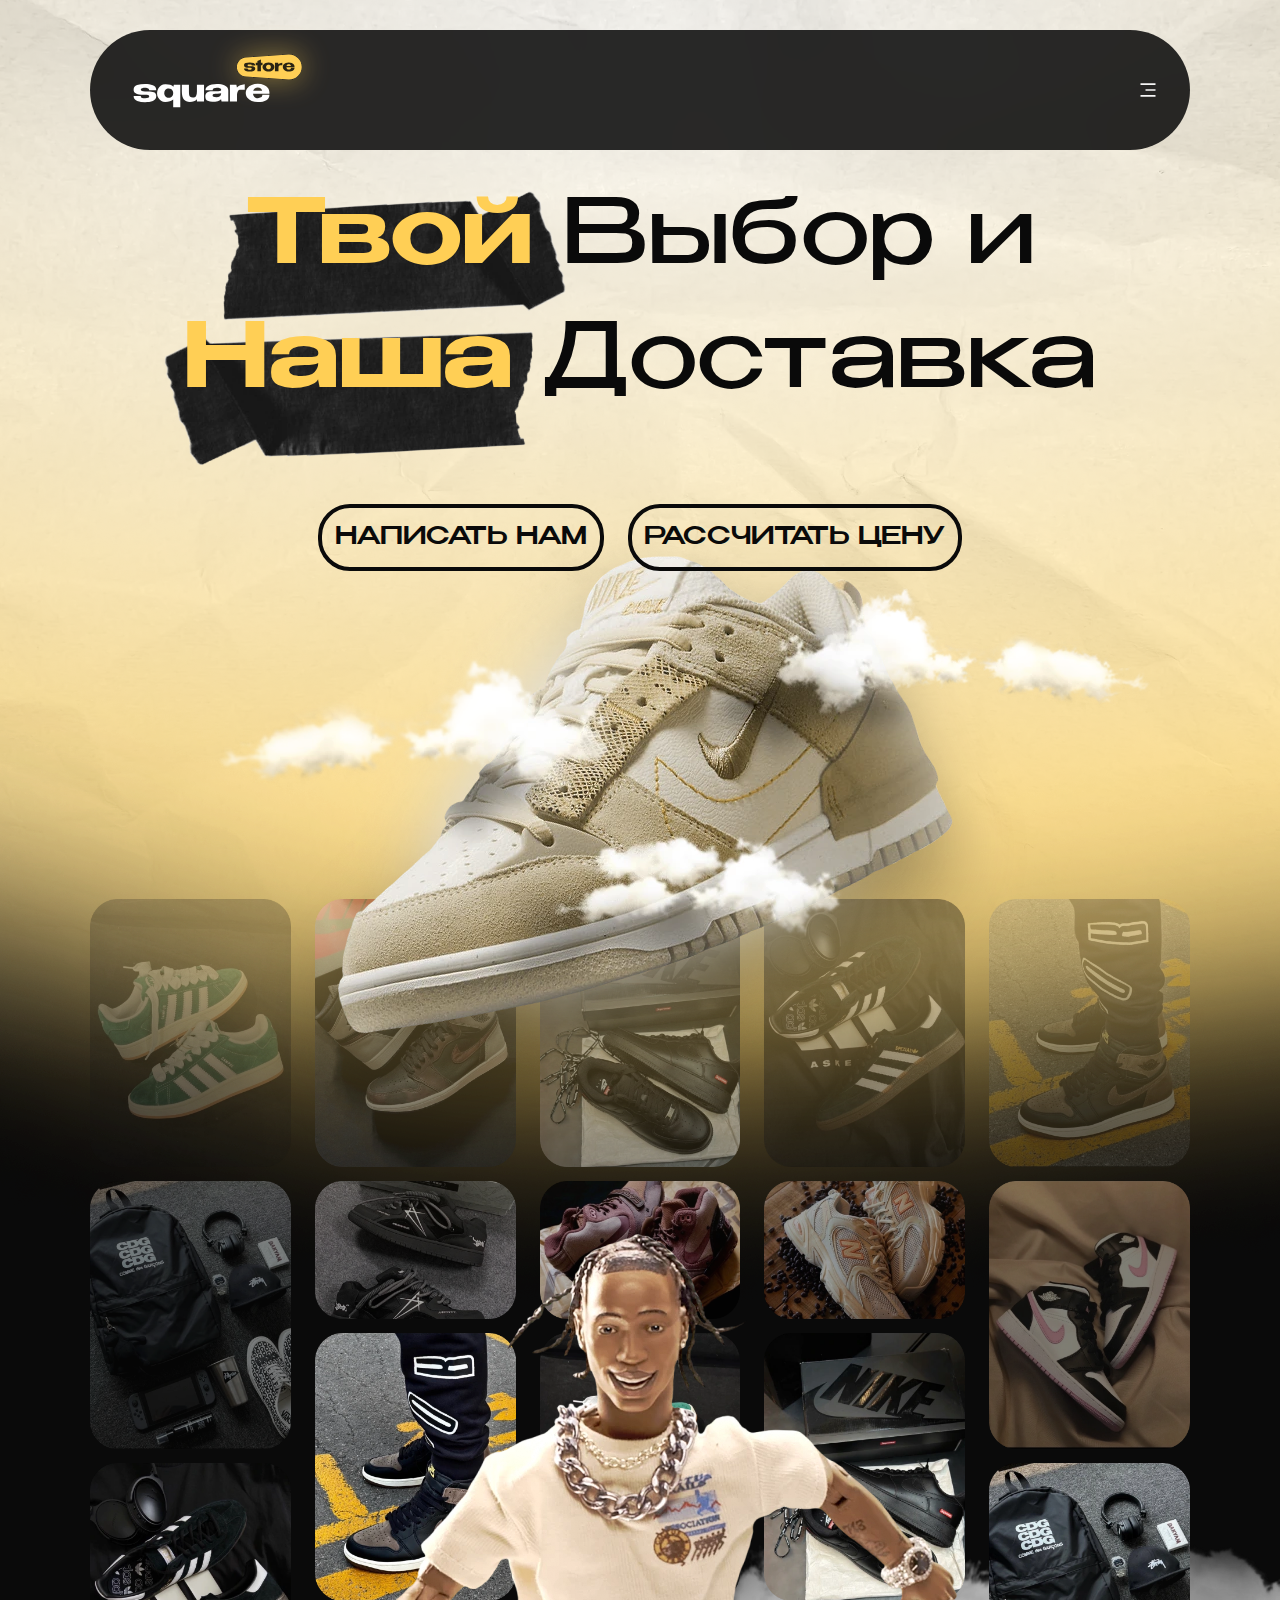
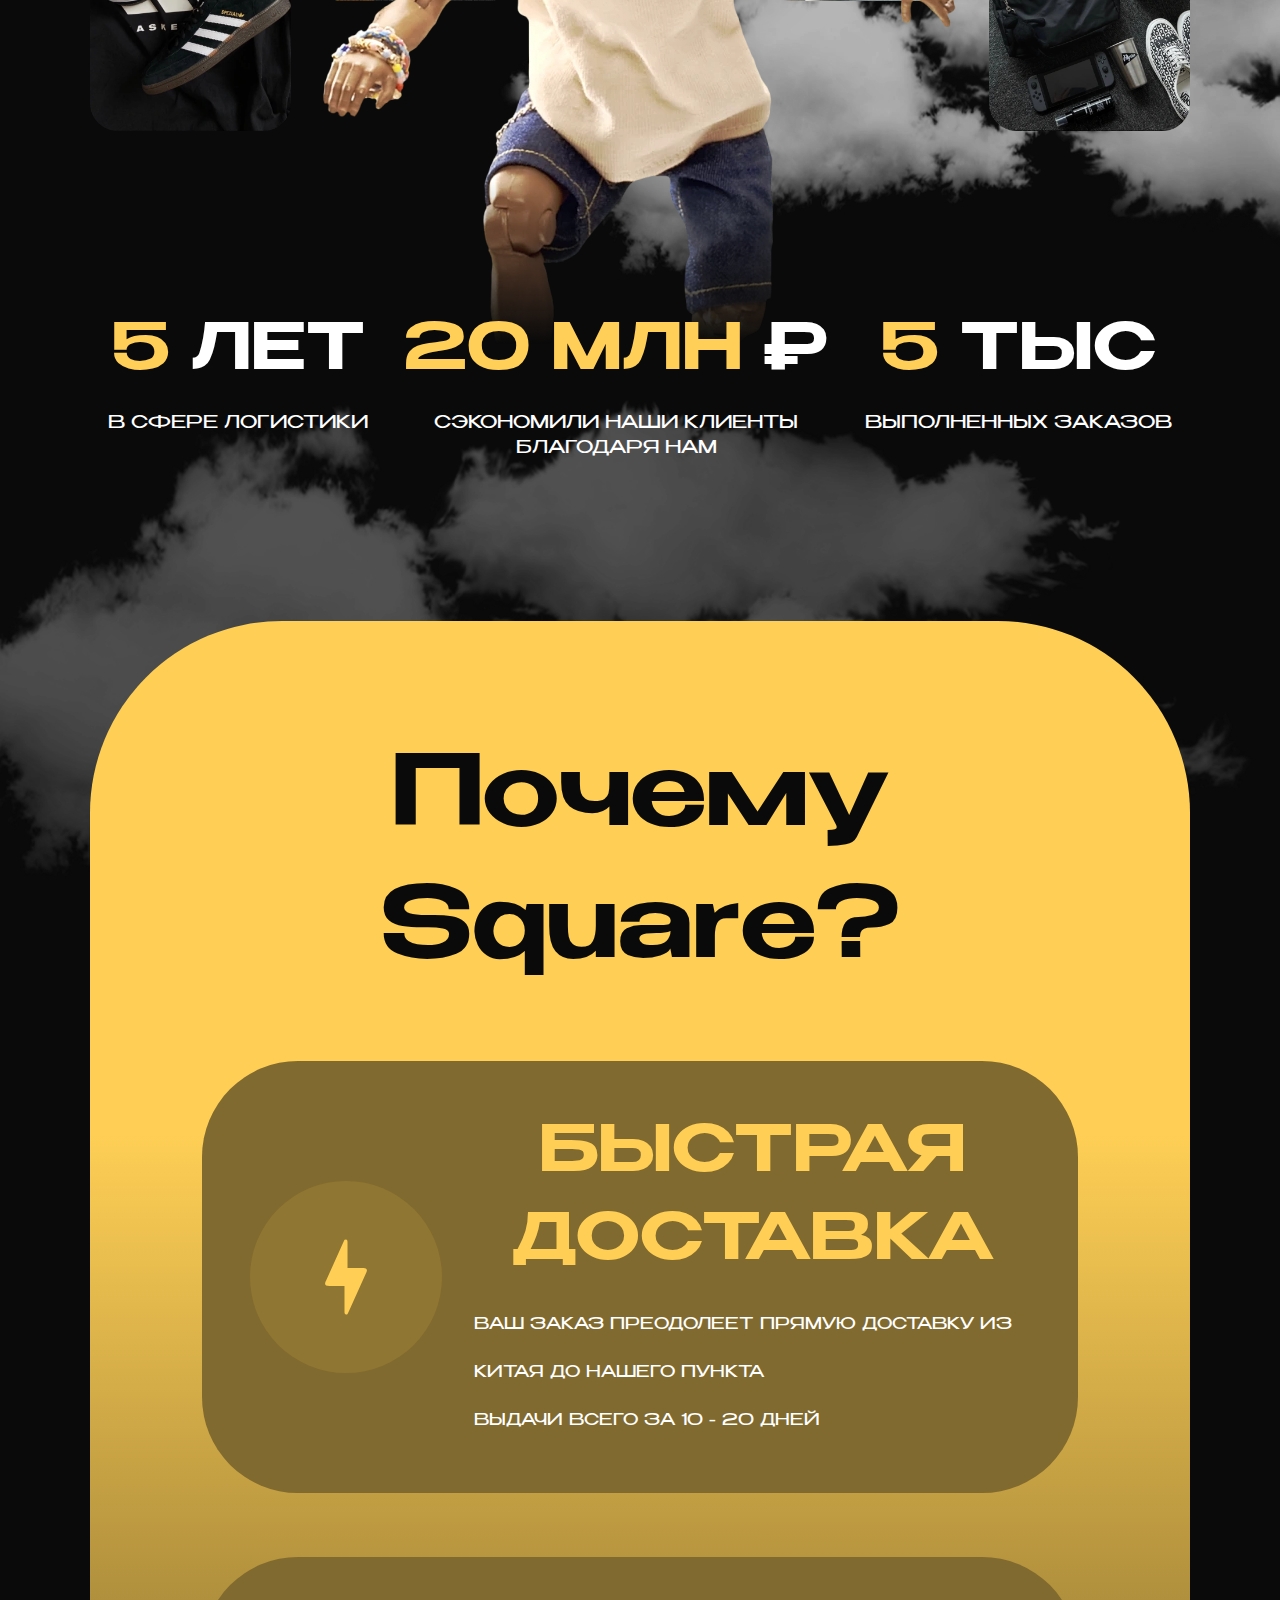
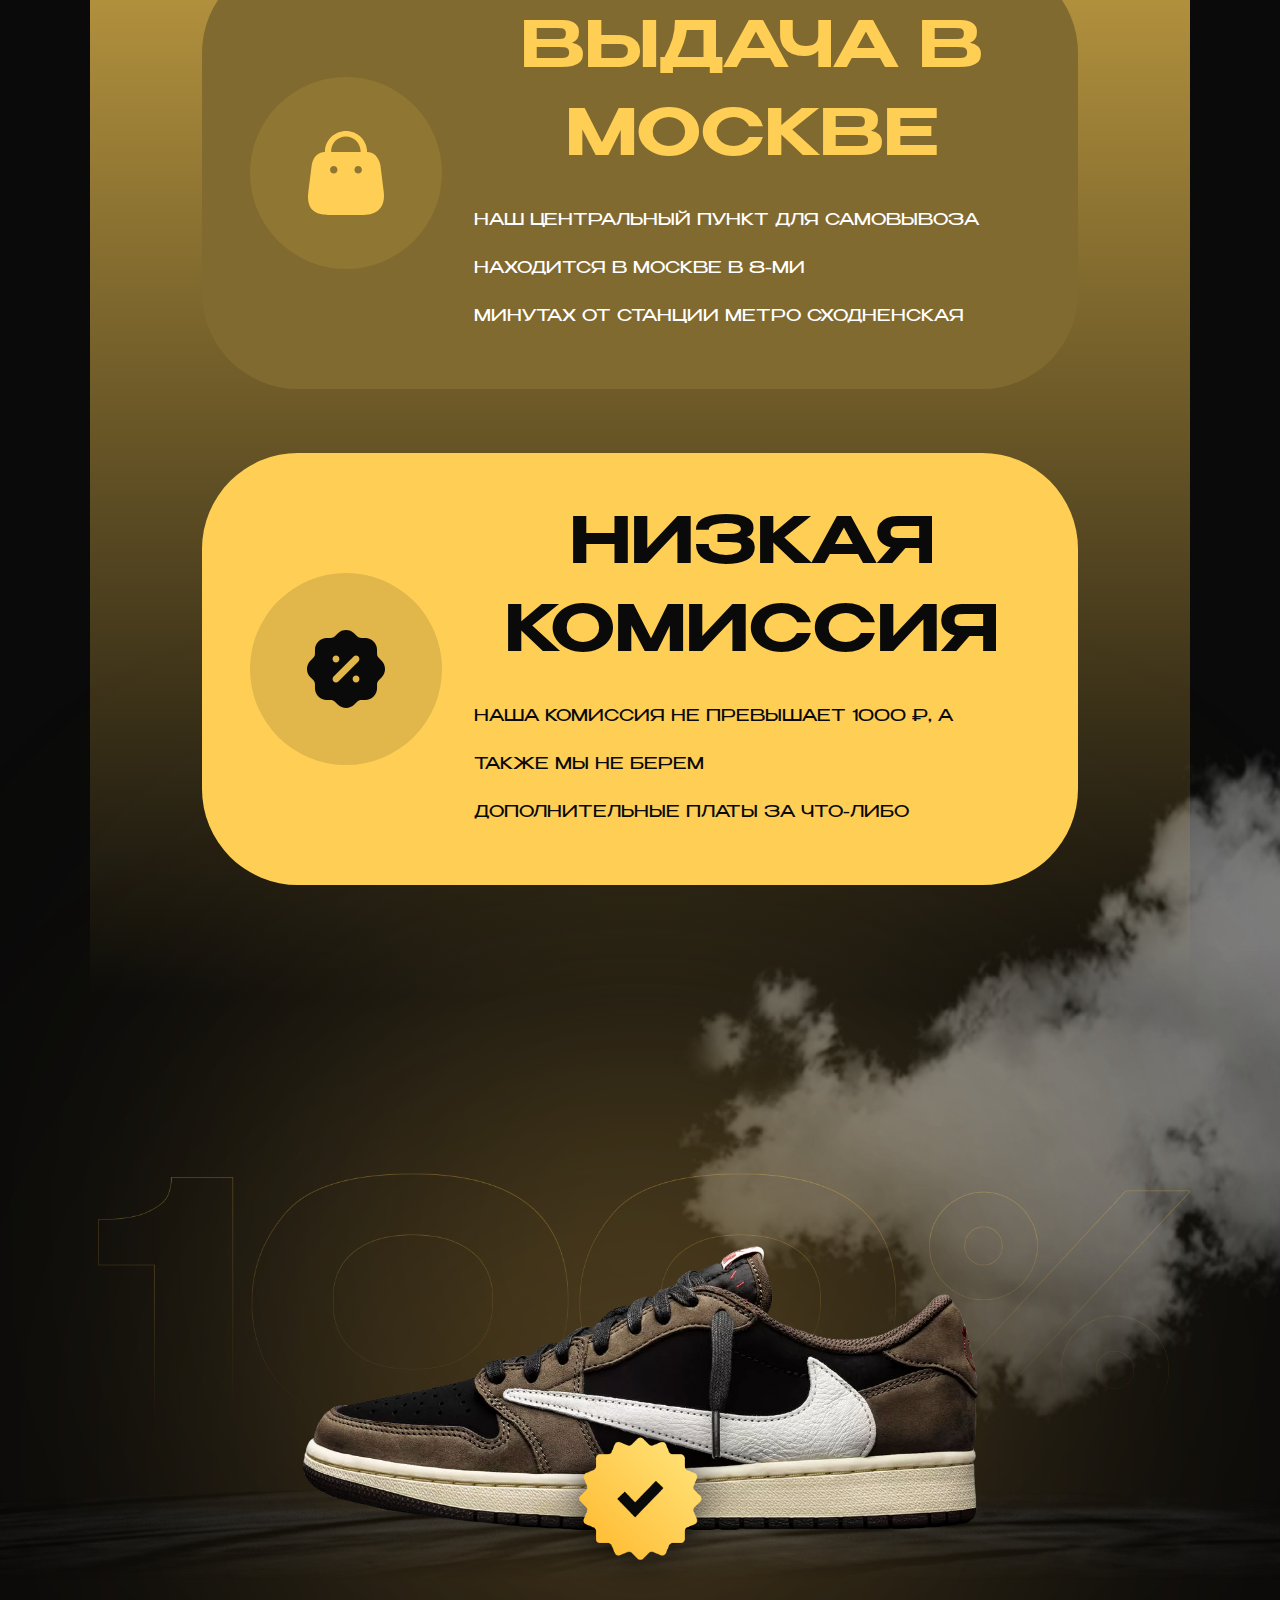
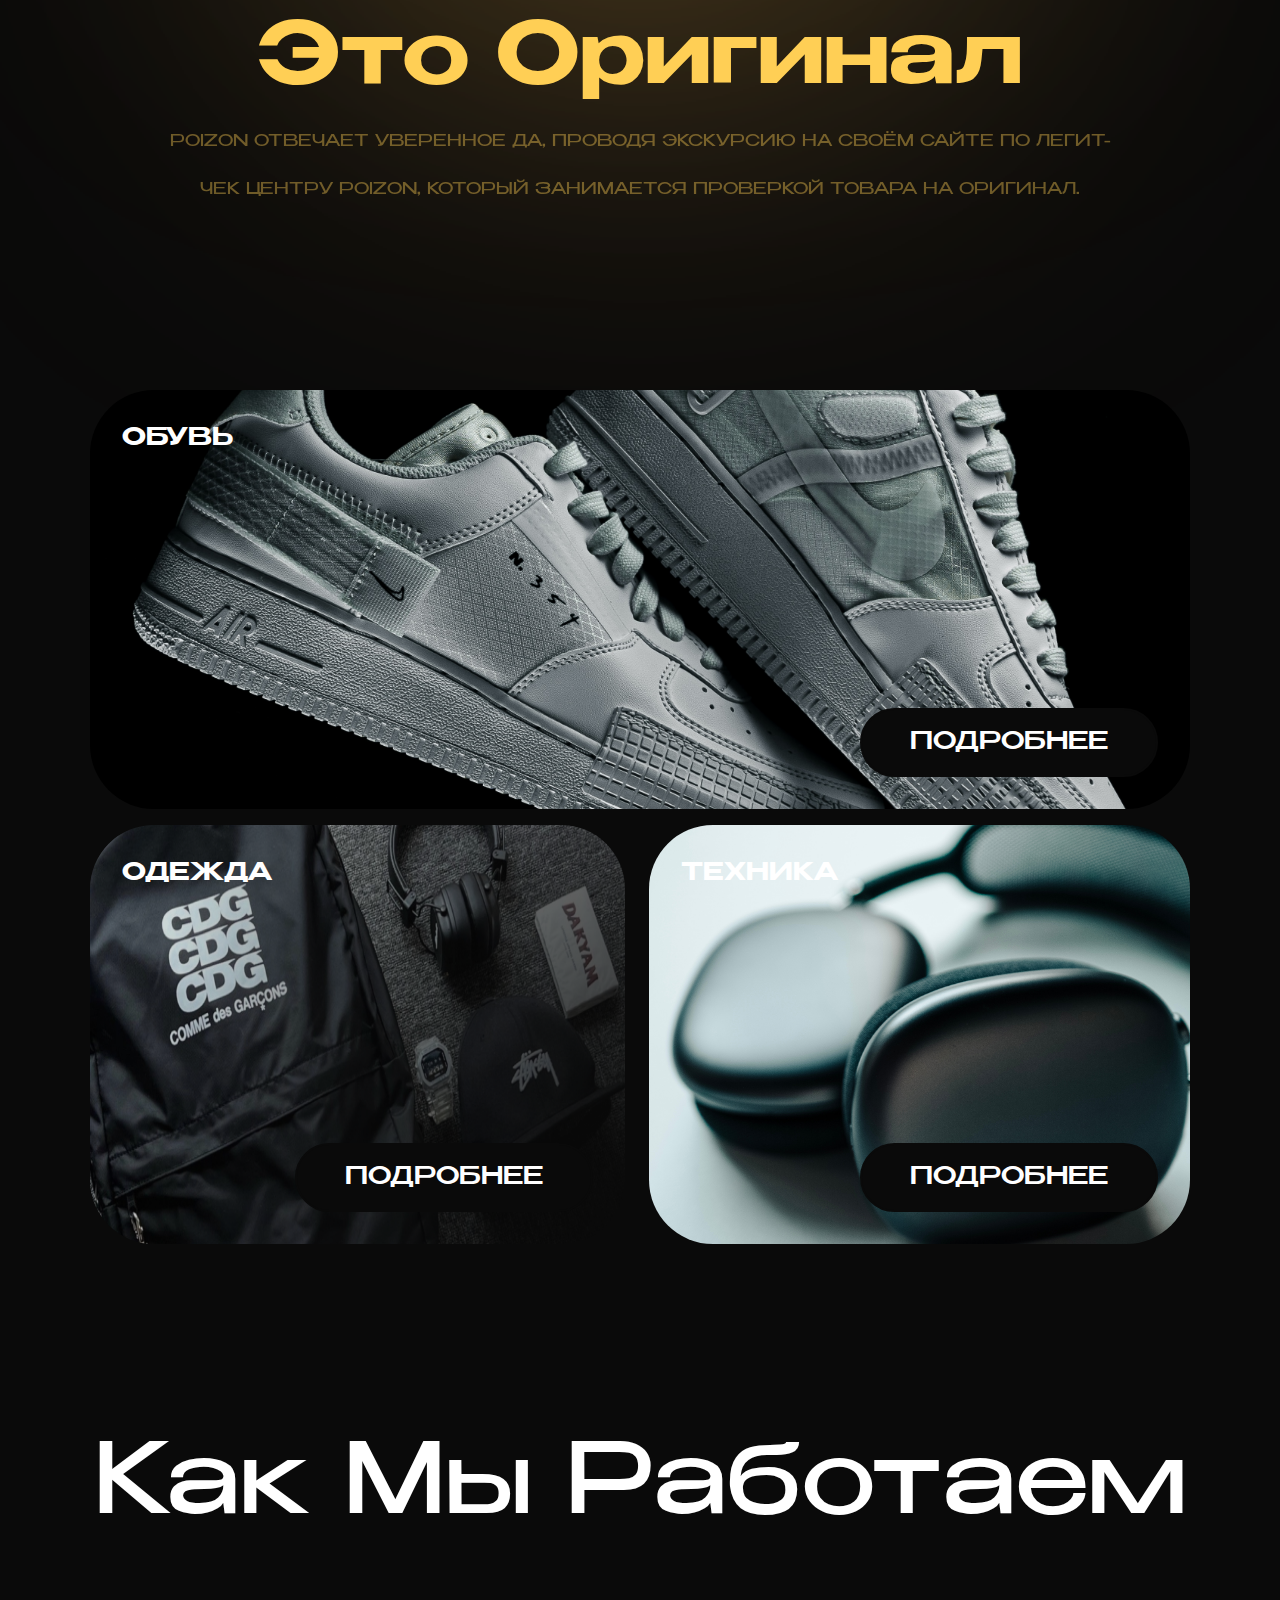
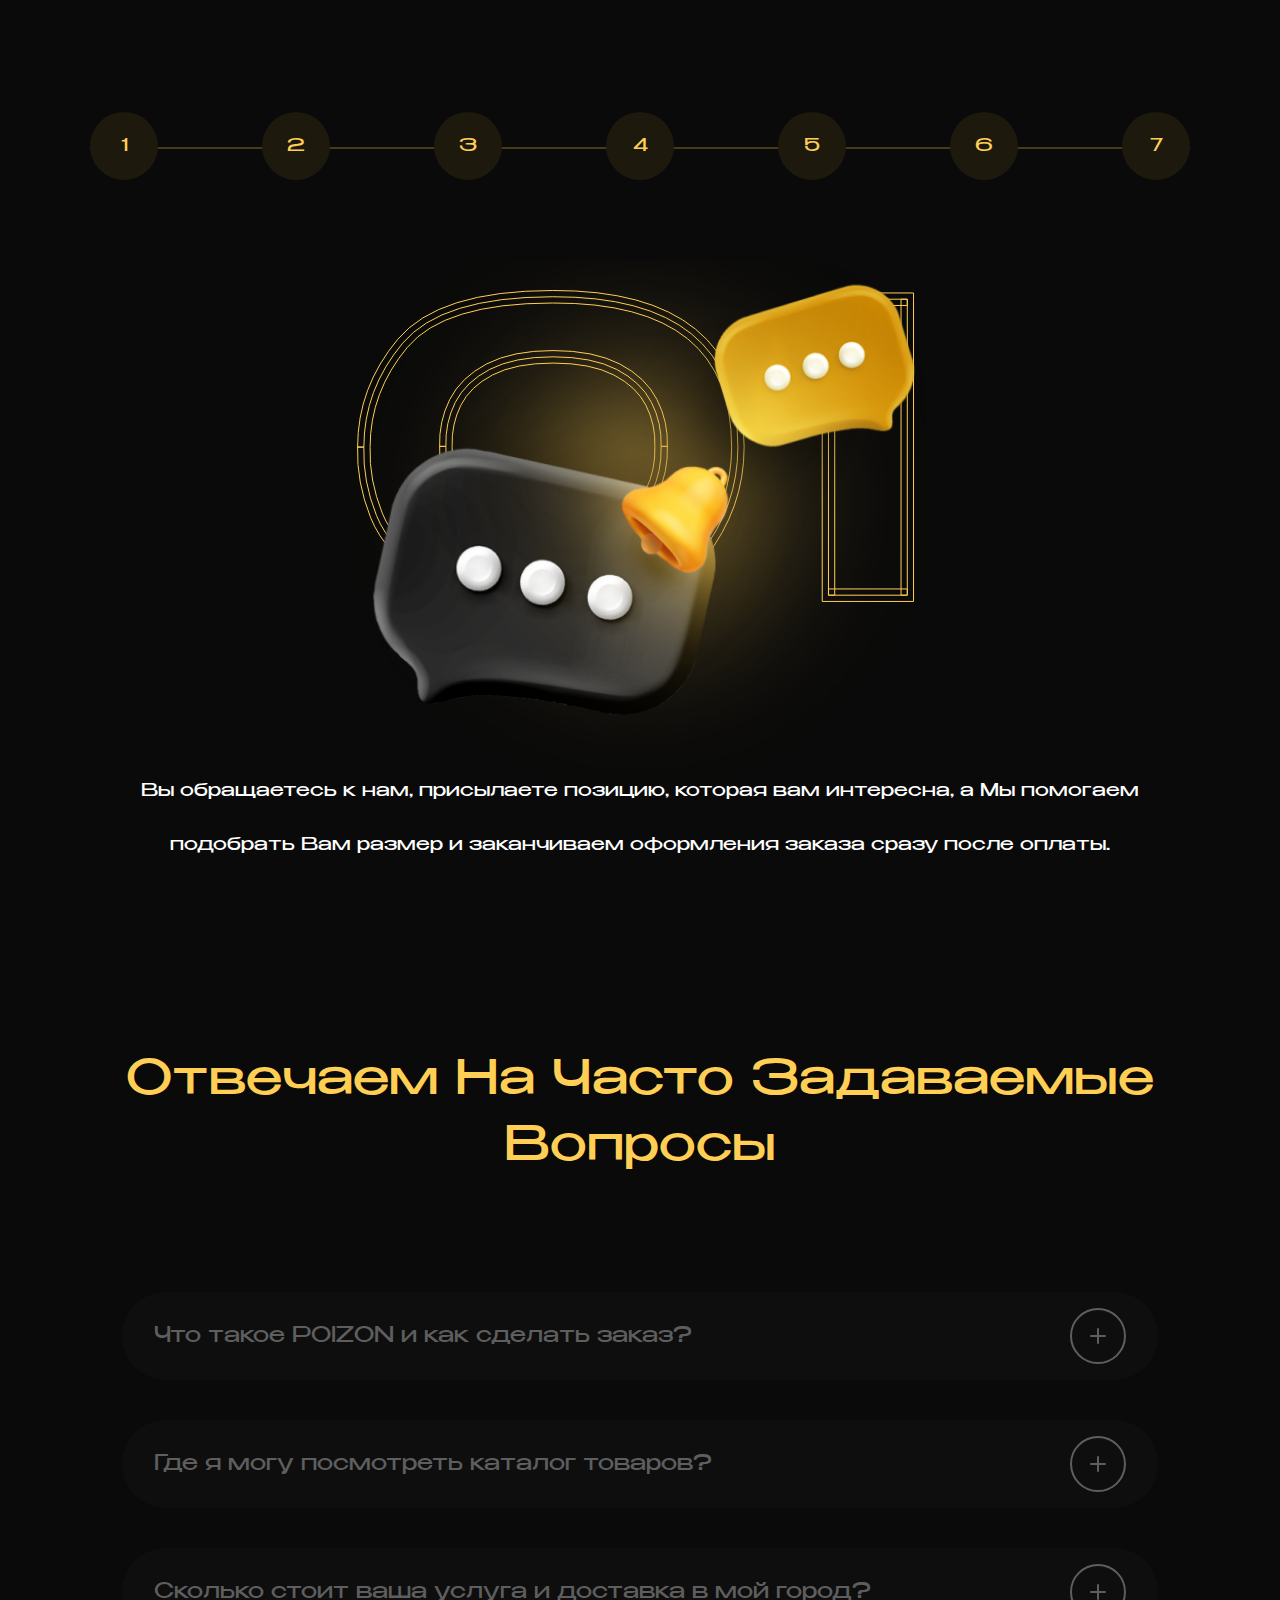
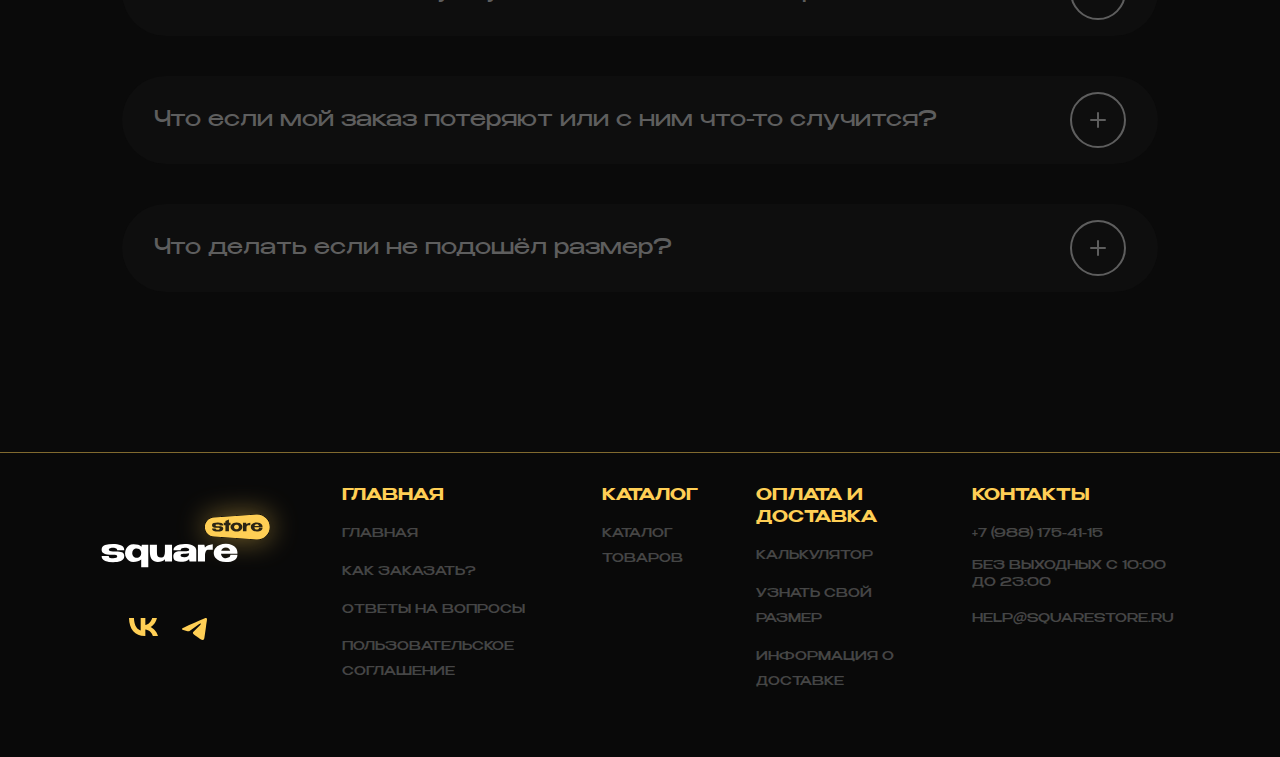
<file: index.html>
<!DOCTYPE html>
<html lang="ru">
<head>
  <meta charset="UTF-8">
  <meta name="viewport" content="width=device-width, initial-scale=1.0">
  <link rel="shortcut icon" href="./assets/img/logo.svg">
  <link rel="stylesheet" href="./assets/css/style.css">
  <title>squarestore</title>
</head>
<body>

  <div class="loader">
    <div class="ring"></div>
  </div>

  <!-- header -->
  <header class="header container">
    <nav class="nav container">

      <a href="./" class="nav__logo">
        <svg xmlns="http://www.w3.org/2000/svg" width="220" height="93" viewBox="0 0 220 104" fill="none">
          <g filter="url(#filter0_d_40_35)">
            <path d="M115.446 46.9664C115.446 41.3001 119.836 36.6028 125.49 36.2211L173.068 33.0083C181.147 32.4628 188 38.869 188 46.9664C188 55.0638 181.147 61.4701 173.068 60.9246L125.49 57.7118C119.836 57.33 115.446 52.6328 115.446 46.9664Z" fill="#FFCF55"/>
          </g>
          <path d="M129.745 46.088C130.075 46.088 130.327 46.0823 130.498 46.0708L131.473 46.0535C132.82 46.0535 133.91 46.2316 134.743 46.5877C135.587 46.9323 136.009 47.6273 136.009 48.6726C136.009 50.0281 135.382 50.9356 134.126 51.3951C132.883 51.8431 131.456 52.0671 129.847 52.0671C128.25 52.0671 126.783 51.8316 125.448 51.3606C124.125 50.8782 123.463 49.9592 123.463 48.6037H127.434C127.434 49.1436 127.668 49.5055 128.136 49.6892C128.603 49.8616 129.174 49.9477 129.847 49.9477C130.612 49.9477 131.177 49.8558 131.542 49.672C131.918 49.4767 132.107 49.1666 132.107 48.7416C132.107 48.3625 131.89 48.127 131.456 48.0351C131.023 47.9317 130.475 47.88 129.813 47.88H129.214C128.176 47.88 127.251 47.8283 126.441 47.7249C125.642 47.6101 124.946 47.3459 124.353 46.9323C123.759 46.5188 123.463 45.8985 123.463 45.0714C123.463 43.7618 124.102 42.906 125.38 42.504C126.669 42.1019 128.153 41.9009 129.83 41.9009C131.416 41.9009 132.843 42.1364 134.109 42.6074C135.376 43.0784 136.009 43.9916 136.009 45.3471L132.072 45.3298C132.072 44.744 131.776 44.3822 131.182 44.2443C130.589 44.1065 130.121 44.0375 129.779 44.0375C129.254 44.0375 128.729 44.1007 128.204 44.2271C127.691 44.3419 127.434 44.6062 127.434 45.0197C127.434 45.7089 128.204 46.065 129.745 46.088Z" fill="#FFCF55"/>
          <path d="M129.745 46.088C130.075 46.088 130.327 46.0823 130.498 46.0708L131.473 46.0535C132.82 46.0535 133.91 46.2316 134.743 46.5877C135.587 46.9323 136.009 47.6273 136.009 48.6726C136.009 50.0281 135.382 50.9356 134.126 51.3951C132.883 51.8431 131.456 52.0671 129.847 52.0671C128.25 52.0671 126.783 51.8316 125.448 51.3606C124.125 50.8782 123.463 49.9592 123.463 48.6037H127.434C127.434 49.1436 127.668 49.5055 128.136 49.6892C128.603 49.8616 129.174 49.9477 129.847 49.9477C130.612 49.9477 131.177 49.8558 131.542 49.672C131.918 49.4767 132.107 49.1666 132.107 48.7416C132.107 48.3625 131.89 48.127 131.456 48.0351C131.023 47.9317 130.475 47.88 129.813 47.88H129.214C128.176 47.88 127.251 47.8283 126.441 47.7249C125.642 47.6101 124.946 47.3459 124.353 46.9323C123.759 46.5188 123.463 45.8985 123.463 45.0714C123.463 43.7618 124.102 42.906 125.38 42.504C126.669 42.1019 128.153 41.9009 129.83 41.9009C131.416 41.9009 132.843 42.1364 134.109 42.6074C135.376 43.0784 136.009 43.9916 136.009 45.3471L132.072 45.3298C132.072 44.744 131.776 44.3822 131.182 44.2443C130.589 44.1065 130.121 44.0375 129.779 44.0375C129.254 44.0375 128.729 44.1007 128.204 44.2271C127.691 44.3419 127.434 44.6062 127.434 45.0197C127.434 45.7089 128.204 46.065 129.745 46.088Z" fill="#0A0A0A" fill-opacity="0.87"/>
          <path d="M142.355 42.28H144.135V44.9852H142.355V51.6708H138.418V44.9852H136.552V42.28H138.418V40.2468L142.355 38.6443V42.28Z" fill="#FFCF55"/>
          <path d="M142.355 42.28H144.135V44.9852H142.355V51.6708H138.418V44.9852H136.552V42.28H138.418V40.2468L142.355 38.6443V42.28Z" fill="#0A0A0A" fill-opacity="0.87"/>
          <path d="M150.898 41.8837C152.131 41.8837 153.243 42.1019 154.236 42.5385C155.229 42.975 156.005 43.5838 156.564 44.3649C157.123 45.1346 157.403 46.0019 157.403 46.9668C157.403 47.9202 157.117 48.7875 156.547 49.5686C155.988 50.3383 155.212 50.9414 154.219 51.3779C153.238 51.8144 152.131 52.0326 150.898 52.0326C149.711 52.0326 148.599 51.8144 147.56 51.3779C146.522 50.9299 145.689 50.321 145.061 49.5514C144.445 48.7703 144.137 47.9087 144.137 46.9668C144.137 46.0133 144.445 45.1518 145.061 44.3822C145.689 43.601 146.516 42.9922 147.543 42.5557C148.582 42.1077 149.7 41.8837 150.898 41.8837ZM150.898 49.5686C151.355 49.5686 151.777 49.471 152.165 49.2757C152.564 49.0804 152.884 48.7875 153.123 48.3969C153.363 47.9949 153.483 47.5182 153.483 46.9668C153.483 46.4154 153.363 45.9444 153.123 45.5539C152.884 45.1518 152.564 44.8531 152.165 44.6578C151.777 44.4626 151.355 44.3649 150.898 44.3649C150.453 44.3649 150.014 44.4683 149.58 44.6751C149.158 44.8704 148.81 45.1633 148.536 45.5539C148.262 45.9444 148.125 46.4154 148.125 46.9668C148.125 47.5182 148.262 47.9891 148.536 48.3797C148.81 48.7703 149.158 49.0689 149.58 49.2757C150.014 49.471 150.453 49.5686 150.898 49.5686Z" fill="#FFCF55"/>
          <path d="M150.898 41.8837C152.131 41.8837 153.243 42.1019 154.236 42.5385C155.229 42.975 156.005 43.5838 156.564 44.3649C157.123 45.1346 157.403 46.0019 157.403 46.9668C157.403 47.9202 157.117 48.7875 156.547 49.5686C155.988 50.3383 155.212 50.9414 154.219 51.3779C153.238 51.8144 152.131 52.0326 150.898 52.0326C149.711 52.0326 148.599 51.8144 147.56 51.3779C146.522 50.9299 145.689 50.321 145.061 49.5514C144.445 48.7703 144.137 47.9087 144.137 46.9668C144.137 46.0133 144.445 45.1518 145.061 44.3822C145.689 43.601 146.516 42.9922 147.543 42.5557C148.582 42.1077 149.7 41.8837 150.898 41.8837ZM150.898 49.5686C151.355 49.5686 151.777 49.471 152.165 49.2757C152.564 49.0804 152.884 48.7875 153.123 48.3969C153.363 47.9949 153.483 47.5182 153.483 46.9668C153.483 46.4154 153.363 45.9444 153.123 45.5539C152.884 45.1518 152.564 44.8531 152.165 44.6578C151.777 44.4626 151.355 44.3649 150.898 44.3649C150.453 44.3649 150.014 44.4683 149.58 44.6751C149.158 44.8704 148.81 45.1633 148.536 45.5539C148.262 45.9444 148.125 46.4154 148.125 46.9668C148.125 47.5182 148.262 47.9891 148.536 48.3797C148.81 48.7703 149.158 49.0689 149.58 49.2757C150.014 49.471 150.453 49.5686 150.898 49.5686Z" fill="#0A0A0A" fill-opacity="0.87"/>
          <path d="M161.936 43.9169C162.849 42.906 164.293 42.2972 166.267 42.0905V45.0886H163.99C163.283 45.0886 162.769 45.3586 162.45 45.8985C162.13 46.4269 161.971 47.1219 161.971 47.9834V51.6708H158.034V42.28H161.611L161.936 43.9169Z" fill="#FFCF55"/>
          <path d="M161.936 43.9169C162.849 42.906 164.293 42.2972 166.267 42.0905V45.0886H163.99C163.283 45.0886 162.769 45.3586 162.45 45.8985C162.13 46.4269 161.971 47.1219 161.971 47.9834V51.6708H158.034V42.28H161.611L161.936 43.9169Z" fill="#0A0A0A" fill-opacity="0.87"/>
          <path d="M179.949 47.3631H170.825C170.905 48.0868 171.174 48.6841 171.63 49.1551C172.098 49.6146 172.731 49.8443 173.53 49.8443C174.18 49.8443 174.757 49.6892 175.259 49.3791C175.772 49.0575 176.029 48.5692 176.029 47.9145H179.949C179.949 49.247 179.378 50.2636 178.237 50.9643C177.107 51.6651 175.533 52.0154 173.513 52.0154C172.269 52.0154 171.139 51.8029 170.124 51.3779C169.108 50.9528 168.304 50.3555 167.71 49.5859C167.117 48.8047 166.82 47.9145 166.82 46.9151C166.82 45.9042 167.111 45.014 167.693 44.2443C168.286 43.4632 169.091 42.8658 170.107 42.4523C171.134 42.0273 172.269 41.8148 173.513 41.8148C174.791 41.8148 175.909 42.0215 176.868 42.4351C177.838 42.8486 178.591 43.4345 179.127 44.1926C179.663 44.9393 179.937 45.8181 179.949 46.8289V46.9151V47.3631ZM173.513 43.9169C172.76 43.9169 172.183 44.0777 171.784 44.3994C171.385 44.721 171.111 45.169 170.962 45.7434H175.926C175.801 45.169 175.55 44.721 175.173 44.3994C174.797 44.0777 174.243 43.9169 173.513 43.9169Z" fill="#FFCF55"/>
          <path d="M179.949 47.3631H170.825C170.905 48.0868 171.174 48.6841 171.63 49.1551C172.098 49.6146 172.731 49.8443 173.53 49.8443C174.18 49.8443 174.757 49.6892 175.259 49.3791C175.772 49.0575 176.029 48.5692 176.029 47.9145H179.949C179.949 49.247 179.378 50.2636 178.237 50.9643C177.107 51.6651 175.533 52.0154 173.513 52.0154C172.269 52.0154 171.139 51.8029 170.124 51.3779C169.108 50.9528 168.304 50.3555 167.71 49.5859C167.117 48.8047 166.82 47.9145 166.82 46.9151C166.82 45.9042 167.111 45.014 167.693 44.2443C168.286 43.4632 169.091 42.8658 170.107 42.4523C171.134 42.0273 172.269 41.8148 173.513 41.8148C174.791 41.8148 175.909 42.0215 176.868 42.4351C177.838 42.8486 178.591 43.4345 179.127 44.1926C179.663 44.9393 179.937 45.8181 179.949 46.8289V46.9151V47.3631ZM173.513 43.9169C172.76 43.9169 172.183 44.0777 171.784 44.3994C171.385 44.721 171.111 45.169 170.962 45.7434H175.926C175.801 45.169 175.55 44.721 175.173 44.3994C174.797 44.0777 174.243 43.9169 173.513 43.9169Z" fill="#0A0A0A" fill-opacity="0.87"/>
          <path d="M12.667 74.3442C13.3343 74.3442 13.8405 74.3328 14.1857 74.3099L16.1531 74.2755C18.8682 74.2755 21.0657 74.6305 22.7454 75.3404C24.4482 76.0274 25.2996 77.4128 25.2996 79.4967C25.2996 82.1989 24.034 84.008 21.5029 84.924C18.9948 85.817 16.1185 86.2636 12.8741 86.2636C9.65272 86.2636 6.69593 85.7941 4.00375 84.8553C1.33458 83.8935 0 82.0615 0 79.3593H8.0075C8.0075 80.4356 8.4792 81.1569 9.42262 81.5233C10.366 81.8668 11.5165 82.0386 12.8741 82.0386C14.4158 82.0386 15.5548 81.8554 16.2911 81.489C17.0504 81.0997 17.4301 80.4814 17.4301 79.6341C17.4301 78.8784 16.9929 78.409 16.1185 78.2258C15.2442 78.0197 14.1397 77.9166 12.8051 77.9166H11.5971C9.50315 77.9166 7.63934 77.8136 6.00562 77.6075C4.39492 77.3785 2.99131 76.8518 1.79478 76.0274C0.598261 75.203 0 73.9664 0 72.3176C0 69.707 1.28856 68.001 3.86569 67.1995C6.46583 66.398 9.45713 65.9972 12.8396 65.9972C16.038 65.9972 18.9143 66.4667 21.4684 67.4056C24.0225 68.3445 25.2996 70.165 25.2996 72.8672L17.3611 72.8328C17.3611 71.665 16.7628 70.9436 15.5663 70.6688C14.3698 70.394 13.4264 70.2566 12.7361 70.2566C11.6776 70.2566 10.6191 70.3826 9.56068 70.6345C8.52522 70.8635 8.0075 71.3902 8.0075 72.2146C8.0075 73.5885 9.56068 74.2984 12.667 74.3442Z" fill="white"/>
          <path d="M44.9289 66.7529H52.1771V92H44.2386V83.4126C42.2828 85.1987 39.3145 86.0918 35.3337 86.0918C33.585 86.0918 32.0203 85.6453 30.6397 84.7522C29.2591 83.8362 28.1776 82.6454 27.3953 81.1798C26.6359 79.7142 26.2333 78.1685 26.1872 76.5426V76.3022C26.2102 74.4244 26.6129 72.7298 27.3953 71.2184C28.1776 69.707 29.2476 68.5162 30.6052 67.646C31.9858 66.7758 33.562 66.3407 35.3337 66.3407C39.4986 66.2491 42.5474 67.1422 44.4802 69.02L44.9289 66.7529ZM39.3375 81.4203C40.7871 81.4203 41.9606 80.9394 42.858 79.9776C43.7784 79.0158 44.2386 77.7334 44.2386 76.1304V76.0617C44.2386 75.1686 44.02 74.3328 43.5828 73.5542C43.1687 72.7527 42.5819 72.123 41.8226 71.665C41.0863 71.1841 40.2579 70.9436 39.3375 70.9436C37.7038 70.9436 36.4497 71.4589 35.5753 72.4893C34.701 73.4969 34.2408 74.7908 34.1947 76.3709C34.2408 77.8136 34.701 79.0158 35.5753 79.9776C36.4497 80.9394 37.7038 81.4203 39.3375 81.4203Z" fill="white"/>
          <path d="M70.7804 66.7529H78.7189V85.4735H70.7804V83.1378C69.0317 85.1072 66.374 86.0918 62.8075 86.0918C59.9772 86.0918 57.7798 85.1873 56.2151 83.3782C54.6734 81.5691 53.9026 78.6036 53.9026 74.4816V66.7529H61.841V74.3786C61.841 75.8213 61.9216 77.0006 62.0827 77.9166C62.2437 78.8326 62.6349 79.5997 63.2562 80.218C63.8774 80.8363 64.8439 81.1455 66.1554 81.1455C67.9732 81.1455 69.1928 80.5272 69.814 79.2906C70.4583 78.0311 70.7804 76.3938 70.7804 74.3786V66.7529Z" fill="white"/>
          <path d="M93.0594 65.9286C96.3498 65.9286 99.3066 66.4781 101.93 67.5773C104.553 68.6765 105.864 70.6116 105.864 73.3824V85.4735H98.3402L97.7534 83.0347V82.863C97.1782 83.8935 95.9587 84.6492 94.0948 85.1301C92.254 85.6109 90.2407 85.8514 88.0547 85.8514C86.3059 85.8514 84.5572 85.4735 82.8084 84.7179C81.0597 83.9393 80.1853 82.3248 80.1853 79.8745C80.1853 76.0045 82.7279 74.0694 87.8131 74.0694C91.0805 74.0694 93.3585 74.0465 94.6471 74.0007C95.9357 73.932 96.787 73.8175 97.2012 73.6572C97.6154 73.474 97.834 73.1534 97.857 72.6954V72.2489C97.834 71.4932 97.3278 70.9436 96.3383 70.6001C95.3719 70.2337 94.2674 70.0505 93.0249 70.0505C91.7363 70.0734 90.6318 70.3139 89.7114 70.7719C88.814 71.2299 88.3653 71.9283 88.3653 72.8672H80.3924C80.3924 71.1268 81.0827 69.7414 82.4633 68.7109C83.8439 67.6575 85.4891 66.9361 87.3989 66.5468C89.3318 66.1346 91.2186 65.9286 93.0594 65.9286ZM92.5417 80.8363C94.2444 80.8363 95.533 80.4585 96.4074 79.7028C97.2817 78.9471 97.7534 77.9853 97.8225 76.8174V76.3365C96.9481 76.7029 95.556 76.8861 93.6461 76.8861C91.6673 76.8861 90.2752 77.0235 89.4698 77.2983C88.6875 77.5731 88.2848 78.0769 88.2618 78.8097C88.3308 79.4967 88.6875 80.0119 89.3318 80.3554C89.9991 80.676 91.069 80.8363 92.5417 80.8363Z" fill="white"/>
          <path d="M115.533 70.0162C117.374 68.001 120.285 66.7873 124.266 66.3751V72.3519H119.675C118.248 72.3519 117.213 72.8901 116.569 73.9664C115.924 75.0198 115.602 76.4052 115.602 78.1227V85.4735H107.664V66.7529H114.878L115.533 70.0162Z" fill="white"/>
          <path d="M151.854 76.8861H133.458C133.619 78.3288 134.159 79.5196 135.08 80.4585C136.023 81.3745 137.3 81.8325 138.911 81.8325C140.223 81.8325 141.385 81.5233 142.397 80.905C143.433 80.2638 143.95 79.2906 143.95 77.9853H151.854C151.854 80.6417 150.704 82.6683 148.403 84.0652C146.125 85.4621 142.949 86.1605 138.877 86.1605C136.368 86.1605 134.09 85.7369 132.043 84.8896C129.995 84.0423 128.372 82.8515 127.176 81.3172C125.979 79.76 125.381 77.9853 125.381 75.993C125.381 73.9778 125.968 72.2031 127.141 70.6688C128.338 69.1116 129.96 67.9208 132.008 67.0964C134.079 66.2491 136.368 65.8255 138.877 65.8255C141.454 65.8255 143.709 66.2377 145.641 67.0621C147.597 67.8865 149.116 69.0544 150.197 70.5658C151.279 72.0543 151.831 73.8061 151.854 75.8213V75.993V76.8861ZM138.877 70.0162C137.358 70.0162 136.196 70.3368 135.391 70.978C134.585 71.6192 134.033 72.5122 133.734 73.6572H143.743C143.49 72.5122 142.984 71.6192 142.225 70.978C141.465 70.3368 140.349 70.0162 138.877 70.0162Z" fill="white"/>
          <defs>
            <filter id="filter0_d_40_35" x="83.4456" y="0.975891" width="136.554" height="91.9811" filterUnits="userSpaceOnUse" color-interpolation-filters="sRGB">
              <feFlood flood-opacity="0" result="BackgroundImageFix"/>
              <feColorMatrix in="SourceAlpha" type="matrix" values="0 0 0 0 0 0 0 0 0 0 0 0 0 0 0 0 0 0 127 0" result="hardAlpha"/>
              <feOffset/>
              <feGaussianBlur stdDeviation="16"/>
              <feComposite in2="hardAlpha" operator="out"/>
              <feColorMatrix type="matrix" values="0 0 0 0 1 0 0 0 0 0.811765 0 0 0 0 0.333333 0 0 0 0.5 0"/>
              <feBlend mode="normal" in2="BackgroundImageFix" result="effect1_dropShadow_40_35"/>
              <feBlend mode="normal" in="SourceGraphic" in2="effect1_dropShadow_40_35" result="shape"/>
            </filter>
          </defs>
        </svg>
      </a>

      <div class="nav__menu" id="nav-menu">
        <ul class="nav__list">
          <li class="nav__item">
            <a class="nav__link" href="./">Главная</a>
          </li>
          <li class="nav__item">
            <a class="nav__link" href="#works">Как заказать?</a>
          </li>
          <li class="nav__item">
            <a class="nav__link" href="./calc">Калькулятор</a>
          </li>
          <li class="nav__item">
            <a class="nav__link" href="#faq">FAQ</a>
          </li>
          <div class="nav__buttns-mob">
            <div class="nav__social-vk">
              <a target="_blank" href="https://vk.com/erauqss">
                <svg xmlns="http://www.w3.org/2000/svg" width="44" height="44" viewBox="0 0 44 44" fill="none">
                  <circle opacity="0.12" cx="22" cy="22" r="22"/>
                  <path d="M22.8038 27.5C16.6539 27.5 13.1462 23.3709 13 16.5H16.0806C16.1818 21.543 18.4528 23.6792 20.2517 24.1196V16.5H23.1525V20.8493C24.9289 20.6622 26.795 18.6802 27.4246 16.5H30.3253C29.8419 19.1867 27.8181 21.1687 26.379 21.9835C27.8181 22.6441 30.123 24.3729 31 27.5H27.8069C27.1211 25.4079 25.4123 23.7893 23.1525 23.5691V27.5H22.8038Z" fill="#FFCF55"/>
                </svg>
              </a>
            </div>
            <div class="nav__social-tg">
              <a target="_blank" href="https://t.me/erauqss">
                <svg xmlns="http://www.w3.org/2000/svg" width="44" height="44" viewBox="0 0 44 44" fill="none">
                  <circle opacity="0.12" cx="22" cy="22" r="22" fill="#FFCF55"/>
                  <path d="M28.0507 14.6324C28.0507 14.6324 29.6233 13.9831 29.4922 15.56C29.4486 16.2093 29.0554 18.4818 28.7496 20.9398L27.7012 28.2211C27.7012 28.2211 27.6139 29.2878 26.8275 29.4733C26.0412 29.6588 24.8618 28.824 24.6433 28.6385C24.4686 28.4994 21.367 26.4123 20.2749 25.392C19.9691 25.1138 19.6196 24.5572 20.3186 23.908L24.9054 19.2702C25.4296 18.7137 25.9538 17.4151 23.7696 18.9919L17.6539 23.3978C17.6539 23.3978 16.9549 23.8616 15.6444 23.4442L12.805 22.5166C12.805 22.5166 11.7565 21.821 13.5476 21.1253C17.916 18.9455 23.2891 16.7194 28.0507 14.6324Z" fill="#FFCF55"/>
                </svg>
              </a>
            </div>
          </div>
        </ul>

        <div class="nav__close" id="nav-close">
          <svg xmlns="http://www.w3.org/2000/svg" viewBox="0 0 24 24"><path d="M12.0007 10.5865L16.9504 5.63672L18.3646 7.05093L13.4149 12.0007L18.3646 16.9504L16.9504 18.3646L12.0007 13.4149L7.05093 18.3646L5.63672 16.9504L10.5865 12.0007L5.63672 7.05093L7.05093 5.63672L12.0007 10.5865Z" fill="rgba(255,255,255,1)"></path></svg>
        </div>
      </div>

      <div class="nav__buttns">
        <a href="tel:+79881754115" class="btn">
          связь с нами
        </a>
        <div class="nav__social-vk">
          <a target="_blank" href="https://vk.com/erauqss">
            <svg xmlns="http://www.w3.org/2000/svg" width="44" height="44" viewBox="0 0 44 44" fill="none">
              <circle opacity="0.12" cx="22" cy="22" r="22"/>
              <path d="M22.8038 27.5C16.6539 27.5 13.1462 23.3709 13 16.5H16.0806C16.1818 21.543 18.4528 23.6792 20.2517 24.1196V16.5H23.1525V20.8493C24.9289 20.6622 26.795 18.6802 27.4246 16.5H30.3253C29.8419 19.1867 27.8181 21.1687 26.379 21.9835C27.8181 22.6441 30.123 24.3729 31 27.5H27.8069C27.1211 25.4079 25.4123 23.7893 23.1525 23.5691V27.5H22.8038Z" fill="#FFCF55"/>
            </svg>
          </a>
        </div>
        <div class="nav__social-tg">
          <a target="_blank" href="https://t.me/erauqss">
            <svg xmlns="http://www.w3.org/2000/svg" width="44" height="44" viewBox="0 0 44 44" fill="none">
              <circle opacity="0.12" cx="22" cy="22" r="22" fill="#FFCF55"/>
              <path d="M28.0507 14.6324C28.0507 14.6324 29.6233 13.9831 29.4922 15.56C29.4486 16.2093 29.0554 18.4818 28.7496 20.9398L27.7012 28.2211C27.7012 28.2211 27.6139 29.2878 26.8275 29.4733C26.0412 29.6588 24.8618 28.824 24.6433 28.6385C24.4686 28.4994 21.367 26.4123 20.2749 25.392C19.9691 25.1138 19.6196 24.5572 20.3186 23.908L24.9054 19.2702C25.4296 18.7137 25.9538 17.4151 23.7696 18.9919L17.6539 23.3978C17.6539 23.3978 16.9549 23.8616 15.6444 23.4442L12.805 22.5166C12.805 22.5166 11.7565 21.821 13.5476 21.1253C17.916 18.9455 23.2891 16.7194 28.0507 14.6324Z" fill="#FFCF55"/>
            </svg>
          </a>
        </div>
      </div>
      <div class="nav__toggle" id="nav-toggle">
        <svg xmlns="http://www.w3.org/2000/svg" viewBox="0 0 24 24"><path d="M3 4H21V6H3V4ZM9 11H21V13H9V11ZM3 18H21V20H3V18Z" fill="rgba(246,246,246,1)"></path></svg>
      </div>
    </nav>
  </header>

  <!-- home -->
  <section class="home section" id="home">
    <div class="home__container container grid">
      <div class="home__data">
        <h1 class="home__title">
          <span class="home__title-effect__lenta-1">
            Твой
            <img class="home__title-effect__img-1" src="./assets/img/home__lenta-1.webp" loading="lazy" alt="loading" />   
          </span>          
          Выбор и <br />
          <span class="home__title-effect__lenta-2">
            Наша
            <img class="home__title-effect__img-2" src="./assets/img/home__lenta-2.webp" loading="lazy" alt="loading" />
          </span> 
          
          Доставка
        </h1>
        
        <div class="home__buttns">
          <a class="home__btn" target="_blank" href="https://t.me/squarestore_m">написать нам</a>
          <a class="home__btn" href="./calc">рассчитать цену</a>
        </div>

        <img class="home__img" src="./assets/img/home.webp" loading="lazy" alt="loading" />
      </div>
    </div>
  </section>

  <!-- gallery -->
  <section class="gallery section" id="gallery">
    <div class="gallery__container container grid">
      <img class="gallery__img-1" src="./assets/img/gallery__columns-1.webp" loading="lazy" />
      <img class="gallery__img-2" src="./assets/img/gallery__columns-2.webp" loading="lazy" />
      <img class="gallery__img-3" src="./assets/img/gallery__columns-3.webp" loading="lazy" />
      <img class="gallery__img-4" src="./assets/img/gallery__columns-4.webp" loading="lazy" />
      <img class="gallery__img-5" src="./assets/img/gallery__columns-5.webp" loading="lazy" />
    </div>
    
    <img class="gallery__img" src="./assets/img/gallery__man.webp" alt="loading" loading="lazy" />
    <img class="gallery__effect" src="./assets/img/gallery__effect.webp" alt="loading"loading="lazy"  />
  </section>

  <!-- about -->
  <section class="about section" id="about">
    <div class="about_container container grid">
      <img class="about__effect" src="./assets/img/about__effect.webp" alt="loading" loading="lazy" />
      <div class="about__stats">
        <article class="about__stat-card" id="about-card">
          <h1 class="about__stats-title">
            <span class="about__stats-span">5</span> лет
          </h1>
          <p class="about__stats-desc">
            в сфере логистики
          </p>
        </article>
        <article class="about__stat-card">
          <h1 class="about__stats-title">
            <span class="about__stats-span">20 mлн</span> ₽
          </h1>
          <p class="about__stats-desc">
            сэкономили наши клиенты <br />
            благодаря нам
          </p>
        </article>
        <article class="about__stat-card">
          <h1 class="about__stats-title">
            <span class="about__stats-span">5</span> тыс
          </h1>
          <p class="about__stats-desc">
            выполненных заказов 
          </p>
        </article>
      </div>
      
      <div class="about__data">
        <h1 class="about__title">
          почему Square?
        </h1>

        <article class="about__card about__card-container grid">
          <svg class="about__card-icon" xmlns="http://www.w3.org/2000/svg" width="192" height="192" viewBox="0 0 192 192" fill="none">
            <circle opacity="0.12" cx="96" cy="96.0002" r="96" fill="#FFCF55"/>
            <path d="M95.2019 131.072C95.2019 131.071 95.2044 131.067 95.2094 131.06C95.2044 131.068 95.2019 131.072 95.2019 131.072ZM97.5198 131.57C97.5197 131.57 97.5189 131.566 97.5177 131.556C97.5194 131.565 97.52 131.57 97.5198 131.57ZM94.4803 60.4308C94.4804 60.4305 94.4812 60.4349 94.4824 60.4444C94.4808 60.4357 94.4802 60.431 94.4803 60.4308ZM96.7982 60.9287C96.7982 60.929 96.7957 60.9331 96.7907 60.9403C96.7957 60.9321 96.7982 60.9285 96.7982 60.9287ZM79.0945 104.9H94.5001V130.673L94.5 130.74C94.4999 131.136 94.4998 131.547 94.5331 131.861C94.5499 132.019 94.5872 132.296 94.7113 132.577C94.8491 132.889 95.1913 133.399 95.8825 133.548C96.5737 133.696 97.0951 133.372 97.3489 133.144C97.5775 132.939 97.7254 132.701 97.8057 132.564C97.965 132.291 98.1336 131.916 98.2958 131.556L98.3236 131.494L116.097 92.0377L116.134 91.9553C116.388 91.3921 116.643 90.8269 116.78 90.3431C116.931 89.81 117.048 89.0103 116.552 88.2432C116.057 87.4762 115.279 87.2549 114.731 87.1736C114.234 87.0999 113.614 87.1 112.996 87.1002C112.966 87.1002 112.936 87.1002 112.906 87.1002H97.5001V61.3277C97.5001 61.3052 97.5001 61.2827 97.5001 61.2601C97.5002 60.865 97.5003 60.454 97.467 60.14C97.4502 59.9817 97.413 59.7043 97.2888 59.4233C97.151 59.1113 96.8089 58.6015 96.1176 58.453C95.4264 58.3045 94.905 58.6288 94.6512 58.8567C94.4227 59.0619 94.2747 59.2995 94.1944 59.4369C94.0351 59.7095 93.8664 60.0843 93.7043 60.4447C93.695 60.4653 93.6857 60.4858 93.6765 60.5062L75.9033 99.9628C75.891 99.9902 75.8786 100.018 75.8662 100.045C75.6123 100.608 75.3575 101.174 75.2204 101.657C75.0694 102.191 74.9519 102.99 75.4476 103.757C75.9434 104.524 76.7208 104.746 77.2689 104.827C77.7663 104.901 78.3864 104.9 79.0042 104.9L79.0945 104.9ZM96.3731 87.0993C96.3735 87.0993 96.3742 87.0993 96.3752 87.0994L96.3731 87.0993ZM94.8071 61.0155L95.0442 61.1223L94.8071 61.0155Z" />
          </svg>

          <div>
            <h1 class="about__title-sub">
              БЫСТРАЯ ДОСТАВКА
            </h1>
            <p class="about__desc">
              ВАШ ЗАКАЗ ПРЕОДОЛЕЕТ ПРЯМУЮ ДОСТАВКУ ИЗ КИТАЯ ДО НАШЕГО ПУНКТА <br />
              ВЫДАЧИ ВСЕГО ЗА 10 - 20 ДНЕЙ
            </p>
          </div>          
        </article>

        <article class="about__card about__card-container grid">
          <svg class="about__card-icon" xmlns="http://www.w3.org/2000/svg" width="192" height="192" viewBox="0 0 192 192" fill="none">
            <circle opacity="0.12" cx="96" cy="96" r="96" fill="#FFCF55"/>
            <path fill-rule="evenodd" clip-rule="evenodd" d="M117.001 74.0522C117.014 74.3779 116.951 74.7023 116.817 75H117.476C122.812 75 128.41 78.8205 130.387 88.1043L133.634 114.122C136.022 131.085 126.432 138 113.558 138H78.556C65.6448 138 55.7562 133.224 58.4429 114.122L61.7267 88.1043C63.4059 78.5531 69.1898 75 74.6006 75H74.9306C74.875 74.6865 74.875 74.3657 74.9306 74.0522C75.4028 62.8448 84.7055 54 96.0209 54C107.336 54 116.639 62.8448 117.111 74.0522H117.001ZM110.565 74.0522C110.569 74.3764 110.632 74.6974 110.749 75H81.1455C81.2012 74.6865 81.2012 74.3657 81.1455 74.0522C81.1455 65.9987 87.7314 59.47 95.8554 59.47C103.979 59.47 110.565 65.9987 110.565 74.0522ZM83.7431 96.6242C81.6822 96.6242 80.0115 94.9137 80.0115 92.8037C80.0115 90.6937 81.6822 88.9832 83.7431 88.9832C85.804 88.9832 87.4746 90.6937 87.4746 92.8037C87.4746 94.9137 85.804 96.6242 83.7431 96.6242ZM104.453 92.8037C104.453 94.9137 106.124 96.6242 108.185 96.6242C110.246 96.6242 111.916 94.9137 111.916 92.8037C111.916 90.6937 110.246 88.9832 108.185 88.9832C106.124 88.9832 104.453 90.6937 104.453 92.8037Z" />
          </svg>

          <div>
            <h1 class="about__title-sub">
              выдача в москве
            </h1>
            <p class="about__desc">
              наш центральный пункт для самовывоза находится в москве в 8-Ми <br />
              минутах от СТАНЦИИ метро Сходненская
            </p>
          </div>          
        </article>

        <article class="about__card about__card-container grid">
          <svg class="about__card-icon" xmlns="http://www.w3.org/2000/svg" width="192" height="192" viewBox="0 0 192 192" fill="none">
            <circle opacity="0.12" cx="96" cy="96.0002" r="96" fill="#0A0A0A"/>
            <path fill-rule="evenodd" clip-rule="evenodd" d="M128.762 84.872L131.572 87.6805C133.796 89.8649 135.006 92.8294 135.006 95.9499C135.045 99.0704 133.835 102.039 131.65 104.258C131.624 104.287 131.598 104.312 131.572 104.337C131.559 104.35 131.546 104.362 131.533 104.375L128.762 107.145C127.67 108.237 127.046 109.719 127.046 111.283V115.297C127.046 121.772 121.778 127.042 115.3 127.042H111.281C109.72 127.042 108.237 127.662 107.145 128.755L104.335 131.563C102.033 133.868 99.0286 134.996 96.0239 134.996C93.0193 134.996 90.0147 133.868 87.7125 131.606L84.864 128.755C83.7714 127.662 82.2886 127.042 80.7278 127.042H76.7086C70.2312 127.042 64.9634 121.772 64.9634 115.297V111.283C64.9634 109.719 64.339 108.237 63.2464 107.106L60.4369 104.336C55.8715 99.7765 55.8325 92.3223 60.3979 87.7234L63.2464 84.872C64.339 83.7798 64.9634 82.2976 64.9634 80.6983V76.7196C64.9634 70.2445 70.2312 64.9825 76.7086 64.9825H80.7278C82.2886 64.9825 83.7714 64.3545 84.864 63.2623L87.6735 60.4538C92.2389 55.8549 99.6919 55.8549 104.296 60.4187L107.145 63.2623C108.237 64.3545 109.72 64.9825 111.281 64.9825H115.3C121.778 64.9825 127.046 70.2445 127.046 76.7196V80.7412C127.046 82.2976 127.67 83.7798 128.762 84.872ZM85.9565 109.446C86.893 109.446 87.7515 109.095 88.3758 108.432L108.433 88.3861C109.759 87.0599 109.759 84.8716 108.433 83.5454C107.106 82.2231 104.96 82.2231 103.633 83.5454L83.5762 103.595C82.2495 104.921 82.2495 107.105 83.5762 108.432C84.2006 109.095 85.059 109.446 85.9565 109.446ZM102.618 106.013C102.618 107.925 104.14 109.446 106.052 109.446C107.925 109.446 109.447 107.925 109.447 106.013C109.447 104.145 107.925 102.62 106.052 102.62C104.14 102.62 102.618 104.145 102.618 106.013ZM85.9955 82.5708C87.8685 82.5708 89.3903 84.092 89.3903 85.9644C89.3903 87.8796 87.8685 89.3969 85.9955 89.3969C84.1225 89.3969 82.5617 87.8796 82.5617 85.9644C82.5617 84.092 84.1225 82.5708 85.9955 82.5708Z"/>
          </svg>

          <div>
            <h1 class="about__title-sub">
              низкая комиссия
            </h1>
            <p class="about__desc">
              наша комиссия не превышает 1000 ₽, а также мы не берем <br />
              дополнительные платы за что-либо
            </p>
          </div>          
        </article>
    </div>
  </section>

  <!-- preview -->
  <section class="preview section" id="preview">
    <img class="preview__effect" src="./assets/img/preview__effect.webp" alt="loading" loading="lazy" />
    <div class="preview__effect-1"></div>
    <div class="preview__effect-2"></div>
    <div class="preview__container container grid">
      <div class="preview__data">
        <img class="preview__img" src="./assets/img/preview.webp" alt="loading" loading="lazy" />
        <img class="preview__road-img" src="./assets/img/preview__road.webp" alt="loading" loading="lazy" />
        <h1 class="preview__title">
          это оригинал
        </h1>
        <p class="preview__desc">
          Poizon отвечает уверенное ДА, проводя экскурсию на своём сайте по легит-чек центру Poizon, который занимается проверкой товара на оригинал.
        </p>
      </div>
    </div>
  </section>

  <!-- category -->
  <section class="category section" id="category">
    <div class="container">
      <article class="category__card-1">
        <h1 class="category__title">
          обувь
        </h1>
        <div class="category__btns">
          <a class="category__btn" href="https://t.me/erauqss">подробнее</a>
        </div>
      </article>
      <div class="category__data category__container grid">
        
        <article class="category__card-2">
          <h1 class="category__title">
            одежда
          </h1>
          <div class="category__btns">
            <a class="category__btn" href="https://t.me/erauqss">подробнее</a>
          </div>
        </article>
        <article class="category__card-3">
          <h1 class="category__title">
            техника
          </h1>
          <div class="category__btns">
            <a class="category__btn" href="https://t.me/erauqss">подробнее</a>
          </div>
        </article>
      </div>
    </div>
  </section>

  <!-- works -->
  <section class="works section">
    <img class="works__effect" src="./assets/img/works__effect.webp" alt="loading" loading="lazy" />
    <div class="works__container container grid">
      <h1 class="works__title">
        как мы работаем
      </h1>
      <div class="works__data">
        <div class="works__data-hr"></div>
        <section id="works"></section>
          <h1 class="works__numbers" id="works__numbers-category">
          </h1>
          
          <div class="works__slider" id="work-container">
            <!-- map works card -->
        </div>
      </div>
    </div>
  </section>
  
  <!-- faq -->
  <section class="faq section" id="faq">
    <img class="faq__effect" src="./assets/img/faq__effect.webp" alt="loading" loading="lazy" />
    <div class="faq_container container grid">
      <h1 class="faq__title">
        Отвечаем на часто задаваемые вопросы
      </h1>
      <div class="faq__content" id="faq-container">
      </div>
    </div>
  </section>

  <!-- footer -->
  <footer class="footer section">
    <img class="footer__effect" src="./assets/img/footer__effect.webp" alt="loading" loading="lazy" />
    <div class="footer__container container grid">
      
      <div>
        <a href="#home" class="footer__logo">
          <svg xmlns="http://www.w3.org/2000/svg" width="220" height="93" viewBox="0 0 220 104" fill="none">
            <g filter="url(#filter0_d_40_35)">
              <path d="M115.446 46.9664C115.446 41.3001 119.836 36.6028 125.49 36.2211L173.068 33.0083C181.147 32.4628 188 38.869 188 46.9664C188 55.0638 181.147 61.4701 173.068 60.9246L125.49 57.7118C119.836 57.33 115.446 52.6328 115.446 46.9664Z" fill="#FFCF55"/>
            </g>
            <path d="M129.745 46.088C130.075 46.088 130.327 46.0823 130.498 46.0708L131.473 46.0535C132.82 46.0535 133.91 46.2316 134.743 46.5877C135.587 46.9323 136.009 47.6273 136.009 48.6726C136.009 50.0281 135.382 50.9356 134.126 51.3951C132.883 51.8431 131.456 52.0671 129.847 52.0671C128.25 52.0671 126.783 51.8316 125.448 51.3606C124.125 50.8782 123.463 49.9592 123.463 48.6037H127.434C127.434 49.1436 127.668 49.5055 128.136 49.6892C128.603 49.8616 129.174 49.9477 129.847 49.9477C130.612 49.9477 131.177 49.8558 131.542 49.672C131.918 49.4767 132.107 49.1666 132.107 48.7416C132.107 48.3625 131.89 48.127 131.456 48.0351C131.023 47.9317 130.475 47.88 129.813 47.88H129.214C128.176 47.88 127.251 47.8283 126.441 47.7249C125.642 47.6101 124.946 47.3459 124.353 46.9323C123.759 46.5188 123.463 45.8985 123.463 45.0714C123.463 43.7618 124.102 42.906 125.38 42.504C126.669 42.1019 128.153 41.9009 129.83 41.9009C131.416 41.9009 132.843 42.1364 134.109 42.6074C135.376 43.0784 136.009 43.9916 136.009 45.3471L132.072 45.3298C132.072 44.744 131.776 44.3822 131.182 44.2443C130.589 44.1065 130.121 44.0375 129.779 44.0375C129.254 44.0375 128.729 44.1007 128.204 44.2271C127.691 44.3419 127.434 44.6062 127.434 45.0197C127.434 45.7089 128.204 46.065 129.745 46.088Z" fill="#FFCF55"/>
            <path d="M129.745 46.088C130.075 46.088 130.327 46.0823 130.498 46.0708L131.473 46.0535C132.82 46.0535 133.91 46.2316 134.743 46.5877C135.587 46.9323 136.009 47.6273 136.009 48.6726C136.009 50.0281 135.382 50.9356 134.126 51.3951C132.883 51.8431 131.456 52.0671 129.847 52.0671C128.25 52.0671 126.783 51.8316 125.448 51.3606C124.125 50.8782 123.463 49.9592 123.463 48.6037H127.434C127.434 49.1436 127.668 49.5055 128.136 49.6892C128.603 49.8616 129.174 49.9477 129.847 49.9477C130.612 49.9477 131.177 49.8558 131.542 49.672C131.918 49.4767 132.107 49.1666 132.107 48.7416C132.107 48.3625 131.89 48.127 131.456 48.0351C131.023 47.9317 130.475 47.88 129.813 47.88H129.214C128.176 47.88 127.251 47.8283 126.441 47.7249C125.642 47.6101 124.946 47.3459 124.353 46.9323C123.759 46.5188 123.463 45.8985 123.463 45.0714C123.463 43.7618 124.102 42.906 125.38 42.504C126.669 42.1019 128.153 41.9009 129.83 41.9009C131.416 41.9009 132.843 42.1364 134.109 42.6074C135.376 43.0784 136.009 43.9916 136.009 45.3471L132.072 45.3298C132.072 44.744 131.776 44.3822 131.182 44.2443C130.589 44.1065 130.121 44.0375 129.779 44.0375C129.254 44.0375 128.729 44.1007 128.204 44.2271C127.691 44.3419 127.434 44.6062 127.434 45.0197C127.434 45.7089 128.204 46.065 129.745 46.088Z" fill="#0A0A0A" fill-opacity="0.87"/>
            <path d="M142.355 42.28H144.135V44.9852H142.355V51.6708H138.418V44.9852H136.552V42.28H138.418V40.2468L142.355 38.6443V42.28Z" fill="#FFCF55"/>
            <path d="M142.355 42.28H144.135V44.9852H142.355V51.6708H138.418V44.9852H136.552V42.28H138.418V40.2468L142.355 38.6443V42.28Z" fill="#0A0A0A" fill-opacity="0.87"/>
            <path d="M150.898 41.8837C152.131 41.8837 153.243 42.1019 154.236 42.5385C155.229 42.975 156.005 43.5838 156.564 44.3649C157.123 45.1346 157.403 46.0019 157.403 46.9668C157.403 47.9202 157.117 48.7875 156.547 49.5686C155.988 50.3383 155.212 50.9414 154.219 51.3779C153.238 51.8144 152.131 52.0326 150.898 52.0326C149.711 52.0326 148.599 51.8144 147.56 51.3779C146.522 50.9299 145.689 50.321 145.061 49.5514C144.445 48.7703 144.137 47.9087 144.137 46.9668C144.137 46.0133 144.445 45.1518 145.061 44.3822C145.689 43.601 146.516 42.9922 147.543 42.5557C148.582 42.1077 149.7 41.8837 150.898 41.8837ZM150.898 49.5686C151.355 49.5686 151.777 49.471 152.165 49.2757C152.564 49.0804 152.884 48.7875 153.123 48.3969C153.363 47.9949 153.483 47.5182 153.483 46.9668C153.483 46.4154 153.363 45.9444 153.123 45.5539C152.884 45.1518 152.564 44.8531 152.165 44.6578C151.777 44.4626 151.355 44.3649 150.898 44.3649C150.453 44.3649 150.014 44.4683 149.58 44.6751C149.158 44.8704 148.81 45.1633 148.536 45.5539C148.262 45.9444 148.125 46.4154 148.125 46.9668C148.125 47.5182 148.262 47.9891 148.536 48.3797C148.81 48.7703 149.158 49.0689 149.58 49.2757C150.014 49.471 150.453 49.5686 150.898 49.5686Z" fill="#FFCF55"/>
            <path d="M150.898 41.8837C152.131 41.8837 153.243 42.1019 154.236 42.5385C155.229 42.975 156.005 43.5838 156.564 44.3649C157.123 45.1346 157.403 46.0019 157.403 46.9668C157.403 47.9202 157.117 48.7875 156.547 49.5686C155.988 50.3383 155.212 50.9414 154.219 51.3779C153.238 51.8144 152.131 52.0326 150.898 52.0326C149.711 52.0326 148.599 51.8144 147.56 51.3779C146.522 50.9299 145.689 50.321 145.061 49.5514C144.445 48.7703 144.137 47.9087 144.137 46.9668C144.137 46.0133 144.445 45.1518 145.061 44.3822C145.689 43.601 146.516 42.9922 147.543 42.5557C148.582 42.1077 149.7 41.8837 150.898 41.8837ZM150.898 49.5686C151.355 49.5686 151.777 49.471 152.165 49.2757C152.564 49.0804 152.884 48.7875 153.123 48.3969C153.363 47.9949 153.483 47.5182 153.483 46.9668C153.483 46.4154 153.363 45.9444 153.123 45.5539C152.884 45.1518 152.564 44.8531 152.165 44.6578C151.777 44.4626 151.355 44.3649 150.898 44.3649C150.453 44.3649 150.014 44.4683 149.58 44.6751C149.158 44.8704 148.81 45.1633 148.536 45.5539C148.262 45.9444 148.125 46.4154 148.125 46.9668C148.125 47.5182 148.262 47.9891 148.536 48.3797C148.81 48.7703 149.158 49.0689 149.58 49.2757C150.014 49.471 150.453 49.5686 150.898 49.5686Z" fill="#0A0A0A" fill-opacity="0.87"/>
            <path d="M161.936 43.9169C162.849 42.906 164.293 42.2972 166.267 42.0905V45.0886H163.99C163.283 45.0886 162.769 45.3586 162.45 45.8985C162.13 46.4269 161.971 47.1219 161.971 47.9834V51.6708H158.034V42.28H161.611L161.936 43.9169Z" fill="#FFCF55"/>
            <path d="M161.936 43.9169C162.849 42.906 164.293 42.2972 166.267 42.0905V45.0886H163.99C163.283 45.0886 162.769 45.3586 162.45 45.8985C162.13 46.4269 161.971 47.1219 161.971 47.9834V51.6708H158.034V42.28H161.611L161.936 43.9169Z" fill="#0A0A0A" fill-opacity="0.87"/>
            <path d="M179.949 47.3631H170.825C170.905 48.0868 171.174 48.6841 171.63 49.1551C172.098 49.6146 172.731 49.8443 173.53 49.8443C174.18 49.8443 174.757 49.6892 175.259 49.3791C175.772 49.0575 176.029 48.5692 176.029 47.9145H179.949C179.949 49.247 179.378 50.2636 178.237 50.9643C177.107 51.6651 175.533 52.0154 173.513 52.0154C172.269 52.0154 171.139 51.8029 170.124 51.3779C169.108 50.9528 168.304 50.3555 167.71 49.5859C167.117 48.8047 166.82 47.9145 166.82 46.9151C166.82 45.9042 167.111 45.014 167.693 44.2443C168.286 43.4632 169.091 42.8658 170.107 42.4523C171.134 42.0273 172.269 41.8148 173.513 41.8148C174.791 41.8148 175.909 42.0215 176.868 42.4351C177.838 42.8486 178.591 43.4345 179.127 44.1926C179.663 44.9393 179.937 45.8181 179.949 46.8289V46.9151V47.3631ZM173.513 43.9169C172.76 43.9169 172.183 44.0777 171.784 44.3994C171.385 44.721 171.111 45.169 170.962 45.7434H175.926C175.801 45.169 175.55 44.721 175.173 44.3994C174.797 44.0777 174.243 43.9169 173.513 43.9169Z" fill="#FFCF55"/>
            <path d="M179.949 47.3631H170.825C170.905 48.0868 171.174 48.6841 171.63 49.1551C172.098 49.6146 172.731 49.8443 173.53 49.8443C174.18 49.8443 174.757 49.6892 175.259 49.3791C175.772 49.0575 176.029 48.5692 176.029 47.9145H179.949C179.949 49.247 179.378 50.2636 178.237 50.9643C177.107 51.6651 175.533 52.0154 173.513 52.0154C172.269 52.0154 171.139 51.8029 170.124 51.3779C169.108 50.9528 168.304 50.3555 167.71 49.5859C167.117 48.8047 166.82 47.9145 166.82 46.9151C166.82 45.9042 167.111 45.014 167.693 44.2443C168.286 43.4632 169.091 42.8658 170.107 42.4523C171.134 42.0273 172.269 41.8148 173.513 41.8148C174.791 41.8148 175.909 42.0215 176.868 42.4351C177.838 42.8486 178.591 43.4345 179.127 44.1926C179.663 44.9393 179.937 45.8181 179.949 46.8289V46.9151V47.3631ZM173.513 43.9169C172.76 43.9169 172.183 44.0777 171.784 44.3994C171.385 44.721 171.111 45.169 170.962 45.7434H175.926C175.801 45.169 175.55 44.721 175.173 44.3994C174.797 44.0777 174.243 43.9169 173.513 43.9169Z" fill="#0A0A0A" fill-opacity="0.87"/>
            <path d="M12.667 74.3442C13.3343 74.3442 13.8405 74.3328 14.1857 74.3099L16.1531 74.2755C18.8682 74.2755 21.0657 74.6305 22.7454 75.3404C24.4482 76.0274 25.2996 77.4128 25.2996 79.4967C25.2996 82.1989 24.034 84.008 21.5029 84.924C18.9948 85.817 16.1185 86.2636 12.8741 86.2636C9.65272 86.2636 6.69593 85.7941 4.00375 84.8553C1.33458 83.8935 0 82.0615 0 79.3593H8.0075C8.0075 80.4356 8.4792 81.1569 9.42262 81.5233C10.366 81.8668 11.5165 82.0386 12.8741 82.0386C14.4158 82.0386 15.5548 81.8554 16.2911 81.489C17.0504 81.0997 17.4301 80.4814 17.4301 79.6341C17.4301 78.8784 16.9929 78.409 16.1185 78.2258C15.2442 78.0197 14.1397 77.9166 12.8051 77.9166H11.5971C9.50315 77.9166 7.63934 77.8136 6.00562 77.6075C4.39492 77.3785 2.99131 76.8518 1.79478 76.0274C0.598261 75.203 0 73.9664 0 72.3176C0 69.707 1.28856 68.001 3.86569 67.1995C6.46583 66.398 9.45713 65.9972 12.8396 65.9972C16.038 65.9972 18.9143 66.4667 21.4684 67.4056C24.0225 68.3445 25.2996 70.165 25.2996 72.8672L17.3611 72.8328C17.3611 71.665 16.7628 70.9436 15.5663 70.6688C14.3698 70.394 13.4264 70.2566 12.7361 70.2566C11.6776 70.2566 10.6191 70.3826 9.56068 70.6345C8.52522 70.8635 8.0075 71.3902 8.0075 72.2146C8.0075 73.5885 9.56068 74.2984 12.667 74.3442Z" fill="white"/>
            <path d="M44.9289 66.7529H52.1771V92H44.2386V83.4126C42.2828 85.1987 39.3145 86.0918 35.3337 86.0918C33.585 86.0918 32.0203 85.6453 30.6397 84.7522C29.2591 83.8362 28.1776 82.6454 27.3953 81.1798C26.6359 79.7142 26.2333 78.1685 26.1872 76.5426V76.3022C26.2102 74.4244 26.6129 72.7298 27.3953 71.2184C28.1776 69.707 29.2476 68.5162 30.6052 67.646C31.9858 66.7758 33.562 66.3407 35.3337 66.3407C39.4986 66.2491 42.5474 67.1422 44.4802 69.02L44.9289 66.7529ZM39.3375 81.4203C40.7871 81.4203 41.9606 80.9394 42.858 79.9776C43.7784 79.0158 44.2386 77.7334 44.2386 76.1304V76.0617C44.2386 75.1686 44.02 74.3328 43.5828 73.5542C43.1687 72.7527 42.5819 72.123 41.8226 71.665C41.0863 71.1841 40.2579 70.9436 39.3375 70.9436C37.7038 70.9436 36.4497 71.4589 35.5753 72.4893C34.701 73.4969 34.2408 74.7908 34.1947 76.3709C34.2408 77.8136 34.701 79.0158 35.5753 79.9776C36.4497 80.9394 37.7038 81.4203 39.3375 81.4203Z" fill="white"/>
            <path d="M70.7804 66.7529H78.7189V85.4735H70.7804V83.1378C69.0317 85.1072 66.374 86.0918 62.8075 86.0918C59.9772 86.0918 57.7798 85.1873 56.2151 83.3782C54.6734 81.5691 53.9026 78.6036 53.9026 74.4816V66.7529H61.841V74.3786C61.841 75.8213 61.9216 77.0006 62.0827 77.9166C62.2437 78.8326 62.6349 79.5997 63.2562 80.218C63.8774 80.8363 64.8439 81.1455 66.1554 81.1455C67.9732 81.1455 69.1928 80.5272 69.814 79.2906C70.4583 78.0311 70.7804 76.3938 70.7804 74.3786V66.7529Z" fill="white"/>
            <path d="M93.0594 65.9286C96.3498 65.9286 99.3066 66.4781 101.93 67.5773C104.553 68.6765 105.864 70.6116 105.864 73.3824V85.4735H98.3402L97.7534 83.0347V82.863C97.1782 83.8935 95.9587 84.6492 94.0948 85.1301C92.254 85.6109 90.2407 85.8514 88.0547 85.8514C86.3059 85.8514 84.5572 85.4735 82.8084 84.7179C81.0597 83.9393 80.1853 82.3248 80.1853 79.8745C80.1853 76.0045 82.7279 74.0694 87.8131 74.0694C91.0805 74.0694 93.3585 74.0465 94.6471 74.0007C95.9357 73.932 96.787 73.8175 97.2012 73.6572C97.6154 73.474 97.834 73.1534 97.857 72.6954V72.2489C97.834 71.4932 97.3278 70.9436 96.3383 70.6001C95.3719 70.2337 94.2674 70.0505 93.0249 70.0505C91.7363 70.0734 90.6318 70.3139 89.7114 70.7719C88.814 71.2299 88.3653 71.9283 88.3653 72.8672H80.3924C80.3924 71.1268 81.0827 69.7414 82.4633 68.7109C83.8439 67.6575 85.4891 66.9361 87.3989 66.5468C89.3318 66.1346 91.2186 65.9286 93.0594 65.9286ZM92.5417 80.8363C94.2444 80.8363 95.533 80.4585 96.4074 79.7028C97.2817 78.9471 97.7534 77.9853 97.8225 76.8174V76.3365C96.9481 76.7029 95.556 76.8861 93.6461 76.8861C91.6673 76.8861 90.2752 77.0235 89.4698 77.2983C88.6875 77.5731 88.2848 78.0769 88.2618 78.8097C88.3308 79.4967 88.6875 80.0119 89.3318 80.3554C89.9991 80.676 91.069 80.8363 92.5417 80.8363Z" fill="white"/>
            <path d="M115.533 70.0162C117.374 68.001 120.285 66.7873 124.266 66.3751V72.3519H119.675C118.248 72.3519 117.213 72.8901 116.569 73.9664C115.924 75.0198 115.602 76.4052 115.602 78.1227V85.4735H107.664V66.7529H114.878L115.533 70.0162Z" fill="white"/>
            <path d="M151.854 76.8861H133.458C133.619 78.3288 134.159 79.5196 135.08 80.4585C136.023 81.3745 137.3 81.8325 138.911 81.8325C140.223 81.8325 141.385 81.5233 142.397 80.905C143.433 80.2638 143.95 79.2906 143.95 77.9853H151.854C151.854 80.6417 150.704 82.6683 148.403 84.0652C146.125 85.4621 142.949 86.1605 138.877 86.1605C136.368 86.1605 134.09 85.7369 132.043 84.8896C129.995 84.0423 128.372 82.8515 127.176 81.3172C125.979 79.76 125.381 77.9853 125.381 75.993C125.381 73.9778 125.968 72.2031 127.141 70.6688C128.338 69.1116 129.96 67.9208 132.008 67.0964C134.079 66.2491 136.368 65.8255 138.877 65.8255C141.454 65.8255 143.709 66.2377 145.641 67.0621C147.597 67.8865 149.116 69.0544 150.197 70.5658C151.279 72.0543 151.831 73.8061 151.854 75.8213V75.993V76.8861ZM138.877 70.0162C137.358 70.0162 136.196 70.3368 135.391 70.978C134.585 71.6192 134.033 72.5122 133.734 73.6572H143.743C143.49 72.5122 142.984 71.6192 142.225 70.978C141.465 70.3368 140.349 70.0162 138.877 70.0162Z" fill="white"/>
            <defs>
              <filter id="filter0_d_40_35" x="83.4456" y="0.975891" width="136.554" height="91.9811" filterUnits="userSpaceOnUse" color-interpolation-filters="sRGB">
                <feFlood flood-opacity="0" result="BackgroundImageFix"/>
                <feColorMatrix in="SourceAlpha" type="matrix" values="0 0 0 0 0 0 0 0 0 0 0 0 0 0 0 0 0 0 127 0" result="hardAlpha"/>
                <feOffset/>
                <feGaussianBlur stdDeviation="16"/>
                <feComposite in2="hardAlpha" operator="out"/>
                <feColorMatrix type="matrix" values="0 0 0 0 1 0 0 0 0 0.811765 0 0 0 0 0.333333 0 0 0 0.5 0"/>
                <feBlend mode="normal" in2="BackgroundImageFix" result="effect1_dropShadow_40_35"/>
                <feBlend mode="normal" in="SourceGraphic" in2="effect1_dropShadow_40_35" result="shape"/>
              </filter>
            </defs>
          </svg>
        </a>

        <div class="footer__social">
          <a target="_blank" href="https://vk.com/erauqss">
            <svg xmlns="http://www.w3.org/2000/svg" width="29" height="18" viewBox="0 0 29 18" fill="none">
              <path d="M15.795 18C5.88686 18 0.235478 11.2432 0 0H4.96315C5.12617 8.25225 8.78504 11.7477 11.6832 12.4685V0H16.3567V7.11712C19.2187 6.81081 22.2252 3.56757 23.2396 0H27.913C27.1341 4.3964 23.8736 7.63964 21.5551 8.97297C23.8736 10.0541 27.5871 12.8829 29 18H23.8555C22.7506 14.5766 19.9976 11.9279 16.3567 11.5676V18H15.795Z" fill="#FFCF55"/>
            </svg>
          </a>
          <a target="_blank" href="https://t.me/erauqss">
            <svg xmlns="http://www.w3.org/2000/svg" width="25" height="22" viewBox="0 0 25 22" fill="none">
              <path d="M22.8686 0.194222C22.8686 0.194222 25.1813 -0.758063 24.9886 1.55463C24.9244 2.50693 24.3462 5.83993 23.8965 9.44503L22.3547 20.1243C22.3547 20.1243 22.2263 21.6887 21.0699 21.9608C19.9135 22.2329 18.1791 21.0085 17.8578 20.7364C17.6008 20.5324 13.0398 17.4714 11.4337 15.975C10.984 15.5669 10.4701 14.7506 11.4979 13.7983L18.2433 6.99631C19.0142 6.18005 19.7851 4.27548 16.573 6.58818L7.57923 13.0501C7.57923 13.0501 6.55137 13.7303 4.62417 13.1182L0.448465 11.7577C0.448465 11.7577 -1.09333 10.7374 1.54057 9.71708C7.96471 6.5201 15.8664 3.25512 22.8686 0.194222Z" fill="#FFCF55"/>
            </svg>
          </a>
        </div>
      </div>

      <div>
        <h3 class="footer__title">Главная</h3>

        <ul class="footer__links">
          <li>
            <a href="./" class="footer__link">главная</a>
          </li>          
          <li>
            <a href="#works" class="footer__link">как заказать?</a>
          </li>
          <li>
            <a href="#faq" class="footer__link">ответы на вопросы</a>
          </li>
          <li>
            <a href="./politics" class="footer__link">Пользовательское соглашение</a>
          </li>
        </ul>
      </div>

      <div>
        <h3 class="footer__title">Каталог</h3>

        <ul class="footer__links">
          <li>
            <a href="#home" class="footer__link">каталог товаров</a>
          </li>
        </ul>
      </div>

      <div>
        <h3 class="footer__title">оплата и доставка</h3>

        <ul class="footer__links">
          <li>
            <a href="./calc" class="footer__link">калькулятор</a>
          </li>
          <li>
            <a href="#faq" class="footer__link">узнать свой размер</a>
          </li>
          <li>
            <a href="#faq" class="footer__link">информация о доставке</a>
          </li>
        </ul>
      </div>

      <div>
        <h3 class="footer__title">Контакты</h3>

        <ul class="footer__links">
          <li>
            <a href="tel:+79881754115" class="footer__link">
              +7 (988) 175-41-15
            </a>
          </li>
          <li>
            <p class="footer__link">
              без выходных с 10:00 до 23:00
            </p>
          </li>
          <li>
            <a href="mailto:mail@help@squarestore.ru" class="footer__link">
              help@squarestore.ru
            </a>
          </li>
        </ul>
      </div>
    </div>  
  </footer>

  <!-- scripts -->
  <script src="./assets/js/main.js"></script>
  <style>
    body {
      background-color: var(--body-color);
      background-image: url("./assets/img/bg.webp");
      background-repeat: no-repeat;
      background-size: auto;
      background-position: top;
      color: var(--text-color);

      -ms-user-select: none; 
      -moz-user-select: none; 
      -webkit-user-select: none; 
      user-select: none; 
    }
  </style>
</body>
</html>
</file>
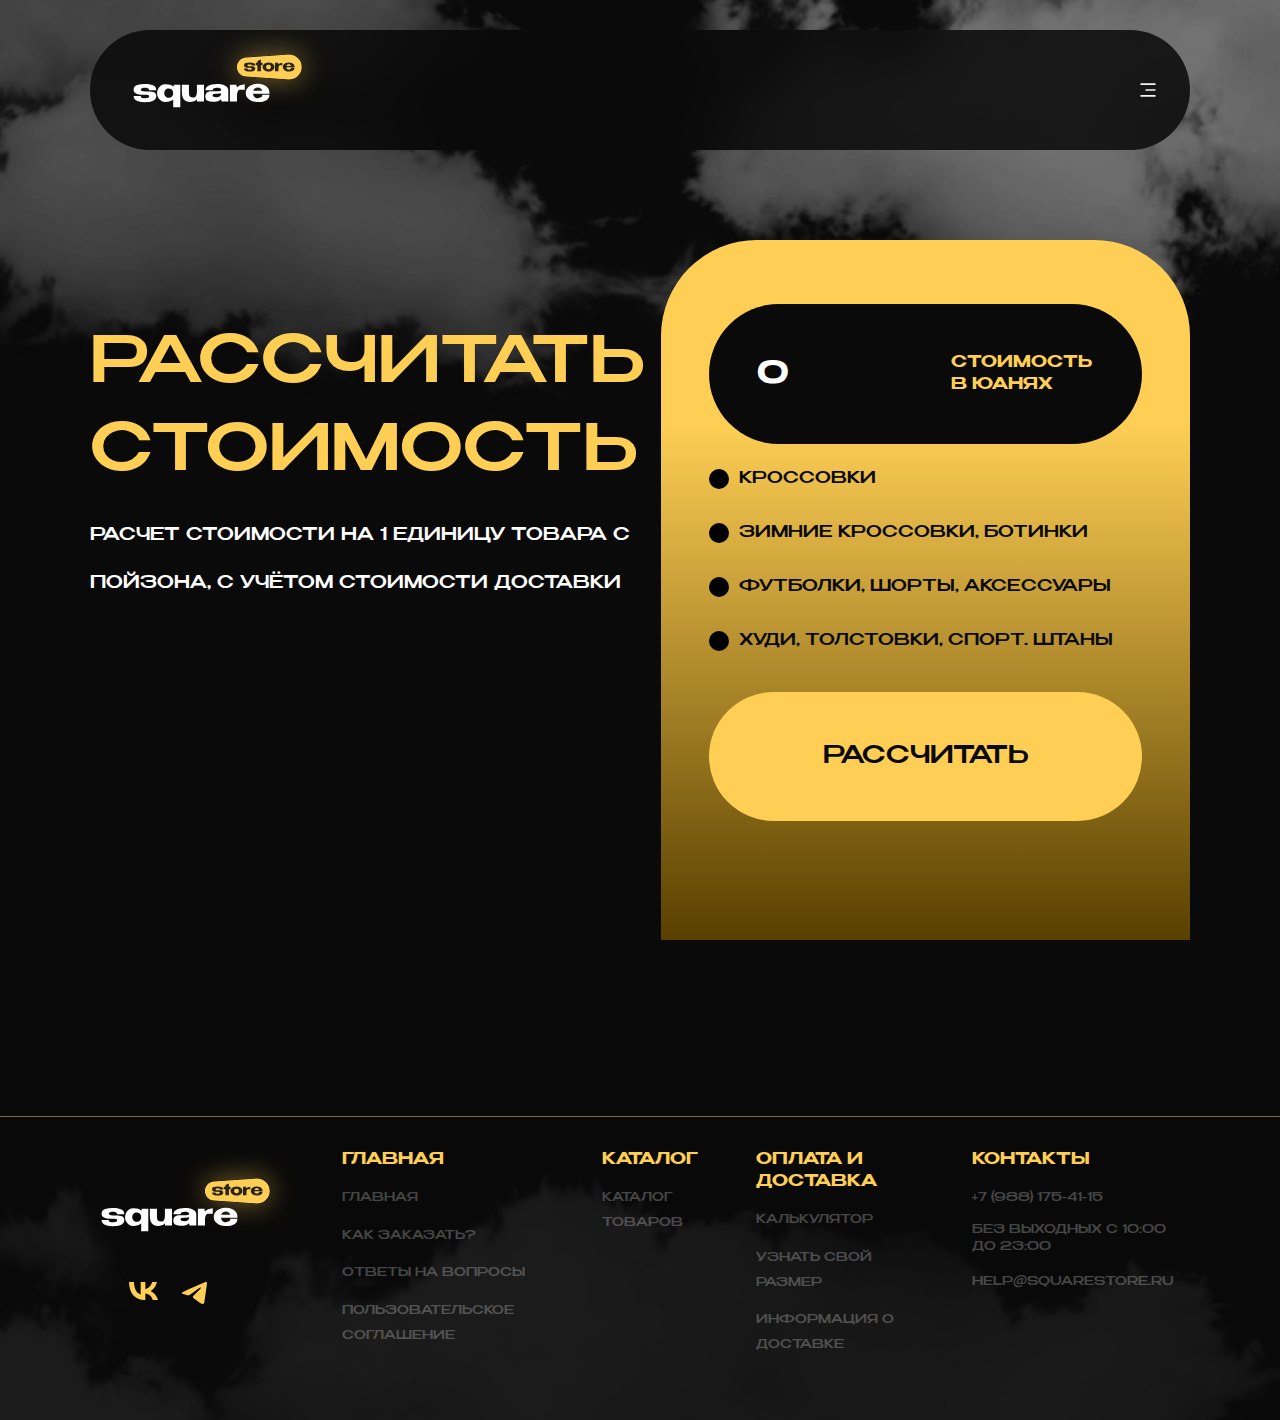
<file: calc.html>
<!DOCTYPE html>
<html lang="en">
<head>
  <meta charset="UTF-8">
  <meta name="viewport" content="width=device-width, initial-scale=1.0">
  <link rel="stylesheet" href="./assets/css/style.css">
  <title>squarestore</title>
</head>
<body>

  <div class="loader">
    <div class="ring"></div>
 </div>

<!-- header -->
<header class="header container">
  <nav class="nav container">

    <a href="./" class="nav__logo">
      <svg xmlns="http://www.w3.org/2000/svg" width="220" height="93" viewBox="0 0 220 104" fill="none">
        <g filter="url(#filter0_d_40_35)">
          <path d="M115.446 46.9664C115.446 41.3001 119.836 36.6028 125.49 36.2211L173.068 33.0083C181.147 32.4628 188 38.869 188 46.9664C188 55.0638 181.147 61.4701 173.068 60.9246L125.49 57.7118C119.836 57.33 115.446 52.6328 115.446 46.9664Z" fill="#FFCF55"/>
        </g>
        <path d="M129.745 46.088C130.075 46.088 130.327 46.0823 130.498 46.0708L131.473 46.0535C132.82 46.0535 133.91 46.2316 134.743 46.5877C135.587 46.9323 136.009 47.6273 136.009 48.6726C136.009 50.0281 135.382 50.9356 134.126 51.3951C132.883 51.8431 131.456 52.0671 129.847 52.0671C128.25 52.0671 126.783 51.8316 125.448 51.3606C124.125 50.8782 123.463 49.9592 123.463 48.6037H127.434C127.434 49.1436 127.668 49.5055 128.136 49.6892C128.603 49.8616 129.174 49.9477 129.847 49.9477C130.612 49.9477 131.177 49.8558 131.542 49.672C131.918 49.4767 132.107 49.1666 132.107 48.7416C132.107 48.3625 131.89 48.127 131.456 48.0351C131.023 47.9317 130.475 47.88 129.813 47.88H129.214C128.176 47.88 127.251 47.8283 126.441 47.7249C125.642 47.6101 124.946 47.3459 124.353 46.9323C123.759 46.5188 123.463 45.8985 123.463 45.0714C123.463 43.7618 124.102 42.906 125.38 42.504C126.669 42.1019 128.153 41.9009 129.83 41.9009C131.416 41.9009 132.843 42.1364 134.109 42.6074C135.376 43.0784 136.009 43.9916 136.009 45.3471L132.072 45.3298C132.072 44.744 131.776 44.3822 131.182 44.2443C130.589 44.1065 130.121 44.0375 129.779 44.0375C129.254 44.0375 128.729 44.1007 128.204 44.2271C127.691 44.3419 127.434 44.6062 127.434 45.0197C127.434 45.7089 128.204 46.065 129.745 46.088Z" fill="#FFCF55"/>
        <path d="M129.745 46.088C130.075 46.088 130.327 46.0823 130.498 46.0708L131.473 46.0535C132.82 46.0535 133.91 46.2316 134.743 46.5877C135.587 46.9323 136.009 47.6273 136.009 48.6726C136.009 50.0281 135.382 50.9356 134.126 51.3951C132.883 51.8431 131.456 52.0671 129.847 52.0671C128.25 52.0671 126.783 51.8316 125.448 51.3606C124.125 50.8782 123.463 49.9592 123.463 48.6037H127.434C127.434 49.1436 127.668 49.5055 128.136 49.6892C128.603 49.8616 129.174 49.9477 129.847 49.9477C130.612 49.9477 131.177 49.8558 131.542 49.672C131.918 49.4767 132.107 49.1666 132.107 48.7416C132.107 48.3625 131.89 48.127 131.456 48.0351C131.023 47.9317 130.475 47.88 129.813 47.88H129.214C128.176 47.88 127.251 47.8283 126.441 47.7249C125.642 47.6101 124.946 47.3459 124.353 46.9323C123.759 46.5188 123.463 45.8985 123.463 45.0714C123.463 43.7618 124.102 42.906 125.38 42.504C126.669 42.1019 128.153 41.9009 129.83 41.9009C131.416 41.9009 132.843 42.1364 134.109 42.6074C135.376 43.0784 136.009 43.9916 136.009 45.3471L132.072 45.3298C132.072 44.744 131.776 44.3822 131.182 44.2443C130.589 44.1065 130.121 44.0375 129.779 44.0375C129.254 44.0375 128.729 44.1007 128.204 44.2271C127.691 44.3419 127.434 44.6062 127.434 45.0197C127.434 45.7089 128.204 46.065 129.745 46.088Z" fill="#0A0A0A" fill-opacity="0.87"/>
        <path d="M142.355 42.28H144.135V44.9852H142.355V51.6708H138.418V44.9852H136.552V42.28H138.418V40.2468L142.355 38.6443V42.28Z" fill="#FFCF55"/>
        <path d="M142.355 42.28H144.135V44.9852H142.355V51.6708H138.418V44.9852H136.552V42.28H138.418V40.2468L142.355 38.6443V42.28Z" fill="#0A0A0A" fill-opacity="0.87"/>
        <path d="M150.898 41.8837C152.131 41.8837 153.243 42.1019 154.236 42.5385C155.229 42.975 156.005 43.5838 156.564 44.3649C157.123 45.1346 157.403 46.0019 157.403 46.9668C157.403 47.9202 157.117 48.7875 156.547 49.5686C155.988 50.3383 155.212 50.9414 154.219 51.3779C153.238 51.8144 152.131 52.0326 150.898 52.0326C149.711 52.0326 148.599 51.8144 147.56 51.3779C146.522 50.9299 145.689 50.321 145.061 49.5514C144.445 48.7703 144.137 47.9087 144.137 46.9668C144.137 46.0133 144.445 45.1518 145.061 44.3822C145.689 43.601 146.516 42.9922 147.543 42.5557C148.582 42.1077 149.7 41.8837 150.898 41.8837ZM150.898 49.5686C151.355 49.5686 151.777 49.471 152.165 49.2757C152.564 49.0804 152.884 48.7875 153.123 48.3969C153.363 47.9949 153.483 47.5182 153.483 46.9668C153.483 46.4154 153.363 45.9444 153.123 45.5539C152.884 45.1518 152.564 44.8531 152.165 44.6578C151.777 44.4626 151.355 44.3649 150.898 44.3649C150.453 44.3649 150.014 44.4683 149.58 44.6751C149.158 44.8704 148.81 45.1633 148.536 45.5539C148.262 45.9444 148.125 46.4154 148.125 46.9668C148.125 47.5182 148.262 47.9891 148.536 48.3797C148.81 48.7703 149.158 49.0689 149.58 49.2757C150.014 49.471 150.453 49.5686 150.898 49.5686Z" fill="#FFCF55"/>
        <path d="M150.898 41.8837C152.131 41.8837 153.243 42.1019 154.236 42.5385C155.229 42.975 156.005 43.5838 156.564 44.3649C157.123 45.1346 157.403 46.0019 157.403 46.9668C157.403 47.9202 157.117 48.7875 156.547 49.5686C155.988 50.3383 155.212 50.9414 154.219 51.3779C153.238 51.8144 152.131 52.0326 150.898 52.0326C149.711 52.0326 148.599 51.8144 147.56 51.3779C146.522 50.9299 145.689 50.321 145.061 49.5514C144.445 48.7703 144.137 47.9087 144.137 46.9668C144.137 46.0133 144.445 45.1518 145.061 44.3822C145.689 43.601 146.516 42.9922 147.543 42.5557C148.582 42.1077 149.7 41.8837 150.898 41.8837ZM150.898 49.5686C151.355 49.5686 151.777 49.471 152.165 49.2757C152.564 49.0804 152.884 48.7875 153.123 48.3969C153.363 47.9949 153.483 47.5182 153.483 46.9668C153.483 46.4154 153.363 45.9444 153.123 45.5539C152.884 45.1518 152.564 44.8531 152.165 44.6578C151.777 44.4626 151.355 44.3649 150.898 44.3649C150.453 44.3649 150.014 44.4683 149.58 44.6751C149.158 44.8704 148.81 45.1633 148.536 45.5539C148.262 45.9444 148.125 46.4154 148.125 46.9668C148.125 47.5182 148.262 47.9891 148.536 48.3797C148.81 48.7703 149.158 49.0689 149.58 49.2757C150.014 49.471 150.453 49.5686 150.898 49.5686Z" fill="#0A0A0A" fill-opacity="0.87"/>
        <path d="M161.936 43.9169C162.849 42.906 164.293 42.2972 166.267 42.0905V45.0886H163.99C163.283 45.0886 162.769 45.3586 162.45 45.8985C162.13 46.4269 161.971 47.1219 161.971 47.9834V51.6708H158.034V42.28H161.611L161.936 43.9169Z" fill="#FFCF55"/>
        <path d="M161.936 43.9169C162.849 42.906 164.293 42.2972 166.267 42.0905V45.0886H163.99C163.283 45.0886 162.769 45.3586 162.45 45.8985C162.13 46.4269 161.971 47.1219 161.971 47.9834V51.6708H158.034V42.28H161.611L161.936 43.9169Z" fill="#0A0A0A" fill-opacity="0.87"/>
        <path d="M179.949 47.3631H170.825C170.905 48.0868 171.174 48.6841 171.63 49.1551C172.098 49.6146 172.731 49.8443 173.53 49.8443C174.18 49.8443 174.757 49.6892 175.259 49.3791C175.772 49.0575 176.029 48.5692 176.029 47.9145H179.949C179.949 49.247 179.378 50.2636 178.237 50.9643C177.107 51.6651 175.533 52.0154 173.513 52.0154C172.269 52.0154 171.139 51.8029 170.124 51.3779C169.108 50.9528 168.304 50.3555 167.71 49.5859C167.117 48.8047 166.82 47.9145 166.82 46.9151C166.82 45.9042 167.111 45.014 167.693 44.2443C168.286 43.4632 169.091 42.8658 170.107 42.4523C171.134 42.0273 172.269 41.8148 173.513 41.8148C174.791 41.8148 175.909 42.0215 176.868 42.4351C177.838 42.8486 178.591 43.4345 179.127 44.1926C179.663 44.9393 179.937 45.8181 179.949 46.8289V46.9151V47.3631ZM173.513 43.9169C172.76 43.9169 172.183 44.0777 171.784 44.3994C171.385 44.721 171.111 45.169 170.962 45.7434H175.926C175.801 45.169 175.55 44.721 175.173 44.3994C174.797 44.0777 174.243 43.9169 173.513 43.9169Z" fill="#FFCF55"/>
        <path d="M179.949 47.3631H170.825C170.905 48.0868 171.174 48.6841 171.63 49.1551C172.098 49.6146 172.731 49.8443 173.53 49.8443C174.18 49.8443 174.757 49.6892 175.259 49.3791C175.772 49.0575 176.029 48.5692 176.029 47.9145H179.949C179.949 49.247 179.378 50.2636 178.237 50.9643C177.107 51.6651 175.533 52.0154 173.513 52.0154C172.269 52.0154 171.139 51.8029 170.124 51.3779C169.108 50.9528 168.304 50.3555 167.71 49.5859C167.117 48.8047 166.82 47.9145 166.82 46.9151C166.82 45.9042 167.111 45.014 167.693 44.2443C168.286 43.4632 169.091 42.8658 170.107 42.4523C171.134 42.0273 172.269 41.8148 173.513 41.8148C174.791 41.8148 175.909 42.0215 176.868 42.4351C177.838 42.8486 178.591 43.4345 179.127 44.1926C179.663 44.9393 179.937 45.8181 179.949 46.8289V46.9151V47.3631ZM173.513 43.9169C172.76 43.9169 172.183 44.0777 171.784 44.3994C171.385 44.721 171.111 45.169 170.962 45.7434H175.926C175.801 45.169 175.55 44.721 175.173 44.3994C174.797 44.0777 174.243 43.9169 173.513 43.9169Z" fill="#0A0A0A" fill-opacity="0.87"/>
        <path d="M12.667 74.3442C13.3343 74.3442 13.8405 74.3328 14.1857 74.3099L16.1531 74.2755C18.8682 74.2755 21.0657 74.6305 22.7454 75.3404C24.4482 76.0274 25.2996 77.4128 25.2996 79.4967C25.2996 82.1989 24.034 84.008 21.5029 84.924C18.9948 85.817 16.1185 86.2636 12.8741 86.2636C9.65272 86.2636 6.69593 85.7941 4.00375 84.8553C1.33458 83.8935 0 82.0615 0 79.3593H8.0075C8.0075 80.4356 8.4792 81.1569 9.42262 81.5233C10.366 81.8668 11.5165 82.0386 12.8741 82.0386C14.4158 82.0386 15.5548 81.8554 16.2911 81.489C17.0504 81.0997 17.4301 80.4814 17.4301 79.6341C17.4301 78.8784 16.9929 78.409 16.1185 78.2258C15.2442 78.0197 14.1397 77.9166 12.8051 77.9166H11.5971C9.50315 77.9166 7.63934 77.8136 6.00562 77.6075C4.39492 77.3785 2.99131 76.8518 1.79478 76.0274C0.598261 75.203 0 73.9664 0 72.3176C0 69.707 1.28856 68.001 3.86569 67.1995C6.46583 66.398 9.45713 65.9972 12.8396 65.9972C16.038 65.9972 18.9143 66.4667 21.4684 67.4056C24.0225 68.3445 25.2996 70.165 25.2996 72.8672L17.3611 72.8328C17.3611 71.665 16.7628 70.9436 15.5663 70.6688C14.3698 70.394 13.4264 70.2566 12.7361 70.2566C11.6776 70.2566 10.6191 70.3826 9.56068 70.6345C8.52522 70.8635 8.0075 71.3902 8.0075 72.2146C8.0075 73.5885 9.56068 74.2984 12.667 74.3442Z" fill="white"/>
        <path d="M44.9289 66.7529H52.1771V92H44.2386V83.4126C42.2828 85.1987 39.3145 86.0918 35.3337 86.0918C33.585 86.0918 32.0203 85.6453 30.6397 84.7522C29.2591 83.8362 28.1776 82.6454 27.3953 81.1798C26.6359 79.7142 26.2333 78.1685 26.1872 76.5426V76.3022C26.2102 74.4244 26.6129 72.7298 27.3953 71.2184C28.1776 69.707 29.2476 68.5162 30.6052 67.646C31.9858 66.7758 33.562 66.3407 35.3337 66.3407C39.4986 66.2491 42.5474 67.1422 44.4802 69.02L44.9289 66.7529ZM39.3375 81.4203C40.7871 81.4203 41.9606 80.9394 42.858 79.9776C43.7784 79.0158 44.2386 77.7334 44.2386 76.1304V76.0617C44.2386 75.1686 44.02 74.3328 43.5828 73.5542C43.1687 72.7527 42.5819 72.123 41.8226 71.665C41.0863 71.1841 40.2579 70.9436 39.3375 70.9436C37.7038 70.9436 36.4497 71.4589 35.5753 72.4893C34.701 73.4969 34.2408 74.7908 34.1947 76.3709C34.2408 77.8136 34.701 79.0158 35.5753 79.9776C36.4497 80.9394 37.7038 81.4203 39.3375 81.4203Z" fill="white"/>
        <path d="M70.7804 66.7529H78.7189V85.4735H70.7804V83.1378C69.0317 85.1072 66.374 86.0918 62.8075 86.0918C59.9772 86.0918 57.7798 85.1873 56.2151 83.3782C54.6734 81.5691 53.9026 78.6036 53.9026 74.4816V66.7529H61.841V74.3786C61.841 75.8213 61.9216 77.0006 62.0827 77.9166C62.2437 78.8326 62.6349 79.5997 63.2562 80.218C63.8774 80.8363 64.8439 81.1455 66.1554 81.1455C67.9732 81.1455 69.1928 80.5272 69.814 79.2906C70.4583 78.0311 70.7804 76.3938 70.7804 74.3786V66.7529Z" fill="white"/>
        <path d="M93.0594 65.9286C96.3498 65.9286 99.3066 66.4781 101.93 67.5773C104.553 68.6765 105.864 70.6116 105.864 73.3824V85.4735H98.3402L97.7534 83.0347V82.863C97.1782 83.8935 95.9587 84.6492 94.0948 85.1301C92.254 85.6109 90.2407 85.8514 88.0547 85.8514C86.3059 85.8514 84.5572 85.4735 82.8084 84.7179C81.0597 83.9393 80.1853 82.3248 80.1853 79.8745C80.1853 76.0045 82.7279 74.0694 87.8131 74.0694C91.0805 74.0694 93.3585 74.0465 94.6471 74.0007C95.9357 73.932 96.787 73.8175 97.2012 73.6572C97.6154 73.474 97.834 73.1534 97.857 72.6954V72.2489C97.834 71.4932 97.3278 70.9436 96.3383 70.6001C95.3719 70.2337 94.2674 70.0505 93.0249 70.0505C91.7363 70.0734 90.6318 70.3139 89.7114 70.7719C88.814 71.2299 88.3653 71.9283 88.3653 72.8672H80.3924C80.3924 71.1268 81.0827 69.7414 82.4633 68.7109C83.8439 67.6575 85.4891 66.9361 87.3989 66.5468C89.3318 66.1346 91.2186 65.9286 93.0594 65.9286ZM92.5417 80.8363C94.2444 80.8363 95.533 80.4585 96.4074 79.7028C97.2817 78.9471 97.7534 77.9853 97.8225 76.8174V76.3365C96.9481 76.7029 95.556 76.8861 93.6461 76.8861C91.6673 76.8861 90.2752 77.0235 89.4698 77.2983C88.6875 77.5731 88.2848 78.0769 88.2618 78.8097C88.3308 79.4967 88.6875 80.0119 89.3318 80.3554C89.9991 80.676 91.069 80.8363 92.5417 80.8363Z" fill="white"/>
        <path d="M115.533 70.0162C117.374 68.001 120.285 66.7873 124.266 66.3751V72.3519H119.675C118.248 72.3519 117.213 72.8901 116.569 73.9664C115.924 75.0198 115.602 76.4052 115.602 78.1227V85.4735H107.664V66.7529H114.878L115.533 70.0162Z" fill="white"/>
        <path d="M151.854 76.8861H133.458C133.619 78.3288 134.159 79.5196 135.08 80.4585C136.023 81.3745 137.3 81.8325 138.911 81.8325C140.223 81.8325 141.385 81.5233 142.397 80.905C143.433 80.2638 143.95 79.2906 143.95 77.9853H151.854C151.854 80.6417 150.704 82.6683 148.403 84.0652C146.125 85.4621 142.949 86.1605 138.877 86.1605C136.368 86.1605 134.09 85.7369 132.043 84.8896C129.995 84.0423 128.372 82.8515 127.176 81.3172C125.979 79.76 125.381 77.9853 125.381 75.993C125.381 73.9778 125.968 72.2031 127.141 70.6688C128.338 69.1116 129.96 67.9208 132.008 67.0964C134.079 66.2491 136.368 65.8255 138.877 65.8255C141.454 65.8255 143.709 66.2377 145.641 67.0621C147.597 67.8865 149.116 69.0544 150.197 70.5658C151.279 72.0543 151.831 73.8061 151.854 75.8213V75.993V76.8861ZM138.877 70.0162C137.358 70.0162 136.196 70.3368 135.391 70.978C134.585 71.6192 134.033 72.5122 133.734 73.6572H143.743C143.49 72.5122 142.984 71.6192 142.225 70.978C141.465 70.3368 140.349 70.0162 138.877 70.0162Z" fill="white"/>
        <defs>
          <filter id="filter0_d_40_35" x="83.4456" y="0.975891" width="136.554" height="91.9811" filterUnits="userSpaceOnUse" color-interpolation-filters="sRGB">
            <feFlood flood-opacity="0" result="BackgroundImageFix"/>
            <feColorMatrix in="SourceAlpha" type="matrix" values="0 0 0 0 0 0 0 0 0 0 0 0 0 0 0 0 0 0 127 0" result="hardAlpha"/>
            <feOffset/>
            <feGaussianBlur stdDeviation="16"/>
            <feComposite in2="hardAlpha" operator="out"/>
            <feColorMatrix type="matrix" values="0 0 0 0 1 0 0 0 0 0.811765 0 0 0 0 0.333333 0 0 0 0.5 0"/>
            <feBlend mode="normal" in2="BackgroundImageFix" result="effect1_dropShadow_40_35"/>
            <feBlend mode="normal" in="SourceGraphic" in2="effect1_dropShadow_40_35" result="shape"/>
          </filter>
        </defs>
      </svg>
    </a>

    <div class="nav__menu" id="nav-menu">
      <ul class="nav__list">
        <li class="nav__item">
          <a class="nav__link" href="./">Главная</a>
        </li>
        <li class="nav__item">
          <a class="nav__link" href="./#works">Как заказать?</a>
        </li>
        <li class="nav__item">
          <a class="nav__link" href="./calc">Калькулятор</a>
        </li>
        <li class="nav__item">
          <a class="nav__link" href="./#faq">FAQ</a>
        </li>
        <div class="nav__buttns-mob">
          <div class="nav__social-vk">
            <a target="_blank" href="https://vk.com/erauqss">
              <svg xmlns="http://www.w3.org/2000/svg" width="44" height="44" viewBox="0 0 44 44" fill="none">
                <circle opacity="0.12" cx="22" cy="22" r="22"/>
                <path d="M22.8038 27.5C16.6539 27.5 13.1462 23.3709 13 16.5H16.0806C16.1818 21.543 18.4528 23.6792 20.2517 24.1196V16.5H23.1525V20.8493C24.9289 20.6622 26.795 18.6802 27.4246 16.5H30.3253C29.8419 19.1867 27.8181 21.1687 26.379 21.9835C27.8181 22.6441 30.123 24.3729 31 27.5H27.8069C27.1211 25.4079 25.4123 23.7893 23.1525 23.5691V27.5H22.8038Z" fill="#FFCF55"/>
              </svg>
            </a>
          </div>
          <div class="nav__social-tg">
            <a target="_blank" href="https://t.me/erauqss">
              <svg xmlns="http://www.w3.org/2000/svg" width="44" height="44" viewBox="0 0 44 44" fill="none">
                <circle opacity="0.12" cx="22" cy="22" r="22" fill="#FFCF55"/>
                <path d="M28.0507 14.6324C28.0507 14.6324 29.6233 13.9831 29.4922 15.56C29.4486 16.2093 29.0554 18.4818 28.7496 20.9398L27.7012 28.2211C27.7012 28.2211 27.6139 29.2878 26.8275 29.4733C26.0412 29.6588 24.8618 28.824 24.6433 28.6385C24.4686 28.4994 21.367 26.4123 20.2749 25.392C19.9691 25.1138 19.6196 24.5572 20.3186 23.908L24.9054 19.2702C25.4296 18.7137 25.9538 17.4151 23.7696 18.9919L17.6539 23.3978C17.6539 23.3978 16.9549 23.8616 15.6444 23.4442L12.805 22.5166C12.805 22.5166 11.7565 21.821 13.5476 21.1253C17.916 18.9455 23.2891 16.7194 28.0507 14.6324Z" fill="#FFCF55"/>
              </svg>
            </a>
          </div>
        </div>
      </ul>

      <div class="nav__close" id="nav-close">
        <svg xmlns="http://www.w3.org/2000/svg" viewBox="0 0 24 24"><path d="M12.0007 10.5865L16.9504 5.63672L18.3646 7.05093L13.4149 12.0007L18.3646 16.9504L16.9504 18.3646L12.0007 13.4149L7.05093 18.3646L5.63672 16.9504L10.5865 12.0007L5.63672 7.05093L7.05093 5.63672L12.0007 10.5865Z" fill="rgba(255,255,255,1)"></path></svg>
      </div>
    </div>

    <div class="nav__buttns">
      <a href="tel:+79881754115" class="btn">
        связь с нами
      </a>
      <div class="nav__social-vk">
        <a target="_blank" href="https://vk.com/erauqss">
          <svg xmlns="http://www.w3.org/2000/svg" width="44" height="44" viewBox="0 0 44 44" fill="none">
            <circle opacity="0.12" cx="22" cy="22" r="22"/>
            <path d="M22.8038 27.5C16.6539 27.5 13.1462 23.3709 13 16.5H16.0806C16.1818 21.543 18.4528 23.6792 20.2517 24.1196V16.5H23.1525V20.8493C24.9289 20.6622 26.795 18.6802 27.4246 16.5H30.3253C29.8419 19.1867 27.8181 21.1687 26.379 21.9835C27.8181 22.6441 30.123 24.3729 31 27.5H27.8069C27.1211 25.4079 25.4123 23.7893 23.1525 23.5691V27.5H22.8038Z" fill="#FFCF55"/>
          </svg>
        </a>
      </div>
      <div class="nav__social-tg">
        <a target="_blank" href="https://t.me/erauqss">
          <svg xmlns="http://www.w3.org/2000/svg" width="44" height="44" viewBox="0 0 44 44" fill="none">
            <circle opacity="0.12" cx="22" cy="22" r="22" fill="#FFCF55"/>
            <path d="M28.0507 14.6324C28.0507 14.6324 29.6233 13.9831 29.4922 15.56C29.4486 16.2093 29.0554 18.4818 28.7496 20.9398L27.7012 28.2211C27.7012 28.2211 27.6139 29.2878 26.8275 29.4733C26.0412 29.6588 24.8618 28.824 24.6433 28.6385C24.4686 28.4994 21.367 26.4123 20.2749 25.392C19.9691 25.1138 19.6196 24.5572 20.3186 23.908L24.9054 19.2702C25.4296 18.7137 25.9538 17.4151 23.7696 18.9919L17.6539 23.3978C17.6539 23.3978 16.9549 23.8616 15.6444 23.4442L12.805 22.5166C12.805 22.5166 11.7565 21.821 13.5476 21.1253C17.916 18.9455 23.2891 16.7194 28.0507 14.6324Z" fill="#FFCF55"/>
          </svg>
        </a>
      </div>
    </div>
    <div class="nav__toggle" id="nav-toggle">
      <svg xmlns="http://www.w3.org/2000/svg" viewBox="0 0 24 24"><path d="M3 4H21V6H3V4ZM9 11H21V13H9V11ZM3 18H21V20H3V18Z" fill="rgba(246,246,246,1)"></path></svg>
    </div>
  </nav>
</header>

  <!-- effects -->
  <img class="header__effect" src="./assets/img/header__effect-2.png.webp" alt="loading" loading="lazy" />
  <img class="header__effect-1" src="./assets/img/footer__effect.png.webp" alt="loading" loading="lazy" />

  <!-- calculator -->
  <section class="calculator section" id="calculator">
    <div class="calculator__container container grid">
      <div class="calculator__data">
        <h1 class="calculator__title">
          Рассчитать <br />
          стоимость
        </h1>
        <p class="calculator__desc">
          Расчет стоимости на 1 единицу товара с <br />
          пойзона, с учётом стоимости доставки
        </p>        
      </div>

      <article class="calculator__card">
        <div class="calculator__card-box">
          <input id="priceInput" class="calculator__card-input" value="0"/>
          <p id="priveValute" class="calculator__card-box__valute">Cтоимость в юанях</p>
        </div>
        <ul class="calculator__card-list" id="categoryList">
          <li class="calculator__card-item">
            <div class="calculator__card-checkbox"></div>
            <span class="calculator__card-span" data-price="1300">Кроссовки</span>
          </li>
          <li class="calculator__card-item">
            <div class="calculator__card-checkbox"></div>
            <span class="calculator__card-span" data-price="1500">Зимние кроссовки, ботинки</span>
          </li>
          <li class="calculator__card-item">
            <div class="calculator__card-checkbox"></div>
            <span class="calculator__card-span" data-price="600">Футболки, шорты, аксессуары</span>
          </li>
          <li class="calculator__card-item">
            <div class="calculator__card-checkbox"></div>
            <span class="calculator__card-span" data-price="800">Худи, толстовки, спорт. штаны</span>
          </li>
          <li class="calculator__card-item">
            <div class="calculator__card-checkbox"></div>
            <span class="calculator__card-span" data-price="900">Джинсы, штаны</span>
          </li>
          <li class="calculator__card-item">
            <div class="calculator__card-checkbox"></div>
            <span class="calculator__card-span" data-price="1400">Зимние куртки, пуховики</span>
          </li>
          <li class="calculator__card-item">
            <div class="calculator__card-checkbox"></div>
            <span class="calculator__card-span" data-price="900">Сумки,рюкзаки маленькие</span>
          </li>
          <li class="calculator__card-item">
            <div class="calculator__card-checkbox"></div>
            <span class="calculator__card-span" data-price="1300">Сумки, рюкзаки большие</span>
          </li>
          <li class="calculator__card-item">
            <div class="calculator__card-checkbox"></div>
            <span class="calculator__card-span" data-price="900">Часы, парфюм, украшения</span>
          </li>
          <li class="calculator__card-item">
            <div class="calculator__card-checkbox"></div>
            <span class="calculator__card-span" data-price="700">Мячи</span>
          </li>
          <li class="calculator__card-item">
            <div class="calculator__card-checkbox"></div>
            <span class="calculator__card-span" data-price="связь с менеджером">Техника, мебель, другое</span>
          </li>
        </ul>

        <div id="calculator-btns">
          <button id="calculator-btn" class="calculator__btn">
            Рассчитать
          </button>
          <div class="calculator__card-price">
            <p id="rublesValue" class="calculator__card-box__value">0</p>
            <span id="rublesChar" class="calculator__card-box__span">₽</span>
          </div>
        </div>
      </article>
    </div>
  </section>

  <!-- footer -->
  <footer class="footer section">
    <img class="footer__effect" src="./assets/img/footer__effect.webp" alt="loading" loading="lazy" />
    <div class="footer__container container grid">
      
      <div>
        <a href="#home" class="footer__logo">
          <svg xmlns="http://www.w3.org/2000/svg" width="220" height="93" viewBox="0 0 220 104" fill="none">
            <g filter="url(#filter0_d_40_35)">
              <path d="M115.446 46.9664C115.446 41.3001 119.836 36.6028 125.49 36.2211L173.068 33.0083C181.147 32.4628 188 38.869 188 46.9664C188 55.0638 181.147 61.4701 173.068 60.9246L125.49 57.7118C119.836 57.33 115.446 52.6328 115.446 46.9664Z" fill="#FFCF55"/>
            </g>
            <path d="M129.745 46.088C130.075 46.088 130.327 46.0823 130.498 46.0708L131.473 46.0535C132.82 46.0535 133.91 46.2316 134.743 46.5877C135.587 46.9323 136.009 47.6273 136.009 48.6726C136.009 50.0281 135.382 50.9356 134.126 51.3951C132.883 51.8431 131.456 52.0671 129.847 52.0671C128.25 52.0671 126.783 51.8316 125.448 51.3606C124.125 50.8782 123.463 49.9592 123.463 48.6037H127.434C127.434 49.1436 127.668 49.5055 128.136 49.6892C128.603 49.8616 129.174 49.9477 129.847 49.9477C130.612 49.9477 131.177 49.8558 131.542 49.672C131.918 49.4767 132.107 49.1666 132.107 48.7416C132.107 48.3625 131.89 48.127 131.456 48.0351C131.023 47.9317 130.475 47.88 129.813 47.88H129.214C128.176 47.88 127.251 47.8283 126.441 47.7249C125.642 47.6101 124.946 47.3459 124.353 46.9323C123.759 46.5188 123.463 45.8985 123.463 45.0714C123.463 43.7618 124.102 42.906 125.38 42.504C126.669 42.1019 128.153 41.9009 129.83 41.9009C131.416 41.9009 132.843 42.1364 134.109 42.6074C135.376 43.0784 136.009 43.9916 136.009 45.3471L132.072 45.3298C132.072 44.744 131.776 44.3822 131.182 44.2443C130.589 44.1065 130.121 44.0375 129.779 44.0375C129.254 44.0375 128.729 44.1007 128.204 44.2271C127.691 44.3419 127.434 44.6062 127.434 45.0197C127.434 45.7089 128.204 46.065 129.745 46.088Z" fill="#FFCF55"/>
            <path d="M129.745 46.088C130.075 46.088 130.327 46.0823 130.498 46.0708L131.473 46.0535C132.82 46.0535 133.91 46.2316 134.743 46.5877C135.587 46.9323 136.009 47.6273 136.009 48.6726C136.009 50.0281 135.382 50.9356 134.126 51.3951C132.883 51.8431 131.456 52.0671 129.847 52.0671C128.25 52.0671 126.783 51.8316 125.448 51.3606C124.125 50.8782 123.463 49.9592 123.463 48.6037H127.434C127.434 49.1436 127.668 49.5055 128.136 49.6892C128.603 49.8616 129.174 49.9477 129.847 49.9477C130.612 49.9477 131.177 49.8558 131.542 49.672C131.918 49.4767 132.107 49.1666 132.107 48.7416C132.107 48.3625 131.89 48.127 131.456 48.0351C131.023 47.9317 130.475 47.88 129.813 47.88H129.214C128.176 47.88 127.251 47.8283 126.441 47.7249C125.642 47.6101 124.946 47.3459 124.353 46.9323C123.759 46.5188 123.463 45.8985 123.463 45.0714C123.463 43.7618 124.102 42.906 125.38 42.504C126.669 42.1019 128.153 41.9009 129.83 41.9009C131.416 41.9009 132.843 42.1364 134.109 42.6074C135.376 43.0784 136.009 43.9916 136.009 45.3471L132.072 45.3298C132.072 44.744 131.776 44.3822 131.182 44.2443C130.589 44.1065 130.121 44.0375 129.779 44.0375C129.254 44.0375 128.729 44.1007 128.204 44.2271C127.691 44.3419 127.434 44.6062 127.434 45.0197C127.434 45.7089 128.204 46.065 129.745 46.088Z" fill="#0A0A0A" fill-opacity="0.87"/>
            <path d="M142.355 42.28H144.135V44.9852H142.355V51.6708H138.418V44.9852H136.552V42.28H138.418V40.2468L142.355 38.6443V42.28Z" fill="#FFCF55"/>
            <path d="M142.355 42.28H144.135V44.9852H142.355V51.6708H138.418V44.9852H136.552V42.28H138.418V40.2468L142.355 38.6443V42.28Z" fill="#0A0A0A" fill-opacity="0.87"/>
            <path d="M150.898 41.8837C152.131 41.8837 153.243 42.1019 154.236 42.5385C155.229 42.975 156.005 43.5838 156.564 44.3649C157.123 45.1346 157.403 46.0019 157.403 46.9668C157.403 47.9202 157.117 48.7875 156.547 49.5686C155.988 50.3383 155.212 50.9414 154.219 51.3779C153.238 51.8144 152.131 52.0326 150.898 52.0326C149.711 52.0326 148.599 51.8144 147.56 51.3779C146.522 50.9299 145.689 50.321 145.061 49.5514C144.445 48.7703 144.137 47.9087 144.137 46.9668C144.137 46.0133 144.445 45.1518 145.061 44.3822C145.689 43.601 146.516 42.9922 147.543 42.5557C148.582 42.1077 149.7 41.8837 150.898 41.8837ZM150.898 49.5686C151.355 49.5686 151.777 49.471 152.165 49.2757C152.564 49.0804 152.884 48.7875 153.123 48.3969C153.363 47.9949 153.483 47.5182 153.483 46.9668C153.483 46.4154 153.363 45.9444 153.123 45.5539C152.884 45.1518 152.564 44.8531 152.165 44.6578C151.777 44.4626 151.355 44.3649 150.898 44.3649C150.453 44.3649 150.014 44.4683 149.58 44.6751C149.158 44.8704 148.81 45.1633 148.536 45.5539C148.262 45.9444 148.125 46.4154 148.125 46.9668C148.125 47.5182 148.262 47.9891 148.536 48.3797C148.81 48.7703 149.158 49.0689 149.58 49.2757C150.014 49.471 150.453 49.5686 150.898 49.5686Z" fill="#FFCF55"/>
            <path d="M150.898 41.8837C152.131 41.8837 153.243 42.1019 154.236 42.5385C155.229 42.975 156.005 43.5838 156.564 44.3649C157.123 45.1346 157.403 46.0019 157.403 46.9668C157.403 47.9202 157.117 48.7875 156.547 49.5686C155.988 50.3383 155.212 50.9414 154.219 51.3779C153.238 51.8144 152.131 52.0326 150.898 52.0326C149.711 52.0326 148.599 51.8144 147.56 51.3779C146.522 50.9299 145.689 50.321 145.061 49.5514C144.445 48.7703 144.137 47.9087 144.137 46.9668C144.137 46.0133 144.445 45.1518 145.061 44.3822C145.689 43.601 146.516 42.9922 147.543 42.5557C148.582 42.1077 149.7 41.8837 150.898 41.8837ZM150.898 49.5686C151.355 49.5686 151.777 49.471 152.165 49.2757C152.564 49.0804 152.884 48.7875 153.123 48.3969C153.363 47.9949 153.483 47.5182 153.483 46.9668C153.483 46.4154 153.363 45.9444 153.123 45.5539C152.884 45.1518 152.564 44.8531 152.165 44.6578C151.777 44.4626 151.355 44.3649 150.898 44.3649C150.453 44.3649 150.014 44.4683 149.58 44.6751C149.158 44.8704 148.81 45.1633 148.536 45.5539C148.262 45.9444 148.125 46.4154 148.125 46.9668C148.125 47.5182 148.262 47.9891 148.536 48.3797C148.81 48.7703 149.158 49.0689 149.58 49.2757C150.014 49.471 150.453 49.5686 150.898 49.5686Z" fill="#0A0A0A" fill-opacity="0.87"/>
            <path d="M161.936 43.9169C162.849 42.906 164.293 42.2972 166.267 42.0905V45.0886H163.99C163.283 45.0886 162.769 45.3586 162.45 45.8985C162.13 46.4269 161.971 47.1219 161.971 47.9834V51.6708H158.034V42.28H161.611L161.936 43.9169Z" fill="#FFCF55"/>
            <path d="M161.936 43.9169C162.849 42.906 164.293 42.2972 166.267 42.0905V45.0886H163.99C163.283 45.0886 162.769 45.3586 162.45 45.8985C162.13 46.4269 161.971 47.1219 161.971 47.9834V51.6708H158.034V42.28H161.611L161.936 43.9169Z" fill="#0A0A0A" fill-opacity="0.87"/>
            <path d="M179.949 47.3631H170.825C170.905 48.0868 171.174 48.6841 171.63 49.1551C172.098 49.6146 172.731 49.8443 173.53 49.8443C174.18 49.8443 174.757 49.6892 175.259 49.3791C175.772 49.0575 176.029 48.5692 176.029 47.9145H179.949C179.949 49.247 179.378 50.2636 178.237 50.9643C177.107 51.6651 175.533 52.0154 173.513 52.0154C172.269 52.0154 171.139 51.8029 170.124 51.3779C169.108 50.9528 168.304 50.3555 167.71 49.5859C167.117 48.8047 166.82 47.9145 166.82 46.9151C166.82 45.9042 167.111 45.014 167.693 44.2443C168.286 43.4632 169.091 42.8658 170.107 42.4523C171.134 42.0273 172.269 41.8148 173.513 41.8148C174.791 41.8148 175.909 42.0215 176.868 42.4351C177.838 42.8486 178.591 43.4345 179.127 44.1926C179.663 44.9393 179.937 45.8181 179.949 46.8289V46.9151V47.3631ZM173.513 43.9169C172.76 43.9169 172.183 44.0777 171.784 44.3994C171.385 44.721 171.111 45.169 170.962 45.7434H175.926C175.801 45.169 175.55 44.721 175.173 44.3994C174.797 44.0777 174.243 43.9169 173.513 43.9169Z" fill="#FFCF55"/>
            <path d="M179.949 47.3631H170.825C170.905 48.0868 171.174 48.6841 171.63 49.1551C172.098 49.6146 172.731 49.8443 173.53 49.8443C174.18 49.8443 174.757 49.6892 175.259 49.3791C175.772 49.0575 176.029 48.5692 176.029 47.9145H179.949C179.949 49.247 179.378 50.2636 178.237 50.9643C177.107 51.6651 175.533 52.0154 173.513 52.0154C172.269 52.0154 171.139 51.8029 170.124 51.3779C169.108 50.9528 168.304 50.3555 167.71 49.5859C167.117 48.8047 166.82 47.9145 166.82 46.9151C166.82 45.9042 167.111 45.014 167.693 44.2443C168.286 43.4632 169.091 42.8658 170.107 42.4523C171.134 42.0273 172.269 41.8148 173.513 41.8148C174.791 41.8148 175.909 42.0215 176.868 42.4351C177.838 42.8486 178.591 43.4345 179.127 44.1926C179.663 44.9393 179.937 45.8181 179.949 46.8289V46.9151V47.3631ZM173.513 43.9169C172.76 43.9169 172.183 44.0777 171.784 44.3994C171.385 44.721 171.111 45.169 170.962 45.7434H175.926C175.801 45.169 175.55 44.721 175.173 44.3994C174.797 44.0777 174.243 43.9169 173.513 43.9169Z" fill="#0A0A0A" fill-opacity="0.87"/>
            <path d="M12.667 74.3442C13.3343 74.3442 13.8405 74.3328 14.1857 74.3099L16.1531 74.2755C18.8682 74.2755 21.0657 74.6305 22.7454 75.3404C24.4482 76.0274 25.2996 77.4128 25.2996 79.4967C25.2996 82.1989 24.034 84.008 21.5029 84.924C18.9948 85.817 16.1185 86.2636 12.8741 86.2636C9.65272 86.2636 6.69593 85.7941 4.00375 84.8553C1.33458 83.8935 0 82.0615 0 79.3593H8.0075C8.0075 80.4356 8.4792 81.1569 9.42262 81.5233C10.366 81.8668 11.5165 82.0386 12.8741 82.0386C14.4158 82.0386 15.5548 81.8554 16.2911 81.489C17.0504 81.0997 17.4301 80.4814 17.4301 79.6341C17.4301 78.8784 16.9929 78.409 16.1185 78.2258C15.2442 78.0197 14.1397 77.9166 12.8051 77.9166H11.5971C9.50315 77.9166 7.63934 77.8136 6.00562 77.6075C4.39492 77.3785 2.99131 76.8518 1.79478 76.0274C0.598261 75.203 0 73.9664 0 72.3176C0 69.707 1.28856 68.001 3.86569 67.1995C6.46583 66.398 9.45713 65.9972 12.8396 65.9972C16.038 65.9972 18.9143 66.4667 21.4684 67.4056C24.0225 68.3445 25.2996 70.165 25.2996 72.8672L17.3611 72.8328C17.3611 71.665 16.7628 70.9436 15.5663 70.6688C14.3698 70.394 13.4264 70.2566 12.7361 70.2566C11.6776 70.2566 10.6191 70.3826 9.56068 70.6345C8.52522 70.8635 8.0075 71.3902 8.0075 72.2146C8.0075 73.5885 9.56068 74.2984 12.667 74.3442Z" fill="white"/>
            <path d="M44.9289 66.7529H52.1771V92H44.2386V83.4126C42.2828 85.1987 39.3145 86.0918 35.3337 86.0918C33.585 86.0918 32.0203 85.6453 30.6397 84.7522C29.2591 83.8362 28.1776 82.6454 27.3953 81.1798C26.6359 79.7142 26.2333 78.1685 26.1872 76.5426V76.3022C26.2102 74.4244 26.6129 72.7298 27.3953 71.2184C28.1776 69.707 29.2476 68.5162 30.6052 67.646C31.9858 66.7758 33.562 66.3407 35.3337 66.3407C39.4986 66.2491 42.5474 67.1422 44.4802 69.02L44.9289 66.7529ZM39.3375 81.4203C40.7871 81.4203 41.9606 80.9394 42.858 79.9776C43.7784 79.0158 44.2386 77.7334 44.2386 76.1304V76.0617C44.2386 75.1686 44.02 74.3328 43.5828 73.5542C43.1687 72.7527 42.5819 72.123 41.8226 71.665C41.0863 71.1841 40.2579 70.9436 39.3375 70.9436C37.7038 70.9436 36.4497 71.4589 35.5753 72.4893C34.701 73.4969 34.2408 74.7908 34.1947 76.3709C34.2408 77.8136 34.701 79.0158 35.5753 79.9776C36.4497 80.9394 37.7038 81.4203 39.3375 81.4203Z" fill="white"/>
            <path d="M70.7804 66.7529H78.7189V85.4735H70.7804V83.1378C69.0317 85.1072 66.374 86.0918 62.8075 86.0918C59.9772 86.0918 57.7798 85.1873 56.2151 83.3782C54.6734 81.5691 53.9026 78.6036 53.9026 74.4816V66.7529H61.841V74.3786C61.841 75.8213 61.9216 77.0006 62.0827 77.9166C62.2437 78.8326 62.6349 79.5997 63.2562 80.218C63.8774 80.8363 64.8439 81.1455 66.1554 81.1455C67.9732 81.1455 69.1928 80.5272 69.814 79.2906C70.4583 78.0311 70.7804 76.3938 70.7804 74.3786V66.7529Z" fill="white"/>
            <path d="M93.0594 65.9286C96.3498 65.9286 99.3066 66.4781 101.93 67.5773C104.553 68.6765 105.864 70.6116 105.864 73.3824V85.4735H98.3402L97.7534 83.0347V82.863C97.1782 83.8935 95.9587 84.6492 94.0948 85.1301C92.254 85.6109 90.2407 85.8514 88.0547 85.8514C86.3059 85.8514 84.5572 85.4735 82.8084 84.7179C81.0597 83.9393 80.1853 82.3248 80.1853 79.8745C80.1853 76.0045 82.7279 74.0694 87.8131 74.0694C91.0805 74.0694 93.3585 74.0465 94.6471 74.0007C95.9357 73.932 96.787 73.8175 97.2012 73.6572C97.6154 73.474 97.834 73.1534 97.857 72.6954V72.2489C97.834 71.4932 97.3278 70.9436 96.3383 70.6001C95.3719 70.2337 94.2674 70.0505 93.0249 70.0505C91.7363 70.0734 90.6318 70.3139 89.7114 70.7719C88.814 71.2299 88.3653 71.9283 88.3653 72.8672H80.3924C80.3924 71.1268 81.0827 69.7414 82.4633 68.7109C83.8439 67.6575 85.4891 66.9361 87.3989 66.5468C89.3318 66.1346 91.2186 65.9286 93.0594 65.9286ZM92.5417 80.8363C94.2444 80.8363 95.533 80.4585 96.4074 79.7028C97.2817 78.9471 97.7534 77.9853 97.8225 76.8174V76.3365C96.9481 76.7029 95.556 76.8861 93.6461 76.8861C91.6673 76.8861 90.2752 77.0235 89.4698 77.2983C88.6875 77.5731 88.2848 78.0769 88.2618 78.8097C88.3308 79.4967 88.6875 80.0119 89.3318 80.3554C89.9991 80.676 91.069 80.8363 92.5417 80.8363Z" fill="white"/>
            <path d="M115.533 70.0162C117.374 68.001 120.285 66.7873 124.266 66.3751V72.3519H119.675C118.248 72.3519 117.213 72.8901 116.569 73.9664C115.924 75.0198 115.602 76.4052 115.602 78.1227V85.4735H107.664V66.7529H114.878L115.533 70.0162Z" fill="white"/>
            <path d="M151.854 76.8861H133.458C133.619 78.3288 134.159 79.5196 135.08 80.4585C136.023 81.3745 137.3 81.8325 138.911 81.8325C140.223 81.8325 141.385 81.5233 142.397 80.905C143.433 80.2638 143.95 79.2906 143.95 77.9853H151.854C151.854 80.6417 150.704 82.6683 148.403 84.0652C146.125 85.4621 142.949 86.1605 138.877 86.1605C136.368 86.1605 134.09 85.7369 132.043 84.8896C129.995 84.0423 128.372 82.8515 127.176 81.3172C125.979 79.76 125.381 77.9853 125.381 75.993C125.381 73.9778 125.968 72.2031 127.141 70.6688C128.338 69.1116 129.96 67.9208 132.008 67.0964C134.079 66.2491 136.368 65.8255 138.877 65.8255C141.454 65.8255 143.709 66.2377 145.641 67.0621C147.597 67.8865 149.116 69.0544 150.197 70.5658C151.279 72.0543 151.831 73.8061 151.854 75.8213V75.993V76.8861ZM138.877 70.0162C137.358 70.0162 136.196 70.3368 135.391 70.978C134.585 71.6192 134.033 72.5122 133.734 73.6572H143.743C143.49 72.5122 142.984 71.6192 142.225 70.978C141.465 70.3368 140.349 70.0162 138.877 70.0162Z" fill="white"/>
            <defs>
              <filter id="filter0_d_40_35" x="83.4456" y="0.975891" width="136.554" height="91.9811" filterUnits="userSpaceOnUse" color-interpolation-filters="sRGB">
                <feFlood flood-opacity="0" result="BackgroundImageFix"/>
                <feColorMatrix in="SourceAlpha" type="matrix" values="0 0 0 0 0 0 0 0 0 0 0 0 0 0 0 0 0 0 127 0" result="hardAlpha"/>
                <feOffset/>
                <feGaussianBlur stdDeviation="16"/>
                <feComposite in2="hardAlpha" operator="out"/>
                <feColorMatrix type="matrix" values="0 0 0 0 1 0 0 0 0 0.811765 0 0 0 0 0.333333 0 0 0 0.5 0"/>
                <feBlend mode="normal" in2="BackgroundImageFix" result="effect1_dropShadow_40_35"/>
                <feBlend mode="normal" in="SourceGraphic" in2="effect1_dropShadow_40_35" result="shape"/>
              </filter>
            </defs>
          </svg>
        </a>

        <div class="footer__social">
          <a target="_blank" href="https://vk.com/erauqss">
            <svg xmlns="http://www.w3.org/2000/svg" width="29" height="18" viewBox="0 0 29 18" fill="none">
              <path d="M15.795 18C5.88686 18 0.235478 11.2432 0 0H4.96315C5.12617 8.25225 8.78504 11.7477 11.6832 12.4685V0H16.3567V7.11712C19.2187 6.81081 22.2252 3.56757 23.2396 0H27.913C27.1341 4.3964 23.8736 7.63964 21.5551 8.97297C23.8736 10.0541 27.5871 12.8829 29 18H23.8555C22.7506 14.5766 19.9976 11.9279 16.3567 11.5676V18H15.795Z" fill="#FFCF55"/>
            </svg>
          </a>
          <a target="_blank" href="https://t.me/erauqss">
            <svg xmlns="http://www.w3.org/2000/svg" width="25" height="22" viewBox="0 0 25 22" fill="none">
              <path d="M22.8686 0.194222C22.8686 0.194222 25.1813 -0.758063 24.9886 1.55463C24.9244 2.50693 24.3462 5.83993 23.8965 9.44503L22.3547 20.1243C22.3547 20.1243 22.2263 21.6887 21.0699 21.9608C19.9135 22.2329 18.1791 21.0085 17.8578 20.7364C17.6008 20.5324 13.0398 17.4714 11.4337 15.975C10.984 15.5669 10.4701 14.7506 11.4979 13.7983L18.2433 6.99631C19.0142 6.18005 19.7851 4.27548 16.573 6.58818L7.57923 13.0501C7.57923 13.0501 6.55137 13.7303 4.62417 13.1182L0.448465 11.7577C0.448465 11.7577 -1.09333 10.7374 1.54057 9.71708C7.96471 6.5201 15.8664 3.25512 22.8686 0.194222Z" fill="#FFCF55"/>
            </svg>
          </a>
        </div>
      </div>

      <div>
        <h3 class="footer__title">Главная</h3>

        <ul class="footer__links">
          <li>
            <a href="/" class="footer__link">главная</a>
          </li>          
          <li>
            <a href="./#works" class="footer__link">как заказать?</a>
          </li>
          <li>
            <a href="./#faq" class="footer__link">ответы на вопросы</a>
          </li>
          <li>
            <a href="./politics" class="footer__link">Пользовательское соглашение</a>
          </li>
        </ul>
      </div>

      <div>
        <h3 class="footer__title">Каталог</h3>

        <ul class="footer__links">
          <li>
            <a href="./#home" class="footer__link">каталог товаров</a>
          </li>
        </ul>
      </div>

      <div>
        <h3 class="footer__title">оплата и доставка</h3>

        <ul class="footer__links">
          <li>
            <a href="./calc" class="footer__link">калькулятор</a>
          </li>
          <li>
            <a href="./#faq" class="footer__link">узнать свой размер</a>
          </li>
          <li>
            <a href="./#faq" class="footer__link">информация о доставке</a>
          </li>
        </ul>
      </div>

      <div>
        <h3 class="footer__title">Контакты</h3>

        <ul class="footer__links">
          <li>
            <a href="tel:+79881754115" class="footer__link">
              +7 (988) 175-41-15
            </a>
          </li>
          <li>
            <p class="footer__link">
              без выходных с 10:00 до 23:00
            </p>
          </li>
          <li>
            <a href="mailto:mail@help@squarestore.ru" class="footer__link">
              help@squarestore.ru
            </a>
          </li>
        </ul>
      </div>
    </div>  
  </footer>

  <!-- scripts -->
  <script src="./assets/js/main.js"></script>
  <script src="./assets/js/calculator.js"></script>
</body>
</html>
</file>
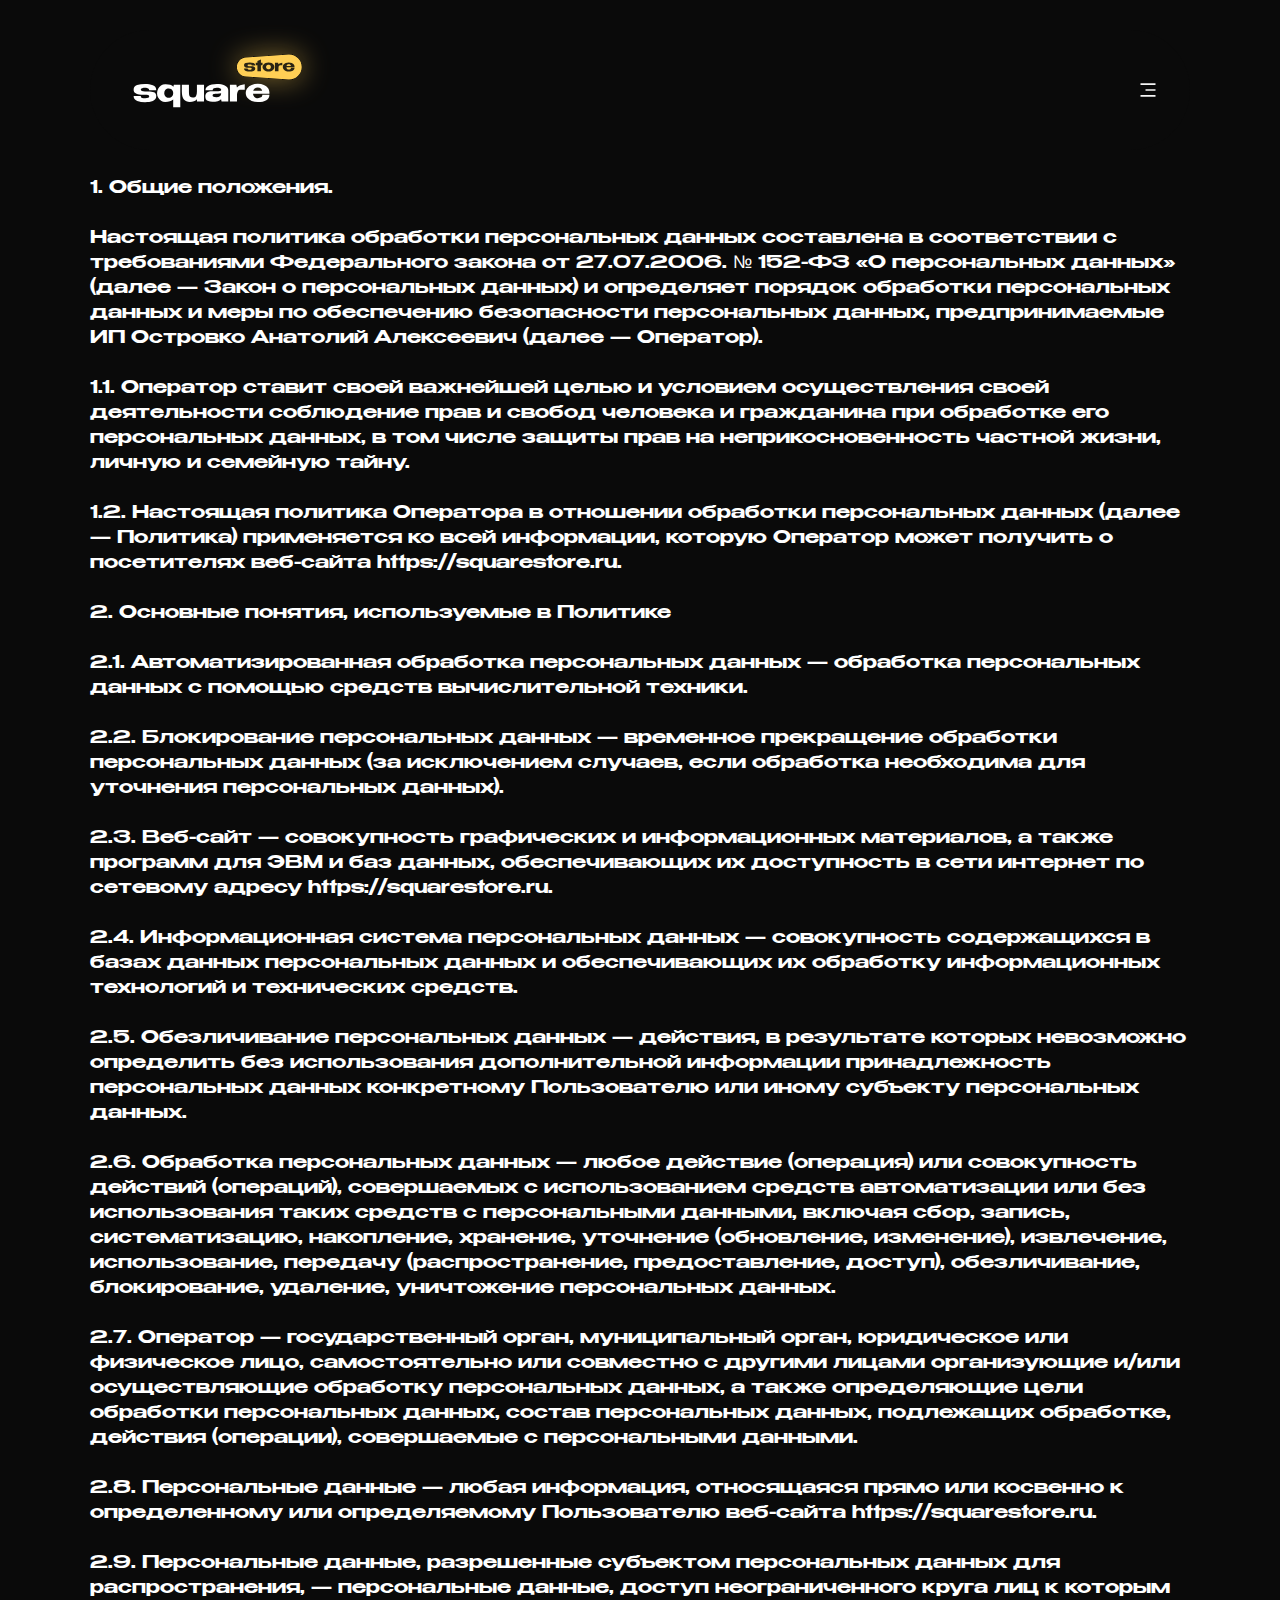
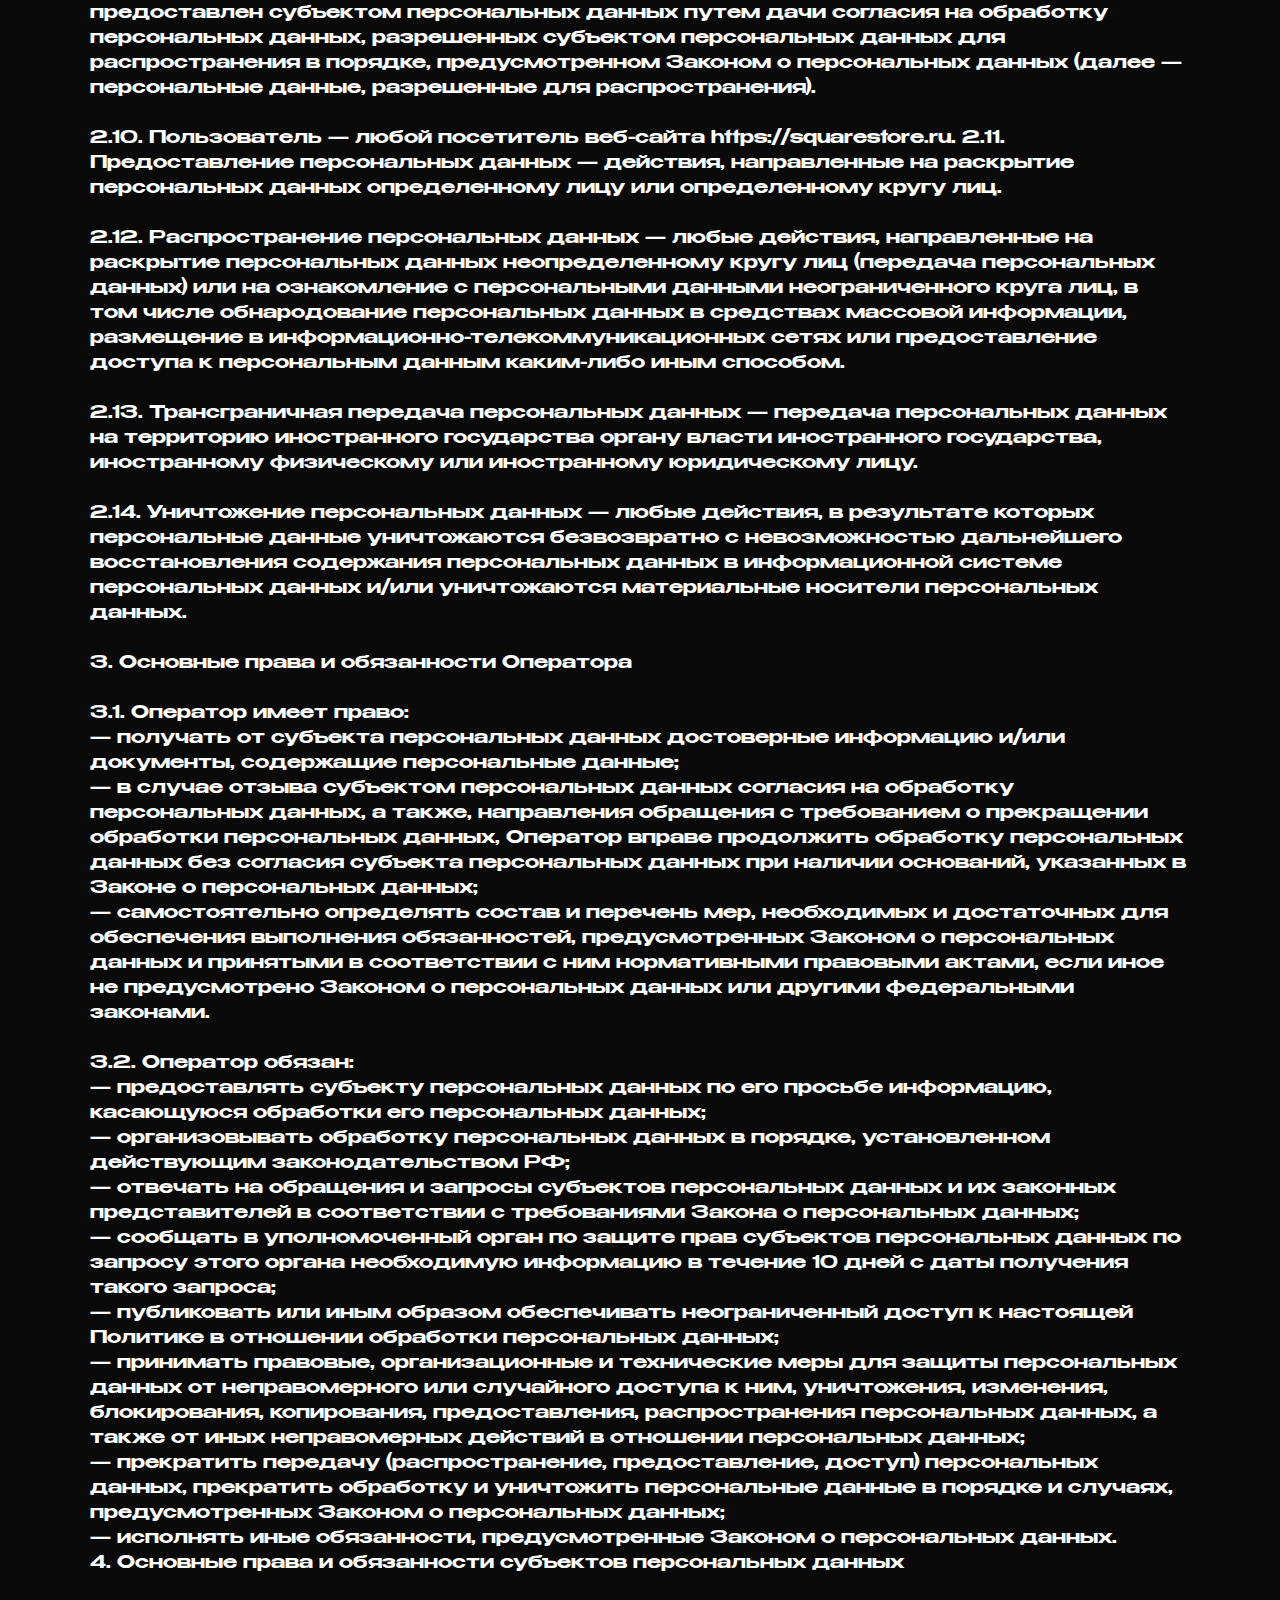
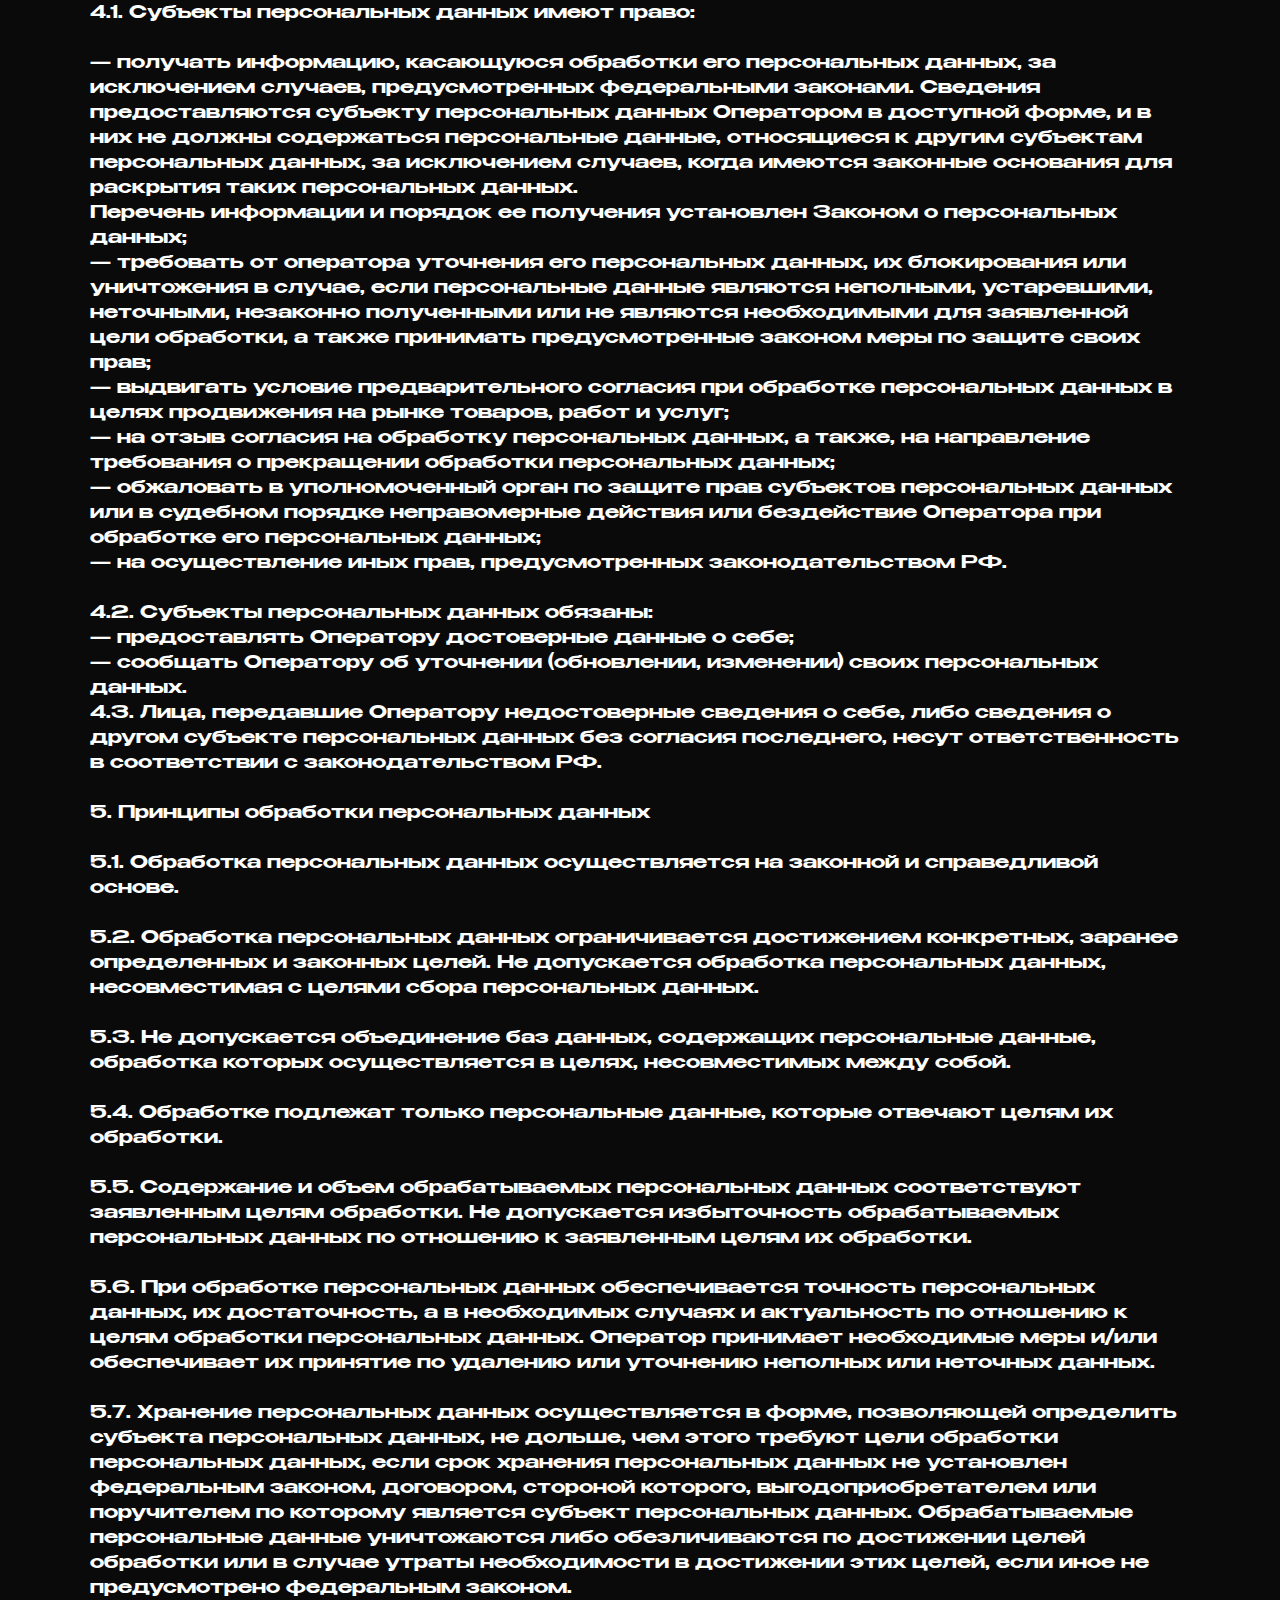
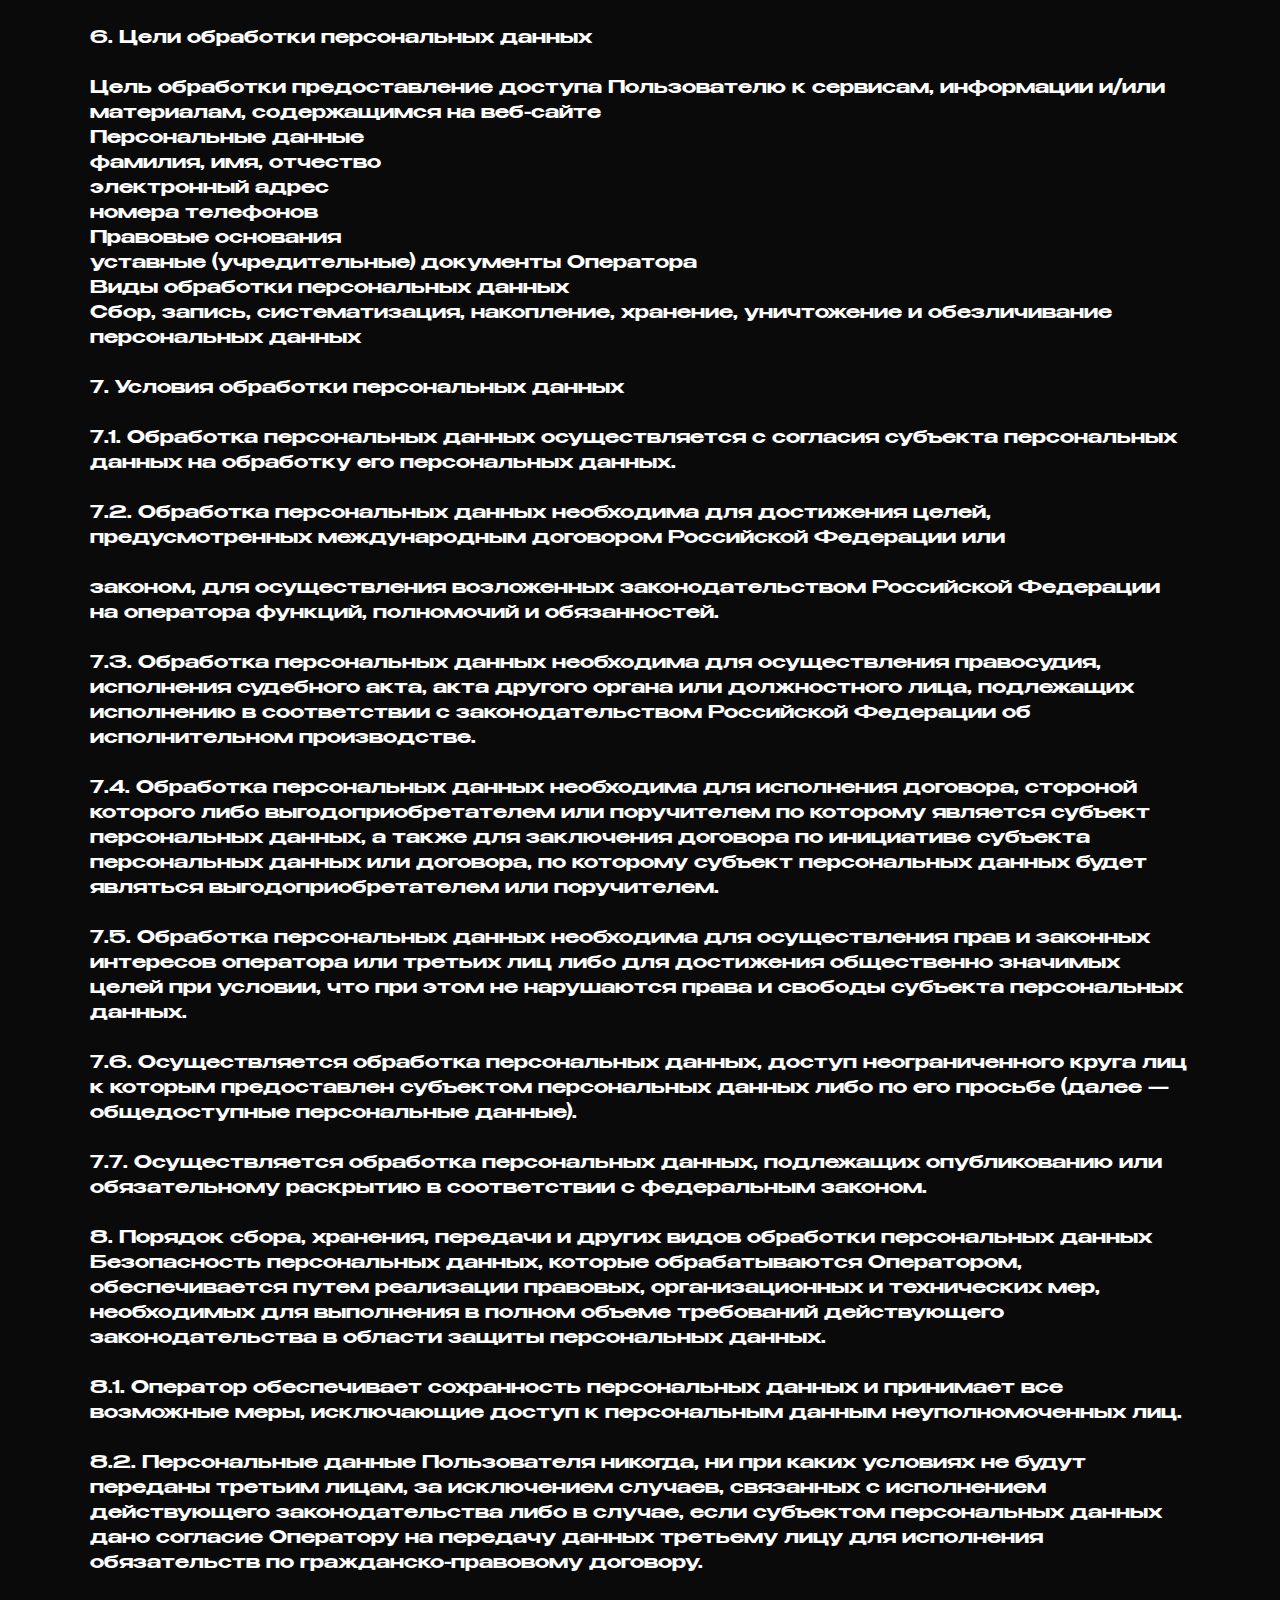
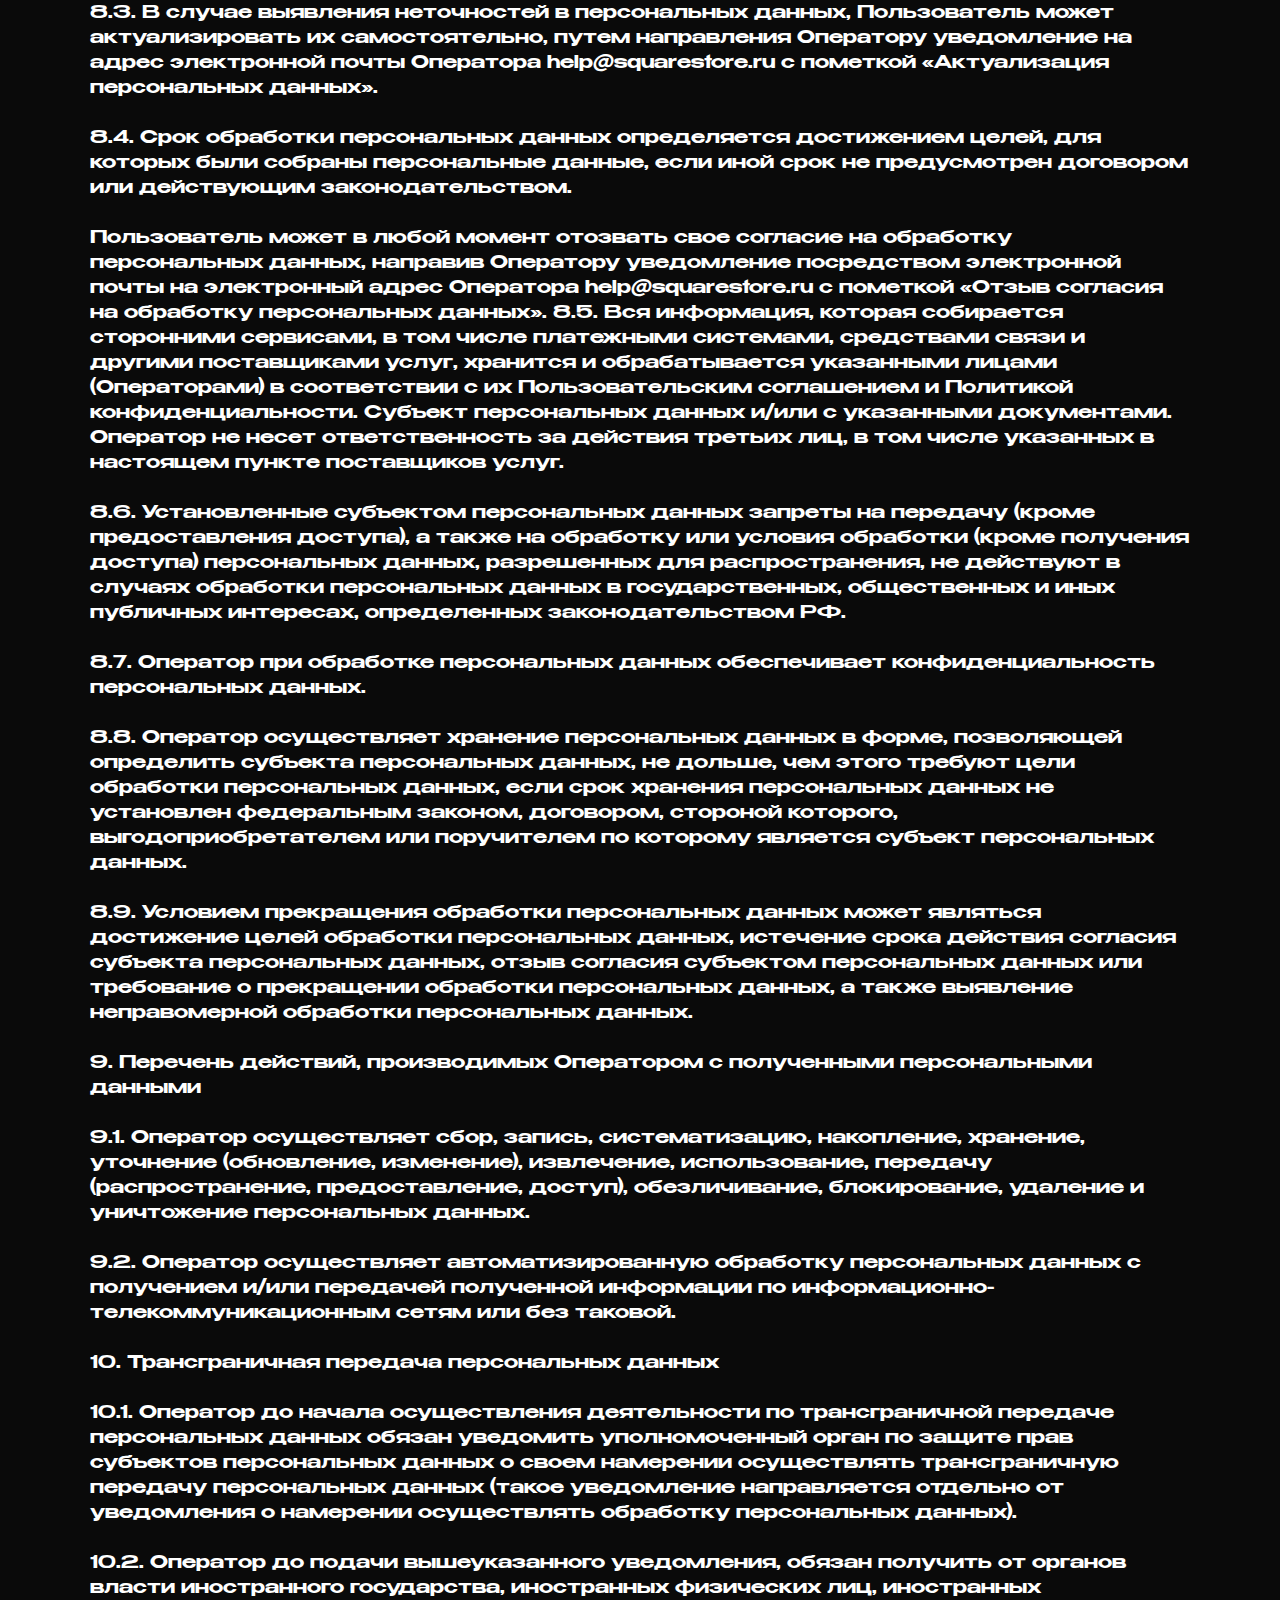
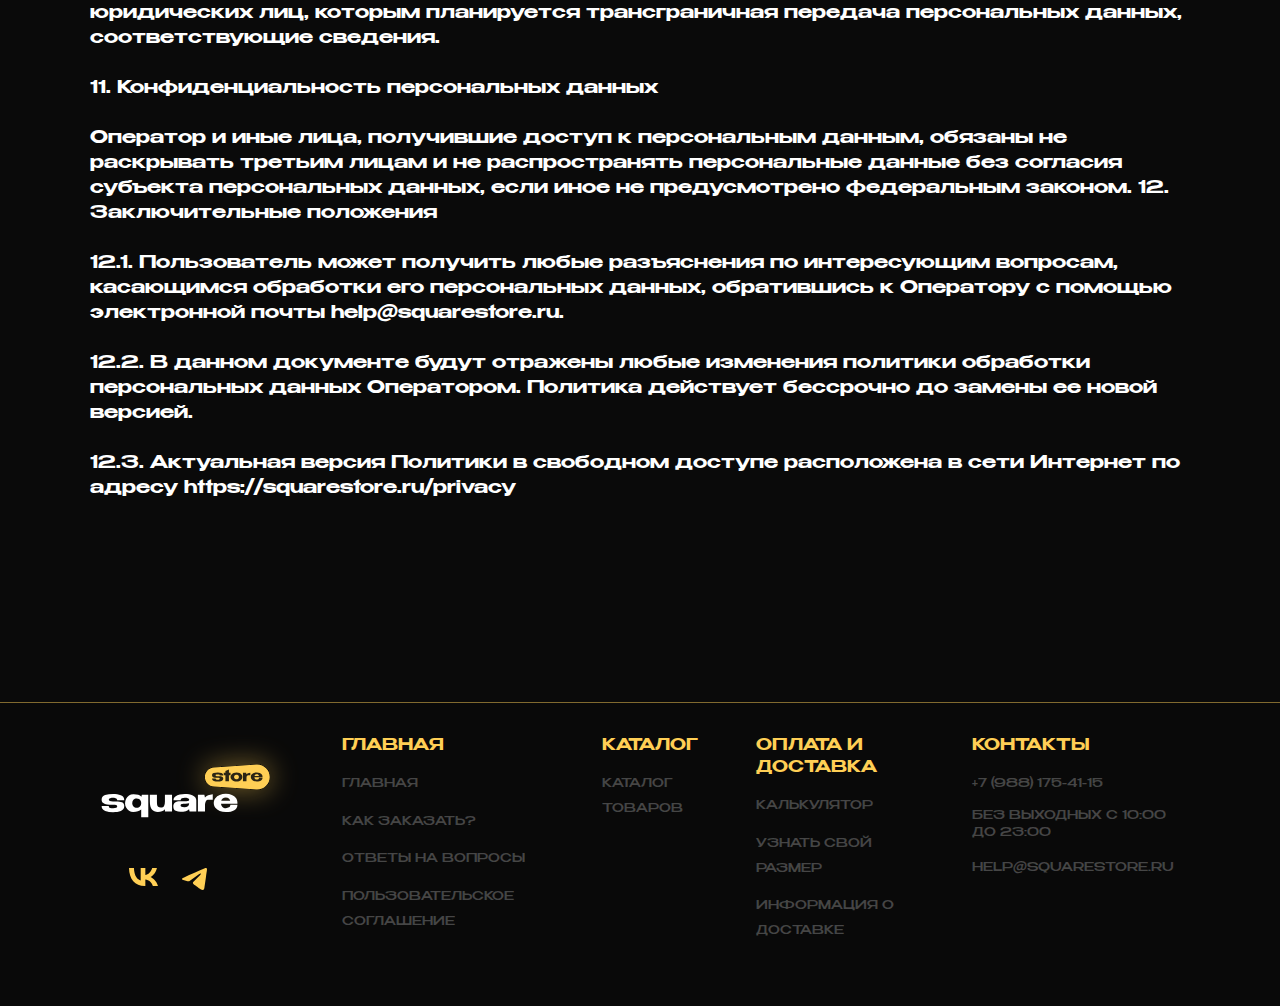
<file: politics.html>
<!DOCTYPE html>
<html lang="en">
<head>
  <meta charset="UTF-8">
  <meta name="viewport" content="width=device-width, initial-scale=1.0">
  <link rel="stylesheet" href="./assets/css/style.css">
  <title>squarestore</title>
</head>
<body>

  <div class="loader">
    <div class="ring"></div>
  </div>

<!-- header -->
<header class="header container">
  <nav class="nav container">

    <a href="./" class="nav__logo">
      <svg xmlns="http://www.w3.org/2000/svg" width="220" height="93" viewBox="0 0 220 104" fill="none">
        <g filter="url(#filter0_d_40_35)">
          <path d="M115.446 46.9664C115.446 41.3001 119.836 36.6028 125.49 36.2211L173.068 33.0083C181.147 32.4628 188 38.869 188 46.9664C188 55.0638 181.147 61.4701 173.068 60.9246L125.49 57.7118C119.836 57.33 115.446 52.6328 115.446 46.9664Z" fill="#FFCF55"/>
        </g>
        <path d="M129.745 46.088C130.075 46.088 130.327 46.0823 130.498 46.0708L131.473 46.0535C132.82 46.0535 133.91 46.2316 134.743 46.5877C135.587 46.9323 136.009 47.6273 136.009 48.6726C136.009 50.0281 135.382 50.9356 134.126 51.3951C132.883 51.8431 131.456 52.0671 129.847 52.0671C128.25 52.0671 126.783 51.8316 125.448 51.3606C124.125 50.8782 123.463 49.9592 123.463 48.6037H127.434C127.434 49.1436 127.668 49.5055 128.136 49.6892C128.603 49.8616 129.174 49.9477 129.847 49.9477C130.612 49.9477 131.177 49.8558 131.542 49.672C131.918 49.4767 132.107 49.1666 132.107 48.7416C132.107 48.3625 131.89 48.127 131.456 48.0351C131.023 47.9317 130.475 47.88 129.813 47.88H129.214C128.176 47.88 127.251 47.8283 126.441 47.7249C125.642 47.6101 124.946 47.3459 124.353 46.9323C123.759 46.5188 123.463 45.8985 123.463 45.0714C123.463 43.7618 124.102 42.906 125.38 42.504C126.669 42.1019 128.153 41.9009 129.83 41.9009C131.416 41.9009 132.843 42.1364 134.109 42.6074C135.376 43.0784 136.009 43.9916 136.009 45.3471L132.072 45.3298C132.072 44.744 131.776 44.3822 131.182 44.2443C130.589 44.1065 130.121 44.0375 129.779 44.0375C129.254 44.0375 128.729 44.1007 128.204 44.2271C127.691 44.3419 127.434 44.6062 127.434 45.0197C127.434 45.7089 128.204 46.065 129.745 46.088Z" fill="#FFCF55"/>
        <path d="M129.745 46.088C130.075 46.088 130.327 46.0823 130.498 46.0708L131.473 46.0535C132.82 46.0535 133.91 46.2316 134.743 46.5877C135.587 46.9323 136.009 47.6273 136.009 48.6726C136.009 50.0281 135.382 50.9356 134.126 51.3951C132.883 51.8431 131.456 52.0671 129.847 52.0671C128.25 52.0671 126.783 51.8316 125.448 51.3606C124.125 50.8782 123.463 49.9592 123.463 48.6037H127.434C127.434 49.1436 127.668 49.5055 128.136 49.6892C128.603 49.8616 129.174 49.9477 129.847 49.9477C130.612 49.9477 131.177 49.8558 131.542 49.672C131.918 49.4767 132.107 49.1666 132.107 48.7416C132.107 48.3625 131.89 48.127 131.456 48.0351C131.023 47.9317 130.475 47.88 129.813 47.88H129.214C128.176 47.88 127.251 47.8283 126.441 47.7249C125.642 47.6101 124.946 47.3459 124.353 46.9323C123.759 46.5188 123.463 45.8985 123.463 45.0714C123.463 43.7618 124.102 42.906 125.38 42.504C126.669 42.1019 128.153 41.9009 129.83 41.9009C131.416 41.9009 132.843 42.1364 134.109 42.6074C135.376 43.0784 136.009 43.9916 136.009 45.3471L132.072 45.3298C132.072 44.744 131.776 44.3822 131.182 44.2443C130.589 44.1065 130.121 44.0375 129.779 44.0375C129.254 44.0375 128.729 44.1007 128.204 44.2271C127.691 44.3419 127.434 44.6062 127.434 45.0197C127.434 45.7089 128.204 46.065 129.745 46.088Z" fill="#0A0A0A" fill-opacity="0.87"/>
        <path d="M142.355 42.28H144.135V44.9852H142.355V51.6708H138.418V44.9852H136.552V42.28H138.418V40.2468L142.355 38.6443V42.28Z" fill="#FFCF55"/>
        <path d="M142.355 42.28H144.135V44.9852H142.355V51.6708H138.418V44.9852H136.552V42.28H138.418V40.2468L142.355 38.6443V42.28Z" fill="#0A0A0A" fill-opacity="0.87"/>
        <path d="M150.898 41.8837C152.131 41.8837 153.243 42.1019 154.236 42.5385C155.229 42.975 156.005 43.5838 156.564 44.3649C157.123 45.1346 157.403 46.0019 157.403 46.9668C157.403 47.9202 157.117 48.7875 156.547 49.5686C155.988 50.3383 155.212 50.9414 154.219 51.3779C153.238 51.8144 152.131 52.0326 150.898 52.0326C149.711 52.0326 148.599 51.8144 147.56 51.3779C146.522 50.9299 145.689 50.321 145.061 49.5514C144.445 48.7703 144.137 47.9087 144.137 46.9668C144.137 46.0133 144.445 45.1518 145.061 44.3822C145.689 43.601 146.516 42.9922 147.543 42.5557C148.582 42.1077 149.7 41.8837 150.898 41.8837ZM150.898 49.5686C151.355 49.5686 151.777 49.471 152.165 49.2757C152.564 49.0804 152.884 48.7875 153.123 48.3969C153.363 47.9949 153.483 47.5182 153.483 46.9668C153.483 46.4154 153.363 45.9444 153.123 45.5539C152.884 45.1518 152.564 44.8531 152.165 44.6578C151.777 44.4626 151.355 44.3649 150.898 44.3649C150.453 44.3649 150.014 44.4683 149.58 44.6751C149.158 44.8704 148.81 45.1633 148.536 45.5539C148.262 45.9444 148.125 46.4154 148.125 46.9668C148.125 47.5182 148.262 47.9891 148.536 48.3797C148.81 48.7703 149.158 49.0689 149.58 49.2757C150.014 49.471 150.453 49.5686 150.898 49.5686Z" fill="#FFCF55"/>
        <path d="M150.898 41.8837C152.131 41.8837 153.243 42.1019 154.236 42.5385C155.229 42.975 156.005 43.5838 156.564 44.3649C157.123 45.1346 157.403 46.0019 157.403 46.9668C157.403 47.9202 157.117 48.7875 156.547 49.5686C155.988 50.3383 155.212 50.9414 154.219 51.3779C153.238 51.8144 152.131 52.0326 150.898 52.0326C149.711 52.0326 148.599 51.8144 147.56 51.3779C146.522 50.9299 145.689 50.321 145.061 49.5514C144.445 48.7703 144.137 47.9087 144.137 46.9668C144.137 46.0133 144.445 45.1518 145.061 44.3822C145.689 43.601 146.516 42.9922 147.543 42.5557C148.582 42.1077 149.7 41.8837 150.898 41.8837ZM150.898 49.5686C151.355 49.5686 151.777 49.471 152.165 49.2757C152.564 49.0804 152.884 48.7875 153.123 48.3969C153.363 47.9949 153.483 47.5182 153.483 46.9668C153.483 46.4154 153.363 45.9444 153.123 45.5539C152.884 45.1518 152.564 44.8531 152.165 44.6578C151.777 44.4626 151.355 44.3649 150.898 44.3649C150.453 44.3649 150.014 44.4683 149.58 44.6751C149.158 44.8704 148.81 45.1633 148.536 45.5539C148.262 45.9444 148.125 46.4154 148.125 46.9668C148.125 47.5182 148.262 47.9891 148.536 48.3797C148.81 48.7703 149.158 49.0689 149.58 49.2757C150.014 49.471 150.453 49.5686 150.898 49.5686Z" fill="#0A0A0A" fill-opacity="0.87"/>
        <path d="M161.936 43.9169C162.849 42.906 164.293 42.2972 166.267 42.0905V45.0886H163.99C163.283 45.0886 162.769 45.3586 162.45 45.8985C162.13 46.4269 161.971 47.1219 161.971 47.9834V51.6708H158.034V42.28H161.611L161.936 43.9169Z" fill="#FFCF55"/>
        <path d="M161.936 43.9169C162.849 42.906 164.293 42.2972 166.267 42.0905V45.0886H163.99C163.283 45.0886 162.769 45.3586 162.45 45.8985C162.13 46.4269 161.971 47.1219 161.971 47.9834V51.6708H158.034V42.28H161.611L161.936 43.9169Z" fill="#0A0A0A" fill-opacity="0.87"/>
        <path d="M179.949 47.3631H170.825C170.905 48.0868 171.174 48.6841 171.63 49.1551C172.098 49.6146 172.731 49.8443 173.53 49.8443C174.18 49.8443 174.757 49.6892 175.259 49.3791C175.772 49.0575 176.029 48.5692 176.029 47.9145H179.949C179.949 49.247 179.378 50.2636 178.237 50.9643C177.107 51.6651 175.533 52.0154 173.513 52.0154C172.269 52.0154 171.139 51.8029 170.124 51.3779C169.108 50.9528 168.304 50.3555 167.71 49.5859C167.117 48.8047 166.82 47.9145 166.82 46.9151C166.82 45.9042 167.111 45.014 167.693 44.2443C168.286 43.4632 169.091 42.8658 170.107 42.4523C171.134 42.0273 172.269 41.8148 173.513 41.8148C174.791 41.8148 175.909 42.0215 176.868 42.4351C177.838 42.8486 178.591 43.4345 179.127 44.1926C179.663 44.9393 179.937 45.8181 179.949 46.8289V46.9151V47.3631ZM173.513 43.9169C172.76 43.9169 172.183 44.0777 171.784 44.3994C171.385 44.721 171.111 45.169 170.962 45.7434H175.926C175.801 45.169 175.55 44.721 175.173 44.3994C174.797 44.0777 174.243 43.9169 173.513 43.9169Z" fill="#FFCF55"/>
        <path d="M179.949 47.3631H170.825C170.905 48.0868 171.174 48.6841 171.63 49.1551C172.098 49.6146 172.731 49.8443 173.53 49.8443C174.18 49.8443 174.757 49.6892 175.259 49.3791C175.772 49.0575 176.029 48.5692 176.029 47.9145H179.949C179.949 49.247 179.378 50.2636 178.237 50.9643C177.107 51.6651 175.533 52.0154 173.513 52.0154C172.269 52.0154 171.139 51.8029 170.124 51.3779C169.108 50.9528 168.304 50.3555 167.71 49.5859C167.117 48.8047 166.82 47.9145 166.82 46.9151C166.82 45.9042 167.111 45.014 167.693 44.2443C168.286 43.4632 169.091 42.8658 170.107 42.4523C171.134 42.0273 172.269 41.8148 173.513 41.8148C174.791 41.8148 175.909 42.0215 176.868 42.4351C177.838 42.8486 178.591 43.4345 179.127 44.1926C179.663 44.9393 179.937 45.8181 179.949 46.8289V46.9151V47.3631ZM173.513 43.9169C172.76 43.9169 172.183 44.0777 171.784 44.3994C171.385 44.721 171.111 45.169 170.962 45.7434H175.926C175.801 45.169 175.55 44.721 175.173 44.3994C174.797 44.0777 174.243 43.9169 173.513 43.9169Z" fill="#0A0A0A" fill-opacity="0.87"/>
        <path d="M12.667 74.3442C13.3343 74.3442 13.8405 74.3328 14.1857 74.3099L16.1531 74.2755C18.8682 74.2755 21.0657 74.6305 22.7454 75.3404C24.4482 76.0274 25.2996 77.4128 25.2996 79.4967C25.2996 82.1989 24.034 84.008 21.5029 84.924C18.9948 85.817 16.1185 86.2636 12.8741 86.2636C9.65272 86.2636 6.69593 85.7941 4.00375 84.8553C1.33458 83.8935 0 82.0615 0 79.3593H8.0075C8.0075 80.4356 8.4792 81.1569 9.42262 81.5233C10.366 81.8668 11.5165 82.0386 12.8741 82.0386C14.4158 82.0386 15.5548 81.8554 16.2911 81.489C17.0504 81.0997 17.4301 80.4814 17.4301 79.6341C17.4301 78.8784 16.9929 78.409 16.1185 78.2258C15.2442 78.0197 14.1397 77.9166 12.8051 77.9166H11.5971C9.50315 77.9166 7.63934 77.8136 6.00562 77.6075C4.39492 77.3785 2.99131 76.8518 1.79478 76.0274C0.598261 75.203 0 73.9664 0 72.3176C0 69.707 1.28856 68.001 3.86569 67.1995C6.46583 66.398 9.45713 65.9972 12.8396 65.9972C16.038 65.9972 18.9143 66.4667 21.4684 67.4056C24.0225 68.3445 25.2996 70.165 25.2996 72.8672L17.3611 72.8328C17.3611 71.665 16.7628 70.9436 15.5663 70.6688C14.3698 70.394 13.4264 70.2566 12.7361 70.2566C11.6776 70.2566 10.6191 70.3826 9.56068 70.6345C8.52522 70.8635 8.0075 71.3902 8.0075 72.2146C8.0075 73.5885 9.56068 74.2984 12.667 74.3442Z" fill="white"/>
        <path d="M44.9289 66.7529H52.1771V92H44.2386V83.4126C42.2828 85.1987 39.3145 86.0918 35.3337 86.0918C33.585 86.0918 32.0203 85.6453 30.6397 84.7522C29.2591 83.8362 28.1776 82.6454 27.3953 81.1798C26.6359 79.7142 26.2333 78.1685 26.1872 76.5426V76.3022C26.2102 74.4244 26.6129 72.7298 27.3953 71.2184C28.1776 69.707 29.2476 68.5162 30.6052 67.646C31.9858 66.7758 33.562 66.3407 35.3337 66.3407C39.4986 66.2491 42.5474 67.1422 44.4802 69.02L44.9289 66.7529ZM39.3375 81.4203C40.7871 81.4203 41.9606 80.9394 42.858 79.9776C43.7784 79.0158 44.2386 77.7334 44.2386 76.1304V76.0617C44.2386 75.1686 44.02 74.3328 43.5828 73.5542C43.1687 72.7527 42.5819 72.123 41.8226 71.665C41.0863 71.1841 40.2579 70.9436 39.3375 70.9436C37.7038 70.9436 36.4497 71.4589 35.5753 72.4893C34.701 73.4969 34.2408 74.7908 34.1947 76.3709C34.2408 77.8136 34.701 79.0158 35.5753 79.9776C36.4497 80.9394 37.7038 81.4203 39.3375 81.4203Z" fill="white"/>
        <path d="M70.7804 66.7529H78.7189V85.4735H70.7804V83.1378C69.0317 85.1072 66.374 86.0918 62.8075 86.0918C59.9772 86.0918 57.7798 85.1873 56.2151 83.3782C54.6734 81.5691 53.9026 78.6036 53.9026 74.4816V66.7529H61.841V74.3786C61.841 75.8213 61.9216 77.0006 62.0827 77.9166C62.2437 78.8326 62.6349 79.5997 63.2562 80.218C63.8774 80.8363 64.8439 81.1455 66.1554 81.1455C67.9732 81.1455 69.1928 80.5272 69.814 79.2906C70.4583 78.0311 70.7804 76.3938 70.7804 74.3786V66.7529Z" fill="white"/>
        <path d="M93.0594 65.9286C96.3498 65.9286 99.3066 66.4781 101.93 67.5773C104.553 68.6765 105.864 70.6116 105.864 73.3824V85.4735H98.3402L97.7534 83.0347V82.863C97.1782 83.8935 95.9587 84.6492 94.0948 85.1301C92.254 85.6109 90.2407 85.8514 88.0547 85.8514C86.3059 85.8514 84.5572 85.4735 82.8084 84.7179C81.0597 83.9393 80.1853 82.3248 80.1853 79.8745C80.1853 76.0045 82.7279 74.0694 87.8131 74.0694C91.0805 74.0694 93.3585 74.0465 94.6471 74.0007C95.9357 73.932 96.787 73.8175 97.2012 73.6572C97.6154 73.474 97.834 73.1534 97.857 72.6954V72.2489C97.834 71.4932 97.3278 70.9436 96.3383 70.6001C95.3719 70.2337 94.2674 70.0505 93.0249 70.0505C91.7363 70.0734 90.6318 70.3139 89.7114 70.7719C88.814 71.2299 88.3653 71.9283 88.3653 72.8672H80.3924C80.3924 71.1268 81.0827 69.7414 82.4633 68.7109C83.8439 67.6575 85.4891 66.9361 87.3989 66.5468C89.3318 66.1346 91.2186 65.9286 93.0594 65.9286ZM92.5417 80.8363C94.2444 80.8363 95.533 80.4585 96.4074 79.7028C97.2817 78.9471 97.7534 77.9853 97.8225 76.8174V76.3365C96.9481 76.7029 95.556 76.8861 93.6461 76.8861C91.6673 76.8861 90.2752 77.0235 89.4698 77.2983C88.6875 77.5731 88.2848 78.0769 88.2618 78.8097C88.3308 79.4967 88.6875 80.0119 89.3318 80.3554C89.9991 80.676 91.069 80.8363 92.5417 80.8363Z" fill="white"/>
        <path d="M115.533 70.0162C117.374 68.001 120.285 66.7873 124.266 66.3751V72.3519H119.675C118.248 72.3519 117.213 72.8901 116.569 73.9664C115.924 75.0198 115.602 76.4052 115.602 78.1227V85.4735H107.664V66.7529H114.878L115.533 70.0162Z" fill="white"/>
        <path d="M151.854 76.8861H133.458C133.619 78.3288 134.159 79.5196 135.08 80.4585C136.023 81.3745 137.3 81.8325 138.911 81.8325C140.223 81.8325 141.385 81.5233 142.397 80.905C143.433 80.2638 143.95 79.2906 143.95 77.9853H151.854C151.854 80.6417 150.704 82.6683 148.403 84.0652C146.125 85.4621 142.949 86.1605 138.877 86.1605C136.368 86.1605 134.09 85.7369 132.043 84.8896C129.995 84.0423 128.372 82.8515 127.176 81.3172C125.979 79.76 125.381 77.9853 125.381 75.993C125.381 73.9778 125.968 72.2031 127.141 70.6688C128.338 69.1116 129.96 67.9208 132.008 67.0964C134.079 66.2491 136.368 65.8255 138.877 65.8255C141.454 65.8255 143.709 66.2377 145.641 67.0621C147.597 67.8865 149.116 69.0544 150.197 70.5658C151.279 72.0543 151.831 73.8061 151.854 75.8213V75.993V76.8861ZM138.877 70.0162C137.358 70.0162 136.196 70.3368 135.391 70.978C134.585 71.6192 134.033 72.5122 133.734 73.6572H143.743C143.49 72.5122 142.984 71.6192 142.225 70.978C141.465 70.3368 140.349 70.0162 138.877 70.0162Z" fill="white"/>
        <defs>
          <filter id="filter0_d_40_35" x="83.4456" y="0.975891" width="136.554" height="91.9811" filterUnits="userSpaceOnUse" color-interpolation-filters="sRGB">
            <feFlood flood-opacity="0" result="BackgroundImageFix"/>
            <feColorMatrix in="SourceAlpha" type="matrix" values="0 0 0 0 0 0 0 0 0 0 0 0 0 0 0 0 0 0 127 0" result="hardAlpha"/>
            <feOffset/>
            <feGaussianBlur stdDeviation="16"/>
            <feComposite in2="hardAlpha" operator="out"/>
            <feColorMatrix type="matrix" values="0 0 0 0 1 0 0 0 0 0.811765 0 0 0 0 0.333333 0 0 0 0.5 0"/>
            <feBlend mode="normal" in2="BackgroundImageFix" result="effect1_dropShadow_40_35"/>
            <feBlend mode="normal" in="SourceGraphic" in2="effect1_dropShadow_40_35" result="shape"/>
          </filter>
        </defs>
      </svg>
    </a>

    <div class="nav__menu" id="nav-menu">
      <ul class="nav__list">
        <li class="nav__item">
          <a class="nav__link" href="./">Главная</a>
        </li>
        <li class="nav__item">
          <a class="nav__link" href="./#works">Как заказать?</a>
        </li>
        <li class="nav__item">
          <a class="nav__link" href="./calc">Калькулятор</a>
        </li>
        <li class="nav__item">
          <a class="nav__link" href="./#faq">FAQ</a>
        </li>
        <div class="nav__buttns-mob">
          <div class="nav__social-vk">
            <a target="_blank" href="https://vk.com/erauqss">
              <svg xmlns="http://www.w3.org/2000/svg" width="44" height="44" viewBox="0 0 44 44" fill="none">
                <circle opacity="0.12" cx="22" cy="22" r="22"/>
                <path d="M22.8038 27.5C16.6539 27.5 13.1462 23.3709 13 16.5H16.0806C16.1818 21.543 18.4528 23.6792 20.2517 24.1196V16.5H23.1525V20.8493C24.9289 20.6622 26.795 18.6802 27.4246 16.5H30.3253C29.8419 19.1867 27.8181 21.1687 26.379 21.9835C27.8181 22.6441 30.123 24.3729 31 27.5H27.8069C27.1211 25.4079 25.4123 23.7893 23.1525 23.5691V27.5H22.8038Z" fill="#FFCF55"/>
              </svg>
            </a>
          </div>
          <div class="nav__social-tg">
            <a target="_blank" href="https://t.me/erauqss">
              <svg xmlns="http://www.w3.org/2000/svg" width="44" height="44" viewBox="0 0 44 44" fill="none">
                <circle opacity="0.12" cx="22" cy="22" r="22" fill="#FFCF55"/>
                <path d="M28.0507 14.6324C28.0507 14.6324 29.6233 13.9831 29.4922 15.56C29.4486 16.2093 29.0554 18.4818 28.7496 20.9398L27.7012 28.2211C27.7012 28.2211 27.6139 29.2878 26.8275 29.4733C26.0412 29.6588 24.8618 28.824 24.6433 28.6385C24.4686 28.4994 21.367 26.4123 20.2749 25.392C19.9691 25.1138 19.6196 24.5572 20.3186 23.908L24.9054 19.2702C25.4296 18.7137 25.9538 17.4151 23.7696 18.9919L17.6539 23.3978C17.6539 23.3978 16.9549 23.8616 15.6444 23.4442L12.805 22.5166C12.805 22.5166 11.7565 21.821 13.5476 21.1253C17.916 18.9455 23.2891 16.7194 28.0507 14.6324Z" fill="#FFCF55"/>
              </svg>
            </a>
          </div>
        </div>
      </ul>

      <div class="nav__close" id="nav-close">
        <svg xmlns="http://www.w3.org/2000/svg" viewBox="0 0 24 24"><path d="M12.0007 10.5865L16.9504 5.63672L18.3646 7.05093L13.4149 12.0007L18.3646 16.9504L16.9504 18.3646L12.0007 13.4149L7.05093 18.3646L5.63672 16.9504L10.5865 12.0007L5.63672 7.05093L7.05093 5.63672L12.0007 10.5865Z" fill="rgba(255,255,255,1)"></path></svg>
      </div>
    </div>

    <div class="nav__buttns">
      <a href="tel:+79881754115" class="btn">
        связь с нами
      </a>
      <div class="nav__social-vk">
        <a target="_blank" href="https://vk.com/erauqss">
          <svg xmlns="http://www.w3.org/2000/svg" width="44" height="44" viewBox="0 0 44 44" fill="none">
            <circle opacity="0.12" cx="22" cy="22" r="22"/>
            <path d="M22.8038 27.5C16.6539 27.5 13.1462 23.3709 13 16.5H16.0806C16.1818 21.543 18.4528 23.6792 20.2517 24.1196V16.5H23.1525V20.8493C24.9289 20.6622 26.795 18.6802 27.4246 16.5H30.3253C29.8419 19.1867 27.8181 21.1687 26.379 21.9835C27.8181 22.6441 30.123 24.3729 31 27.5H27.8069C27.1211 25.4079 25.4123 23.7893 23.1525 23.5691V27.5H22.8038Z" fill="#FFCF55"/>
          </svg>
        </a>
      </div>
      <div class="nav__social-tg">
        <a target="_blank" href="https://t.me/erauqss">
          <svg xmlns="http://www.w3.org/2000/svg" width="44" height="44" viewBox="0 0 44 44" fill="none">
            <circle opacity="0.12" cx="22" cy="22" r="22" fill="#FFCF55"/>
            <path d="M28.0507 14.6324C28.0507 14.6324 29.6233 13.9831 29.4922 15.56C29.4486 16.2093 29.0554 18.4818 28.7496 20.9398L27.7012 28.2211C27.7012 28.2211 27.6139 29.2878 26.8275 29.4733C26.0412 29.6588 24.8618 28.824 24.6433 28.6385C24.4686 28.4994 21.367 26.4123 20.2749 25.392C19.9691 25.1138 19.6196 24.5572 20.3186 23.908L24.9054 19.2702C25.4296 18.7137 25.9538 17.4151 23.7696 18.9919L17.6539 23.3978C17.6539 23.3978 16.9549 23.8616 15.6444 23.4442L12.805 22.5166C12.805 22.5166 11.7565 21.821 13.5476 21.1253C17.916 18.9455 23.2891 16.7194 28.0507 14.6324Z" fill="#FFCF55"/>
          </svg>
        </a>
      </div>
    </div>
    <div class="nav__toggle" id="nav-toggle">
      <svg xmlns="http://www.w3.org/2000/svg" viewBox="0 0 24 24"><path d="M3 4H21V6H3V4ZM9 11H21V13H9V11ZM3 18H21V20H3V18Z" fill="rgba(246,246,246,1)"></path></svg>
    </div>
  </nav>
</header>

  <!-- calculator -->
  <section class="politics section" id="politics">
    <div class="politics__container container grid">
      <div class="politics__data">
        <p class="politics__desc">
          1. Общие положения. <br/><br/>
          Настоящая политика обработки персональных данных составлена в соответствии с требованиями Федерального закона от 27.07.2006. № 152-ФЗ «О персональных данных» (далее — Закон о персональных данных) и определяет порядок обработки персональных данных и меры по обеспечению безопасности персональных данных, предпринимаемые ИП Островко Анатолий Алексеевич (далее — Оператор). <br/><br/>
          1.1. Оператор ставит своей важнейшей целью и условием осуществления своей деятельности соблюдение прав и свобод человека и гражданина при обработке его персональных данных, в том числе защиты прав на неприкосновенность частной жизни, личную и семейную тайну. <br/><br/>
          1.2. Настоящая политика Оператора в отношении обработки персональных данных (далее — Политика) применяется ко всей информации, которую Оператор может получить о посетителях веб-сайта https://squarestore.ru. <br/><br/>
          2. Основные понятия, используемые в Политике <br/><br/>
          2.1. Автоматизированная обработка персональных данных — обработка персональных данных с помощью средств вычислительной техники. <br/><br/>
          2.2. Блокирование персональных данных — временное прекращение обработки персональных данных (за исключением случаев, если обработка необходима для уточнения персональных данных). <br/><br/>
          2.3. Веб-сайт — совокупность графических и информационных материалов, а также программ для ЭВМ и баз данных, обеспечивающих их доступность в сети интернет по сетевому адресу https://squarestore.ru. <br/><br/>
          2.4. Информационная система персональных данных — совокупность содержащихся в базах данных персональных данных и обеспечивающих их обработку информационных технологий и технических средств. <br/><br/>
          2.5. Обезличивание персональных данных — действия, в результате которых невозможно определить без использования дополнительной информации принадлежность персональных данных конкретному Пользователю или иному субъекту персональных данных. <br/><br/>
          2.6. Обработка персональных данных — любое действие (операция) или совокупность действий (операций), совершаемых с использованием средств автоматизации или без использования таких средств с персональными данными, включая сбор, запись, систематизацию, накопление, хранение, уточнение (обновление, изменение), извлечение, использование, передачу (распространение, предоставление, доступ), обезличивание, блокирование, удаление, уничтожение персональных данных. <br/><br/>
          2.7. Оператор — государственный орган, муниципальный орган, юридическое или физическое лицо, самостоятельно или совместно с другими лицами организующие и/или осуществляющие обработку персональных данных, а также определяющие цели обработки персональных данных, состав персональных данных, подлежащих обработке, действия (операции), совершаемые с персональными данными. <br/><br/>
          2.8. Персональные данные — любая информация, относящаяся прямо или косвенно к определенному или определяемому Пользователю веб-сайта https://squarestore.ru. <br/><br/>
          2.9. Персональные данные, разрешенные субъектом персональных данных для распространения, — персональные данные, доступ неограниченного круга лиц к которым предоставлен субъектом персональных данных путем дачи согласия на обработку персональных данных, разрешенных субъектом персональных данных для распространения в порядке, предусмотренном Законом о персональных данных (далее — персональные данные, разрешенные для распространения). <br/><br/>
          2.10. Пользователь — любой посетитель веб-сайта https://squarestore.ru.
          2.11. Предоставление персональных данных — действия, направленные на раскрытие персональных данных определенному лицу или определенному кругу лиц. <br/><br/>
          2.12. Распространение персональных данных — любые действия, направленные на раскрытие персональных данных неопределенному кругу лиц (передача персональных данных) или на ознакомление с персональными данными неограниченного круга лиц, в том числе обнародование персональных данных в средствах массовой информации, размещение в информационно-телекоммуникационных сетях или предоставление доступа к персональным данным каким-либо иным способом. <br/><br/>
          2.13. Трансграничная передача персональных данных — передача персональных данных на территорию иностранного государства органу власти иностранного государства, иностранному физическому или иностранному юридическому лицу. <br/><br/>
          2.14. Уничтожение персональных данных — любые действия, в результате которых персональные данные уничтожаются безвозвратно с невозможностью дальнейшего восстановления содержания персональных данных в информационной системе персональных данных и/или уничтожаются материальные носители персональных данных. <br/><br/>
          3. Основные права и обязанности Оператора <br/><br/>
          3.1. Оператор имеет право: <br/>
          — получать от субъекта персональных данных достоверные информацию и/или документы, содержащие персональные данные; <br/>
          — в случае отзыва субъектом персональных данных согласия на обработку персональных данных, а также, направления обращения с требованием о прекращении обработки персональных данных, Оператор вправе продолжить обработку персональных данных без согласия субъекта персональных данных при наличии оснований, указанных в Законе о персональных данных; <br/>
          — самостоятельно определять состав и перечень мер, необходимых и достаточных для обеспечения выполнения обязанностей, предусмотренных Законом о персональных данных и принятыми в соответствии с ним нормативными правовыми актами, если иное не предусмотрено Законом о персональных данных или другими федеральными законами. <br/><br/>
          3.2. Оператор обязан: <br/>
          — предоставлять субъекту персональных данных по его просьбе информацию, касающуюся обработки его персональных данных; <br/>
          — организовывать обработку персональных данных в порядке, установленном действующим законодательством РФ; <br/>
          — отвечать на обращения и запросы субъектов персональных данных и их законных представителей в соответствии с требованиями Закона о персональных данных;  <br/>
          — сообщать в уполномоченный орган по защите прав субъектов персональных данных по запросу этого органа необходимую информацию в течение 10 дней с даты получения такого запроса; <br/>
          — публиковать или иным образом обеспечивать неограниченный доступ к настоящей Политике в отношении обработки персональных данных; <br/>
          — принимать правовые, организационные и технические меры для защиты персональных данных от неправомерного или случайного доступа к ним, уничтожения, изменения, блокирования, копирования, предоставления, распространения персональных данных, а также от иных неправомерных действий в отношении персональных данных; <br/>
          — прекратить передачу (распространение, предоставление, доступ) персональных данных, прекратить обработку и уничтожить персональные данные в порядке и случаях, предусмотренных Законом о персональных данных; <br/>
          — исполнять иные обязанности, предусмотренные Законом о персональных данных. <br/>
          4. Основные права и обязанности субъектов персональных данных <br/><br/>
          4.1. Субъекты персональных данных имеют право: <br/><br/>
          — получать информацию, касающуюся обработки его персональных данных, за исключением случаев, предусмотренных федеральными законами. Сведения предоставляются субъекту персональных данных Оператором в доступной форме, и в них не должны содержаться персональные данные, относящиеся к другим субъектам персональных данных, за исключением случаев, когда имеются законные основания для раскрытия таких персональных данных. <br/>
          Перечень информации и порядок ее получения установлен Законом о персональных данных; <br/>
          — требовать от оператора уточнения его персональных данных, их блокирования или уничтожения в случае, если персональные данные являются неполными, устаревшими, неточными, незаконно полученными или не являются необходимыми для заявленной цели обработки, а также принимать предусмотренные законом меры по защите своих прав; <br/>
          — выдвигать условие предварительного согласия при обработке персональных данных в целях продвижения на рынке товаров, работ и услуг; <br/>
          — на отзыв согласия на обработку персональных данных, а также, на направление требования о прекращении обработки персональных данных; <br/>
          — обжаловать в уполномоченный орган по защите прав субъектов персональных данных или в судебном порядке неправомерные действия или бездействие Оператора при обработке его персональных данных; <br/>
          — на осуществление иных прав, предусмотренных законодательством РФ. <br/><br/>
          4.2. Субъекты персональных данных обязаны: <br/>
          — предоставлять Оператору достоверные данные о себе; <br/>
          — сообщать Оператору об уточнении (обновлении, изменении) своих персональных данных. <br/>
          4.3. Лица, передавшие Оператору недостоверные сведения о себе, либо сведения о другом субъекте персональных данных без согласия последнего, несут ответственность в соответствии с законодательством РФ. <br/><br/>
          5. Принципы обработки персональных данных <br/><br/>
          5.1. Обработка персональных данных осуществляется на законной и справедливой основе.<br/><br/>
          5.2. Обработка персональных данных ограничивается достижением конкретных, заранее определенных и законных целей. Не допускается обработка персональных данных, несовместимая с целями сбора персональных данных.<br/><br/>
          5.3. Не допускается объединение баз данных, содержащих персональные данные, обработка которых осуществляется в целях, несовместимых между собой. <br/><br/>
          5.4. Обработке подлежат только персональные данные, которые отвечают целям их обработки. <br/><br/>
          5.5. Содержание и объем обрабатываемых персональных данных соответствуют заявленным целям обработки. Не допускается избыточность обрабатываемых персональных данных по отношению к заявленным целям их обработки. <br/><br/>
          5.6. При обработке персональных данных обеспечивается точность персональных данных, их достаточность, а в необходимых случаях и актуальность по отношению к целям обработки персональных данных. Оператор принимает необходимые меры и/или обеспечивает их принятие по удалению или уточнению неполных или неточных данных.<br/><br/>
          5.7. Хранение персональных данных осуществляется в форме, позволяющей определить субъекта персональных данных, не дольше, чем этого требуют цели обработки персональных данных, если срок хранения персональных данных не установлен федеральным законом, договором, стороной которого, выгодоприобретателем или поручителем по которому является субъект персональных данных. Обрабатываемые персональные данные уничтожаются либо обезличиваются по достижении целей обработки или в случае утраты необходимости в достижении этих целей, если иное не предусмотрено федеральным законом. <br/><br/>
          6. Цели обработки персональных данных <br/><br/>
          Цель обработки  предоставление доступа Пользователю к сервисам, информации и/или материалам, содержащимся на веб-сайте<br/>
          Персональные данные  <br/>
          фамилия, имя, отчество<br/>
          электронный адрес<br/>
          номера телефонов<br/>
          Правовые основания  <br/>
          уставные (учредительные) документы Оператора<br/>
          Виды обработки персональных данных  <br/>
          Сбор, запись, систематизация, накопление, хранение, уничтожение и обезличивание персональных данных<br/><br/>
          7. Условия обработки персональных данных <br/><br/>
          7.1. Обработка персональных данных осуществляется с согласия субъекта персональных данных на обработку его персональных данных. <br/><br/>
          7.2. Обработка персональных данных необходима для достижения целей, предусмотренных международным договором Российской Федерации или <br/><br/>законом, для осуществления возложенных законодательством Российской Федерации на оператора функций, полномочий и обязанностей. <br/><br/>
          7.3. Обработка персональных данных необходима для осуществления правосудия, исполнения судебного акта, акта другого органа или должностного лица, подлежащих исполнению в соответствии с законодательством Российской Федерации об исполнительном производстве. <br/><br/>
          7.4. Обработка персональных данных необходима для исполнения договора, стороной которого либо выгодоприобретателем или поручителем по которому является субъект персональных данных, а также для заключения договора по инициативе субъекта персональных данных или договора, по которому субъект персональных данных будет являться выгодоприобретателем или поручителем. <br/><br/>
          7.5. Обработка персональных данных необходима для осуществления прав и законных интересов оператора или третьих лиц либо для достижения общественно значимых целей при условии, что при этом не нарушаются права и свободы субъекта персональных данных. <br/><br/>
          7.6. Осуществляется обработка персональных данных, доступ неограниченного круга лиц к которым предоставлен субъектом персональных данных либо по его просьбе (далее — общедоступные персональные данные). <br/><br/>
          7.7. Осуществляется обработка персональных данных, подлежащих опубликованию или обязательному раскрытию в соответствии с федеральным законом. <br/><br/>
          8. Порядок сбора, хранения, передачи и других видов обработки персональных данных
          Безопасность персональных данных, которые обрабатываются Оператором, обеспечивается путем реализации правовых, организационных и технических мер, необходимых для выполнения в полном объеме требований действующего законодательства в области защиты персональных данных. <br/><br/>
          8.1. Оператор обеспечивает сохранность персональных данных и принимает все возможные меры, исключающие доступ к персональным данным неуполномоченных лиц. <br/><br/>
          8.2. Персональные данные Пользователя никогда, ни при каких условиях не будут переданы третьим лицам, за исключением случаев, связанных с исполнением действующего законодательства либо в случае, если субъектом персональных данных дано согласие Оператору на передачу данных третьему лицу для исполнения обязательств по гражданско-правовому договору. <br/><br/>
          8.3. В случае выявления неточностей в персональных данных, Пользователь может актуализировать их самостоятельно, путем направления Оператору уведомление на адрес электронной почты Оператора help@squarestore.ru с пометкой «Актуализация персональных данных». <br/><br/>
          8.4. Срок обработки персональных данных определяется достижением целей, для которых были собраны персональные данные, если иной срок не предусмотрен договором или действующим законодательством. <br/><br/>
          Пользователь может в любой момент отозвать свое согласие на обработку персональных данных, направив Оператору уведомление посредством электронной почты на электронный адрес Оператора help@squarestore.ru с пометкой «Отзыв согласия на обработку персональных данных».
          8.5. Вся информация, которая собирается сторонними сервисами, в том числе платежными системами, средствами связи и другими поставщиками услуг, хранится и обрабатывается указанными лицами (Операторами) в соответствии с их Пользовательским соглашением и Политикой конфиденциальности. Субъект персональных данных и/или с указанными документами. Оператор не несет ответственность за действия третьих лиц, в том числе указанных в настоящем пункте поставщиков услуг. <br/><br/>
          8.6. Установленные субъектом персональных данных запреты на передачу (кроме предоставления доступа), а также на обработку или условия обработки (кроме получения доступа) персональных данных, разрешенных для распространения, не действуют в случаях обработки персональных данных в государственных, общественных и иных публичных интересах, определенных законодательством РФ. <br/><br/>
          8.7. Оператор при обработке персональных данных обеспечивает конфиденциальность персональных данных. <br/><br/>
          8.8. Оператор осуществляет хранение персональных данных в форме, позволяющей определить субъекта персональных данных, не дольше, чем этого требуют цели обработки персональных данных, если срок хранения персональных данных не установлен федеральным законом, договором, стороной которого, выгодоприобретателем или поручителем по которому является субъект персональных данных. <br/><br/>
          8.9. Условием прекращения обработки персональных данных может являться достижение целей обработки персональных данных, истечение срока действия согласия субъекта персональных данных, отзыв согласия субъектом персональных данных или требование о прекращении обработки персональных данных, а также выявление неправомерной обработки персональных данных. <br/><br/>
          9. Перечень действий, производимых Оператором с полученными персональными данными <br/><br/>
          9.1. Оператор осуществляет сбор, запись, систематизацию, накопление, хранение, уточнение (обновление, изменение), извлечение, использование, передачу (распространение, предоставление, доступ), обезличивание, блокирование, удаление и уничтожение персональных данных. <br/><br/>
          9.2. Оператор осуществляет автоматизированную обработку персональных данных с получением и/или передачей полученной информации по информационно-телекоммуникационным сетям или без таковой. <br/><br/>
          10. Трансграничная передача персональных данных <br/><br/>
          10.1. Оператор до начала осуществления деятельности по трансграничной передаче персональных данных обязан уведомить уполномоченный орган по защите прав субъектов персональных данных о своем намерении осуществлять трансграничную передачу персональных данных (такое уведомление направляется отдельно от уведомления о намерении осуществлять обработку персональных данных). <br/><br/>
          10.2. Оператор до подачи вышеуказанного уведомления, обязан получить от органов власти иностранного государства, иностранных физических лиц, иностранных юридических лиц, которым планируется трансграничная передача персональных данных, соответствующие сведения. <br/><br/>
          11. Конфиденциальность персональных данных <br/><br/>
          Оператор и иные лица, получившие доступ к персональным данным, обязаны не раскрывать третьим лицам и не распространять персональные данные без согласия субъекта персональных данных, если иное не предусмотрено федеральным законом.
          12. Заключительные положения<br/><br/>
          12.1. Пользователь может получить любые разъяснения по интересующим вопросам, касающимся обработки его персональных данных, обратившись к Оператору с помощью электронной почты help@squarestore.ru. <br/><br/>
          12.2. В данном документе будут отражены любые изменения политики обработки персональных данных Оператором. Политика действует бессрочно до замены ее новой версией. <br/><br/>
          12.3. Актуальная версия Политики в свободном доступе расположена в сети Интернет по адресу https://squarestore.ru/privacy<br/><br/>
        </p>
      </div>
    </div>
  </section>

  <!-- footer -->
  <footer class="footer section">
    <img class="footer__effect" src="./assets/img/footer__effect.webp" alt="loading" loading="lazy" />
    <div class="footer__container container grid">
      
      <div>
        <a href="#home" class="footer__logo">
          <svg xmlns="http://www.w3.org/2000/svg" width="220" height="93" viewBox="0 0 220 104" fill="none">
            <g filter="url(#filter0_d_40_35)">
              <path d="M115.446 46.9664C115.446 41.3001 119.836 36.6028 125.49 36.2211L173.068 33.0083C181.147 32.4628 188 38.869 188 46.9664C188 55.0638 181.147 61.4701 173.068 60.9246L125.49 57.7118C119.836 57.33 115.446 52.6328 115.446 46.9664Z" fill="#FFCF55"/>
            </g>
            <path d="M129.745 46.088C130.075 46.088 130.327 46.0823 130.498 46.0708L131.473 46.0535C132.82 46.0535 133.91 46.2316 134.743 46.5877C135.587 46.9323 136.009 47.6273 136.009 48.6726C136.009 50.0281 135.382 50.9356 134.126 51.3951C132.883 51.8431 131.456 52.0671 129.847 52.0671C128.25 52.0671 126.783 51.8316 125.448 51.3606C124.125 50.8782 123.463 49.9592 123.463 48.6037H127.434C127.434 49.1436 127.668 49.5055 128.136 49.6892C128.603 49.8616 129.174 49.9477 129.847 49.9477C130.612 49.9477 131.177 49.8558 131.542 49.672C131.918 49.4767 132.107 49.1666 132.107 48.7416C132.107 48.3625 131.89 48.127 131.456 48.0351C131.023 47.9317 130.475 47.88 129.813 47.88H129.214C128.176 47.88 127.251 47.8283 126.441 47.7249C125.642 47.6101 124.946 47.3459 124.353 46.9323C123.759 46.5188 123.463 45.8985 123.463 45.0714C123.463 43.7618 124.102 42.906 125.38 42.504C126.669 42.1019 128.153 41.9009 129.83 41.9009C131.416 41.9009 132.843 42.1364 134.109 42.6074C135.376 43.0784 136.009 43.9916 136.009 45.3471L132.072 45.3298C132.072 44.744 131.776 44.3822 131.182 44.2443C130.589 44.1065 130.121 44.0375 129.779 44.0375C129.254 44.0375 128.729 44.1007 128.204 44.2271C127.691 44.3419 127.434 44.6062 127.434 45.0197C127.434 45.7089 128.204 46.065 129.745 46.088Z" fill="#FFCF55"/>
            <path d="M129.745 46.088C130.075 46.088 130.327 46.0823 130.498 46.0708L131.473 46.0535C132.82 46.0535 133.91 46.2316 134.743 46.5877C135.587 46.9323 136.009 47.6273 136.009 48.6726C136.009 50.0281 135.382 50.9356 134.126 51.3951C132.883 51.8431 131.456 52.0671 129.847 52.0671C128.25 52.0671 126.783 51.8316 125.448 51.3606C124.125 50.8782 123.463 49.9592 123.463 48.6037H127.434C127.434 49.1436 127.668 49.5055 128.136 49.6892C128.603 49.8616 129.174 49.9477 129.847 49.9477C130.612 49.9477 131.177 49.8558 131.542 49.672C131.918 49.4767 132.107 49.1666 132.107 48.7416C132.107 48.3625 131.89 48.127 131.456 48.0351C131.023 47.9317 130.475 47.88 129.813 47.88H129.214C128.176 47.88 127.251 47.8283 126.441 47.7249C125.642 47.6101 124.946 47.3459 124.353 46.9323C123.759 46.5188 123.463 45.8985 123.463 45.0714C123.463 43.7618 124.102 42.906 125.38 42.504C126.669 42.1019 128.153 41.9009 129.83 41.9009C131.416 41.9009 132.843 42.1364 134.109 42.6074C135.376 43.0784 136.009 43.9916 136.009 45.3471L132.072 45.3298C132.072 44.744 131.776 44.3822 131.182 44.2443C130.589 44.1065 130.121 44.0375 129.779 44.0375C129.254 44.0375 128.729 44.1007 128.204 44.2271C127.691 44.3419 127.434 44.6062 127.434 45.0197C127.434 45.7089 128.204 46.065 129.745 46.088Z" fill="#0A0A0A" fill-opacity="0.87"/>
            <path d="M142.355 42.28H144.135V44.9852H142.355V51.6708H138.418V44.9852H136.552V42.28H138.418V40.2468L142.355 38.6443V42.28Z" fill="#FFCF55"/>
            <path d="M142.355 42.28H144.135V44.9852H142.355V51.6708H138.418V44.9852H136.552V42.28H138.418V40.2468L142.355 38.6443V42.28Z" fill="#0A0A0A" fill-opacity="0.87"/>
            <path d="M150.898 41.8837C152.131 41.8837 153.243 42.1019 154.236 42.5385C155.229 42.975 156.005 43.5838 156.564 44.3649C157.123 45.1346 157.403 46.0019 157.403 46.9668C157.403 47.9202 157.117 48.7875 156.547 49.5686C155.988 50.3383 155.212 50.9414 154.219 51.3779C153.238 51.8144 152.131 52.0326 150.898 52.0326C149.711 52.0326 148.599 51.8144 147.56 51.3779C146.522 50.9299 145.689 50.321 145.061 49.5514C144.445 48.7703 144.137 47.9087 144.137 46.9668C144.137 46.0133 144.445 45.1518 145.061 44.3822C145.689 43.601 146.516 42.9922 147.543 42.5557C148.582 42.1077 149.7 41.8837 150.898 41.8837ZM150.898 49.5686C151.355 49.5686 151.777 49.471 152.165 49.2757C152.564 49.0804 152.884 48.7875 153.123 48.3969C153.363 47.9949 153.483 47.5182 153.483 46.9668C153.483 46.4154 153.363 45.9444 153.123 45.5539C152.884 45.1518 152.564 44.8531 152.165 44.6578C151.777 44.4626 151.355 44.3649 150.898 44.3649C150.453 44.3649 150.014 44.4683 149.58 44.6751C149.158 44.8704 148.81 45.1633 148.536 45.5539C148.262 45.9444 148.125 46.4154 148.125 46.9668C148.125 47.5182 148.262 47.9891 148.536 48.3797C148.81 48.7703 149.158 49.0689 149.58 49.2757C150.014 49.471 150.453 49.5686 150.898 49.5686Z" fill="#FFCF55"/>
            <path d="M150.898 41.8837C152.131 41.8837 153.243 42.1019 154.236 42.5385C155.229 42.975 156.005 43.5838 156.564 44.3649C157.123 45.1346 157.403 46.0019 157.403 46.9668C157.403 47.9202 157.117 48.7875 156.547 49.5686C155.988 50.3383 155.212 50.9414 154.219 51.3779C153.238 51.8144 152.131 52.0326 150.898 52.0326C149.711 52.0326 148.599 51.8144 147.56 51.3779C146.522 50.9299 145.689 50.321 145.061 49.5514C144.445 48.7703 144.137 47.9087 144.137 46.9668C144.137 46.0133 144.445 45.1518 145.061 44.3822C145.689 43.601 146.516 42.9922 147.543 42.5557C148.582 42.1077 149.7 41.8837 150.898 41.8837ZM150.898 49.5686C151.355 49.5686 151.777 49.471 152.165 49.2757C152.564 49.0804 152.884 48.7875 153.123 48.3969C153.363 47.9949 153.483 47.5182 153.483 46.9668C153.483 46.4154 153.363 45.9444 153.123 45.5539C152.884 45.1518 152.564 44.8531 152.165 44.6578C151.777 44.4626 151.355 44.3649 150.898 44.3649C150.453 44.3649 150.014 44.4683 149.58 44.6751C149.158 44.8704 148.81 45.1633 148.536 45.5539C148.262 45.9444 148.125 46.4154 148.125 46.9668C148.125 47.5182 148.262 47.9891 148.536 48.3797C148.81 48.7703 149.158 49.0689 149.58 49.2757C150.014 49.471 150.453 49.5686 150.898 49.5686Z" fill="#0A0A0A" fill-opacity="0.87"/>
            <path d="M161.936 43.9169C162.849 42.906 164.293 42.2972 166.267 42.0905V45.0886H163.99C163.283 45.0886 162.769 45.3586 162.45 45.8985C162.13 46.4269 161.971 47.1219 161.971 47.9834V51.6708H158.034V42.28H161.611L161.936 43.9169Z" fill="#FFCF55"/>
            <path d="M161.936 43.9169C162.849 42.906 164.293 42.2972 166.267 42.0905V45.0886H163.99C163.283 45.0886 162.769 45.3586 162.45 45.8985C162.13 46.4269 161.971 47.1219 161.971 47.9834V51.6708H158.034V42.28H161.611L161.936 43.9169Z" fill="#0A0A0A" fill-opacity="0.87"/>
            <path d="M179.949 47.3631H170.825C170.905 48.0868 171.174 48.6841 171.63 49.1551C172.098 49.6146 172.731 49.8443 173.53 49.8443C174.18 49.8443 174.757 49.6892 175.259 49.3791C175.772 49.0575 176.029 48.5692 176.029 47.9145H179.949C179.949 49.247 179.378 50.2636 178.237 50.9643C177.107 51.6651 175.533 52.0154 173.513 52.0154C172.269 52.0154 171.139 51.8029 170.124 51.3779C169.108 50.9528 168.304 50.3555 167.71 49.5859C167.117 48.8047 166.82 47.9145 166.82 46.9151C166.82 45.9042 167.111 45.014 167.693 44.2443C168.286 43.4632 169.091 42.8658 170.107 42.4523C171.134 42.0273 172.269 41.8148 173.513 41.8148C174.791 41.8148 175.909 42.0215 176.868 42.4351C177.838 42.8486 178.591 43.4345 179.127 44.1926C179.663 44.9393 179.937 45.8181 179.949 46.8289V46.9151V47.3631ZM173.513 43.9169C172.76 43.9169 172.183 44.0777 171.784 44.3994C171.385 44.721 171.111 45.169 170.962 45.7434H175.926C175.801 45.169 175.55 44.721 175.173 44.3994C174.797 44.0777 174.243 43.9169 173.513 43.9169Z" fill="#FFCF55"/>
            <path d="M179.949 47.3631H170.825C170.905 48.0868 171.174 48.6841 171.63 49.1551C172.098 49.6146 172.731 49.8443 173.53 49.8443C174.18 49.8443 174.757 49.6892 175.259 49.3791C175.772 49.0575 176.029 48.5692 176.029 47.9145H179.949C179.949 49.247 179.378 50.2636 178.237 50.9643C177.107 51.6651 175.533 52.0154 173.513 52.0154C172.269 52.0154 171.139 51.8029 170.124 51.3779C169.108 50.9528 168.304 50.3555 167.71 49.5859C167.117 48.8047 166.82 47.9145 166.82 46.9151C166.82 45.9042 167.111 45.014 167.693 44.2443C168.286 43.4632 169.091 42.8658 170.107 42.4523C171.134 42.0273 172.269 41.8148 173.513 41.8148C174.791 41.8148 175.909 42.0215 176.868 42.4351C177.838 42.8486 178.591 43.4345 179.127 44.1926C179.663 44.9393 179.937 45.8181 179.949 46.8289V46.9151V47.3631ZM173.513 43.9169C172.76 43.9169 172.183 44.0777 171.784 44.3994C171.385 44.721 171.111 45.169 170.962 45.7434H175.926C175.801 45.169 175.55 44.721 175.173 44.3994C174.797 44.0777 174.243 43.9169 173.513 43.9169Z" fill="#0A0A0A" fill-opacity="0.87"/>
            <path d="M12.667 74.3442C13.3343 74.3442 13.8405 74.3328 14.1857 74.3099L16.1531 74.2755C18.8682 74.2755 21.0657 74.6305 22.7454 75.3404C24.4482 76.0274 25.2996 77.4128 25.2996 79.4967C25.2996 82.1989 24.034 84.008 21.5029 84.924C18.9948 85.817 16.1185 86.2636 12.8741 86.2636C9.65272 86.2636 6.69593 85.7941 4.00375 84.8553C1.33458 83.8935 0 82.0615 0 79.3593H8.0075C8.0075 80.4356 8.4792 81.1569 9.42262 81.5233C10.366 81.8668 11.5165 82.0386 12.8741 82.0386C14.4158 82.0386 15.5548 81.8554 16.2911 81.489C17.0504 81.0997 17.4301 80.4814 17.4301 79.6341C17.4301 78.8784 16.9929 78.409 16.1185 78.2258C15.2442 78.0197 14.1397 77.9166 12.8051 77.9166H11.5971C9.50315 77.9166 7.63934 77.8136 6.00562 77.6075C4.39492 77.3785 2.99131 76.8518 1.79478 76.0274C0.598261 75.203 0 73.9664 0 72.3176C0 69.707 1.28856 68.001 3.86569 67.1995C6.46583 66.398 9.45713 65.9972 12.8396 65.9972C16.038 65.9972 18.9143 66.4667 21.4684 67.4056C24.0225 68.3445 25.2996 70.165 25.2996 72.8672L17.3611 72.8328C17.3611 71.665 16.7628 70.9436 15.5663 70.6688C14.3698 70.394 13.4264 70.2566 12.7361 70.2566C11.6776 70.2566 10.6191 70.3826 9.56068 70.6345C8.52522 70.8635 8.0075 71.3902 8.0075 72.2146C8.0075 73.5885 9.56068 74.2984 12.667 74.3442Z" fill="white"/>
            <path d="M44.9289 66.7529H52.1771V92H44.2386V83.4126C42.2828 85.1987 39.3145 86.0918 35.3337 86.0918C33.585 86.0918 32.0203 85.6453 30.6397 84.7522C29.2591 83.8362 28.1776 82.6454 27.3953 81.1798C26.6359 79.7142 26.2333 78.1685 26.1872 76.5426V76.3022C26.2102 74.4244 26.6129 72.7298 27.3953 71.2184C28.1776 69.707 29.2476 68.5162 30.6052 67.646C31.9858 66.7758 33.562 66.3407 35.3337 66.3407C39.4986 66.2491 42.5474 67.1422 44.4802 69.02L44.9289 66.7529ZM39.3375 81.4203C40.7871 81.4203 41.9606 80.9394 42.858 79.9776C43.7784 79.0158 44.2386 77.7334 44.2386 76.1304V76.0617C44.2386 75.1686 44.02 74.3328 43.5828 73.5542C43.1687 72.7527 42.5819 72.123 41.8226 71.665C41.0863 71.1841 40.2579 70.9436 39.3375 70.9436C37.7038 70.9436 36.4497 71.4589 35.5753 72.4893C34.701 73.4969 34.2408 74.7908 34.1947 76.3709C34.2408 77.8136 34.701 79.0158 35.5753 79.9776C36.4497 80.9394 37.7038 81.4203 39.3375 81.4203Z" fill="white"/>
            <path d="M70.7804 66.7529H78.7189V85.4735H70.7804V83.1378C69.0317 85.1072 66.374 86.0918 62.8075 86.0918C59.9772 86.0918 57.7798 85.1873 56.2151 83.3782C54.6734 81.5691 53.9026 78.6036 53.9026 74.4816V66.7529H61.841V74.3786C61.841 75.8213 61.9216 77.0006 62.0827 77.9166C62.2437 78.8326 62.6349 79.5997 63.2562 80.218C63.8774 80.8363 64.8439 81.1455 66.1554 81.1455C67.9732 81.1455 69.1928 80.5272 69.814 79.2906C70.4583 78.0311 70.7804 76.3938 70.7804 74.3786V66.7529Z" fill="white"/>
            <path d="M93.0594 65.9286C96.3498 65.9286 99.3066 66.4781 101.93 67.5773C104.553 68.6765 105.864 70.6116 105.864 73.3824V85.4735H98.3402L97.7534 83.0347V82.863C97.1782 83.8935 95.9587 84.6492 94.0948 85.1301C92.254 85.6109 90.2407 85.8514 88.0547 85.8514C86.3059 85.8514 84.5572 85.4735 82.8084 84.7179C81.0597 83.9393 80.1853 82.3248 80.1853 79.8745C80.1853 76.0045 82.7279 74.0694 87.8131 74.0694C91.0805 74.0694 93.3585 74.0465 94.6471 74.0007C95.9357 73.932 96.787 73.8175 97.2012 73.6572C97.6154 73.474 97.834 73.1534 97.857 72.6954V72.2489C97.834 71.4932 97.3278 70.9436 96.3383 70.6001C95.3719 70.2337 94.2674 70.0505 93.0249 70.0505C91.7363 70.0734 90.6318 70.3139 89.7114 70.7719C88.814 71.2299 88.3653 71.9283 88.3653 72.8672H80.3924C80.3924 71.1268 81.0827 69.7414 82.4633 68.7109C83.8439 67.6575 85.4891 66.9361 87.3989 66.5468C89.3318 66.1346 91.2186 65.9286 93.0594 65.9286ZM92.5417 80.8363C94.2444 80.8363 95.533 80.4585 96.4074 79.7028C97.2817 78.9471 97.7534 77.9853 97.8225 76.8174V76.3365C96.9481 76.7029 95.556 76.8861 93.6461 76.8861C91.6673 76.8861 90.2752 77.0235 89.4698 77.2983C88.6875 77.5731 88.2848 78.0769 88.2618 78.8097C88.3308 79.4967 88.6875 80.0119 89.3318 80.3554C89.9991 80.676 91.069 80.8363 92.5417 80.8363Z" fill="white"/>
            <path d="M115.533 70.0162C117.374 68.001 120.285 66.7873 124.266 66.3751V72.3519H119.675C118.248 72.3519 117.213 72.8901 116.569 73.9664C115.924 75.0198 115.602 76.4052 115.602 78.1227V85.4735H107.664V66.7529H114.878L115.533 70.0162Z" fill="white"/>
            <path d="M151.854 76.8861H133.458C133.619 78.3288 134.159 79.5196 135.08 80.4585C136.023 81.3745 137.3 81.8325 138.911 81.8325C140.223 81.8325 141.385 81.5233 142.397 80.905C143.433 80.2638 143.95 79.2906 143.95 77.9853H151.854C151.854 80.6417 150.704 82.6683 148.403 84.0652C146.125 85.4621 142.949 86.1605 138.877 86.1605C136.368 86.1605 134.09 85.7369 132.043 84.8896C129.995 84.0423 128.372 82.8515 127.176 81.3172C125.979 79.76 125.381 77.9853 125.381 75.993C125.381 73.9778 125.968 72.2031 127.141 70.6688C128.338 69.1116 129.96 67.9208 132.008 67.0964C134.079 66.2491 136.368 65.8255 138.877 65.8255C141.454 65.8255 143.709 66.2377 145.641 67.0621C147.597 67.8865 149.116 69.0544 150.197 70.5658C151.279 72.0543 151.831 73.8061 151.854 75.8213V75.993V76.8861ZM138.877 70.0162C137.358 70.0162 136.196 70.3368 135.391 70.978C134.585 71.6192 134.033 72.5122 133.734 73.6572H143.743C143.49 72.5122 142.984 71.6192 142.225 70.978C141.465 70.3368 140.349 70.0162 138.877 70.0162Z" fill="white"/>
            <defs>
              <filter id="filter0_d_40_35" x="83.4456" y="0.975891" width="136.554" height="91.9811" filterUnits="userSpaceOnUse" color-interpolation-filters="sRGB">
                <feFlood flood-opacity="0" result="BackgroundImageFix"/>
                <feColorMatrix in="SourceAlpha" type="matrix" values="0 0 0 0 0 0 0 0 0 0 0 0 0 0 0 0 0 0 127 0" result="hardAlpha"/>
                <feOffset/>
                <feGaussianBlur stdDeviation="16"/>
                <feComposite in2="hardAlpha" operator="out"/>
                <feColorMatrix type="matrix" values="0 0 0 0 1 0 0 0 0 0.811765 0 0 0 0 0.333333 0 0 0 0.5 0"/>
                <feBlend mode="normal" in2="BackgroundImageFix" result="effect1_dropShadow_40_35"/>
                <feBlend mode="normal" in="SourceGraphic" in2="effect1_dropShadow_40_35" result="shape"/>
              </filter>
            </defs>
          </svg>
        </a>

        <div class="footer__social">
          <a target="_blank" href="https://vk.com/erauqss">
            <svg xmlns="http://www.w3.org/2000/svg" width="29" height="18" viewBox="0 0 29 18" fill="none">
              <path d="M15.795 18C5.88686 18 0.235478 11.2432 0 0H4.96315C5.12617 8.25225 8.78504 11.7477 11.6832 12.4685V0H16.3567V7.11712C19.2187 6.81081 22.2252 3.56757 23.2396 0H27.913C27.1341 4.3964 23.8736 7.63964 21.5551 8.97297C23.8736 10.0541 27.5871 12.8829 29 18H23.8555C22.7506 14.5766 19.9976 11.9279 16.3567 11.5676V18H15.795Z" fill="#FFCF55"/>
            </svg>
          </a>
          <a target="_blank" href="https://t.me/erauqss">
            <svg xmlns="http://www.w3.org/2000/svg" width="25" height="22" viewBox="0 0 25 22" fill="none">
              <path d="M22.8686 0.194222C22.8686 0.194222 25.1813 -0.758063 24.9886 1.55463C24.9244 2.50693 24.3462 5.83993 23.8965 9.44503L22.3547 20.1243C22.3547 20.1243 22.2263 21.6887 21.0699 21.9608C19.9135 22.2329 18.1791 21.0085 17.8578 20.7364C17.6008 20.5324 13.0398 17.4714 11.4337 15.975C10.984 15.5669 10.4701 14.7506 11.4979 13.7983L18.2433 6.99631C19.0142 6.18005 19.7851 4.27548 16.573 6.58818L7.57923 13.0501C7.57923 13.0501 6.55137 13.7303 4.62417 13.1182L0.448465 11.7577C0.448465 11.7577 -1.09333 10.7374 1.54057 9.71708C7.96471 6.5201 15.8664 3.25512 22.8686 0.194222Z" fill="#FFCF55"/>
            </svg>
          </a>
        </div>
      </div>

      <div>
        <h3 class="footer__title">Главная</h3>

        <ul class="footer__links">
          <li>
            <a href="./" class="footer__link">главная</a>
          </li>          
          <li>
            <a href="./#works" class="footer__link">как заказать?</a>
          </li>
          <li>
            <a href="./#faq" class="footer__link">ответы на вопросы</a>
          </li>
          <li>
            <a href="./politics" class="footer__link">Пользовательское соглашение</a>
          </li>
        </ul>
      </div>

      <div>
        <h3 class="footer__title">Каталог</h3>

        <ul class="footer__links">
          <li>
            <a href="#home" class="footer__link">каталог товаров</a>
          </li>
        </ul>
      </div>

      <div>
        <h3 class="footer__title">оплата и доставка</h3>

        <ul class="footer__links">
          <li>
            <a href="./calc" class="footer__link">калькулятор</a>
          </li>
          <li>
            <a href="./#faq" class="footer__link">узнать свой размер</a>
          </li>
          <li>
            <a href="./#faq" class="footer__link">информация о доставке</a>
          </li>
        </ul>
      </div>

      <div>
        <h3 class="footer__title">Контакты</h3>

        <ul class="footer__links">
          <li>
            <a href="tel:+79881754115" class="footer__link">
              +7 (988) 175-41-15
            </a>
          </li>
          <li>
            <p class="footer__link">
              без выходных с 10:00 до 23:00
            </p>
          </li>
          <li>
            <a href="mailto:mail@help@squarestore.ru" class="footer__link">
              help@squarestore.ru
            </a>
          </li>
        </ul>
      </div>
    </div>  
  </footer>

  <!-- scripts -->
  <script src="./assets/js/main.js"></script>
</body>
</html>
</file>
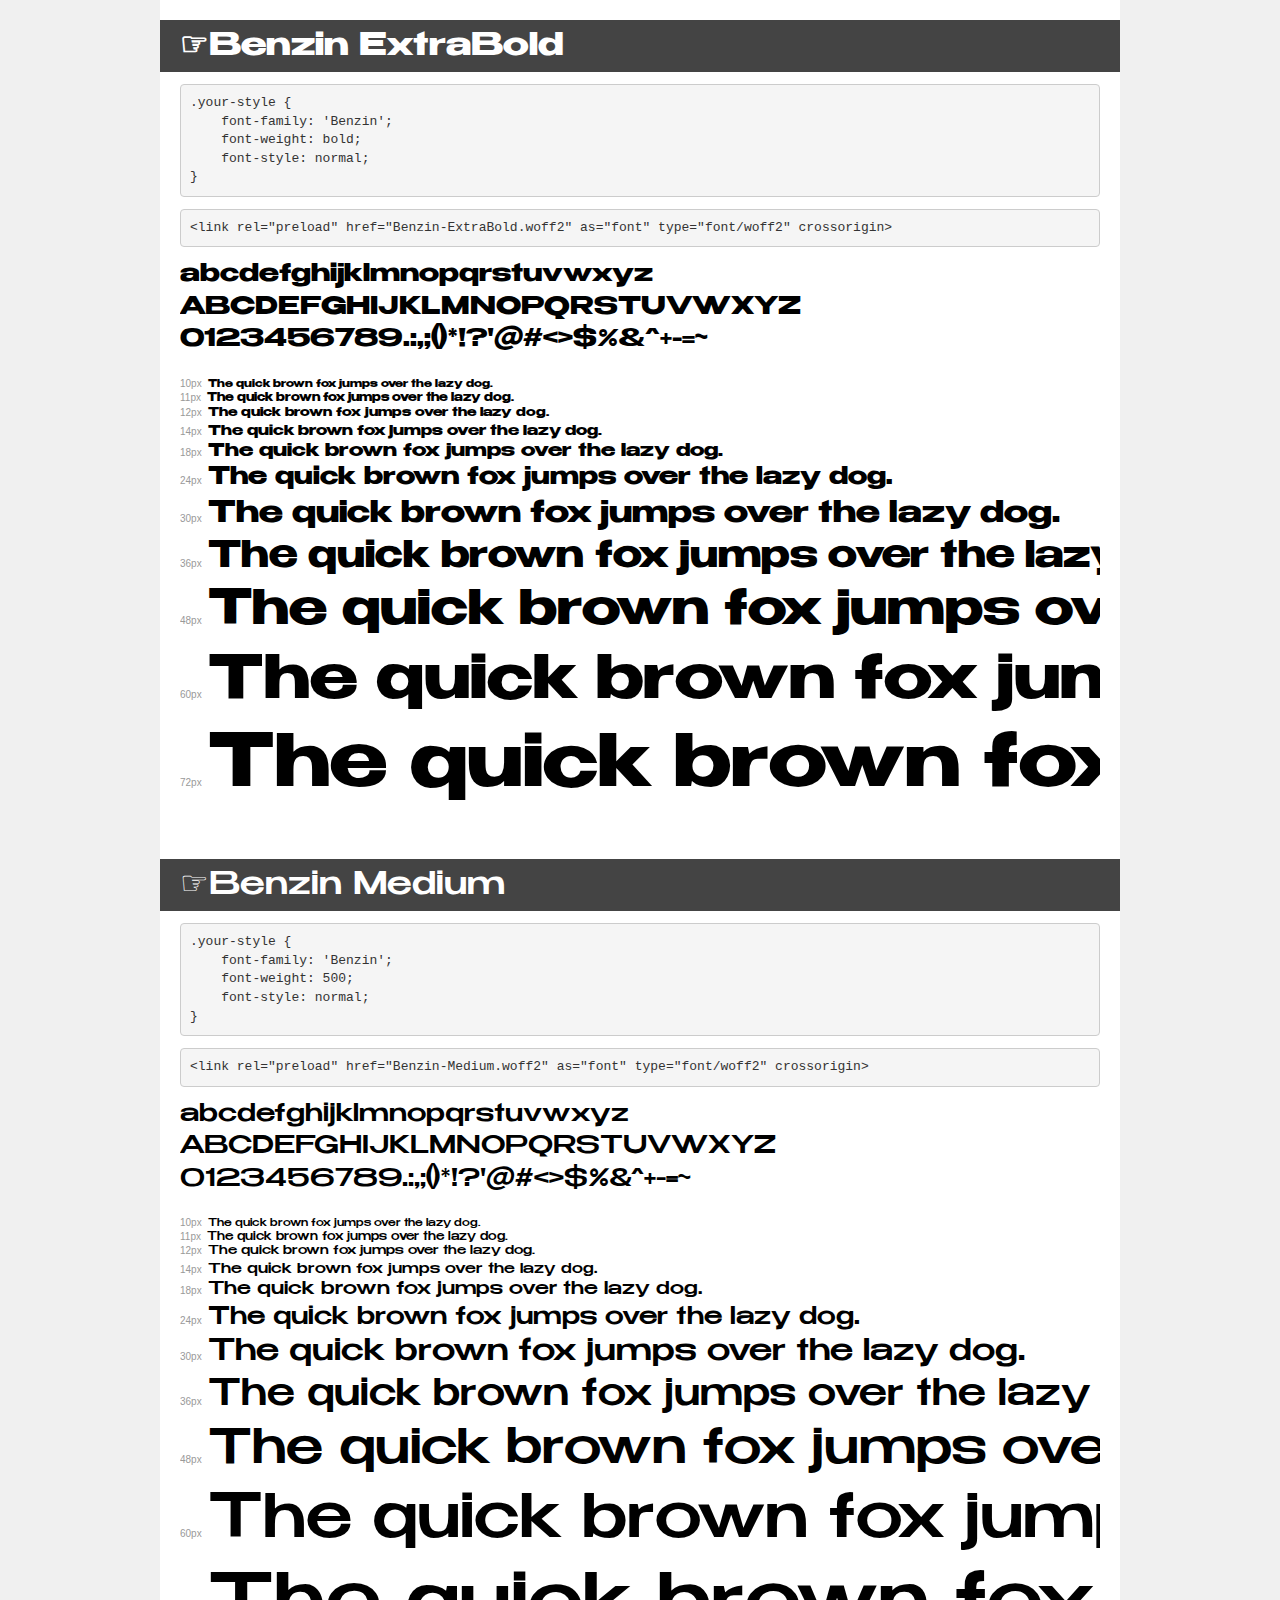
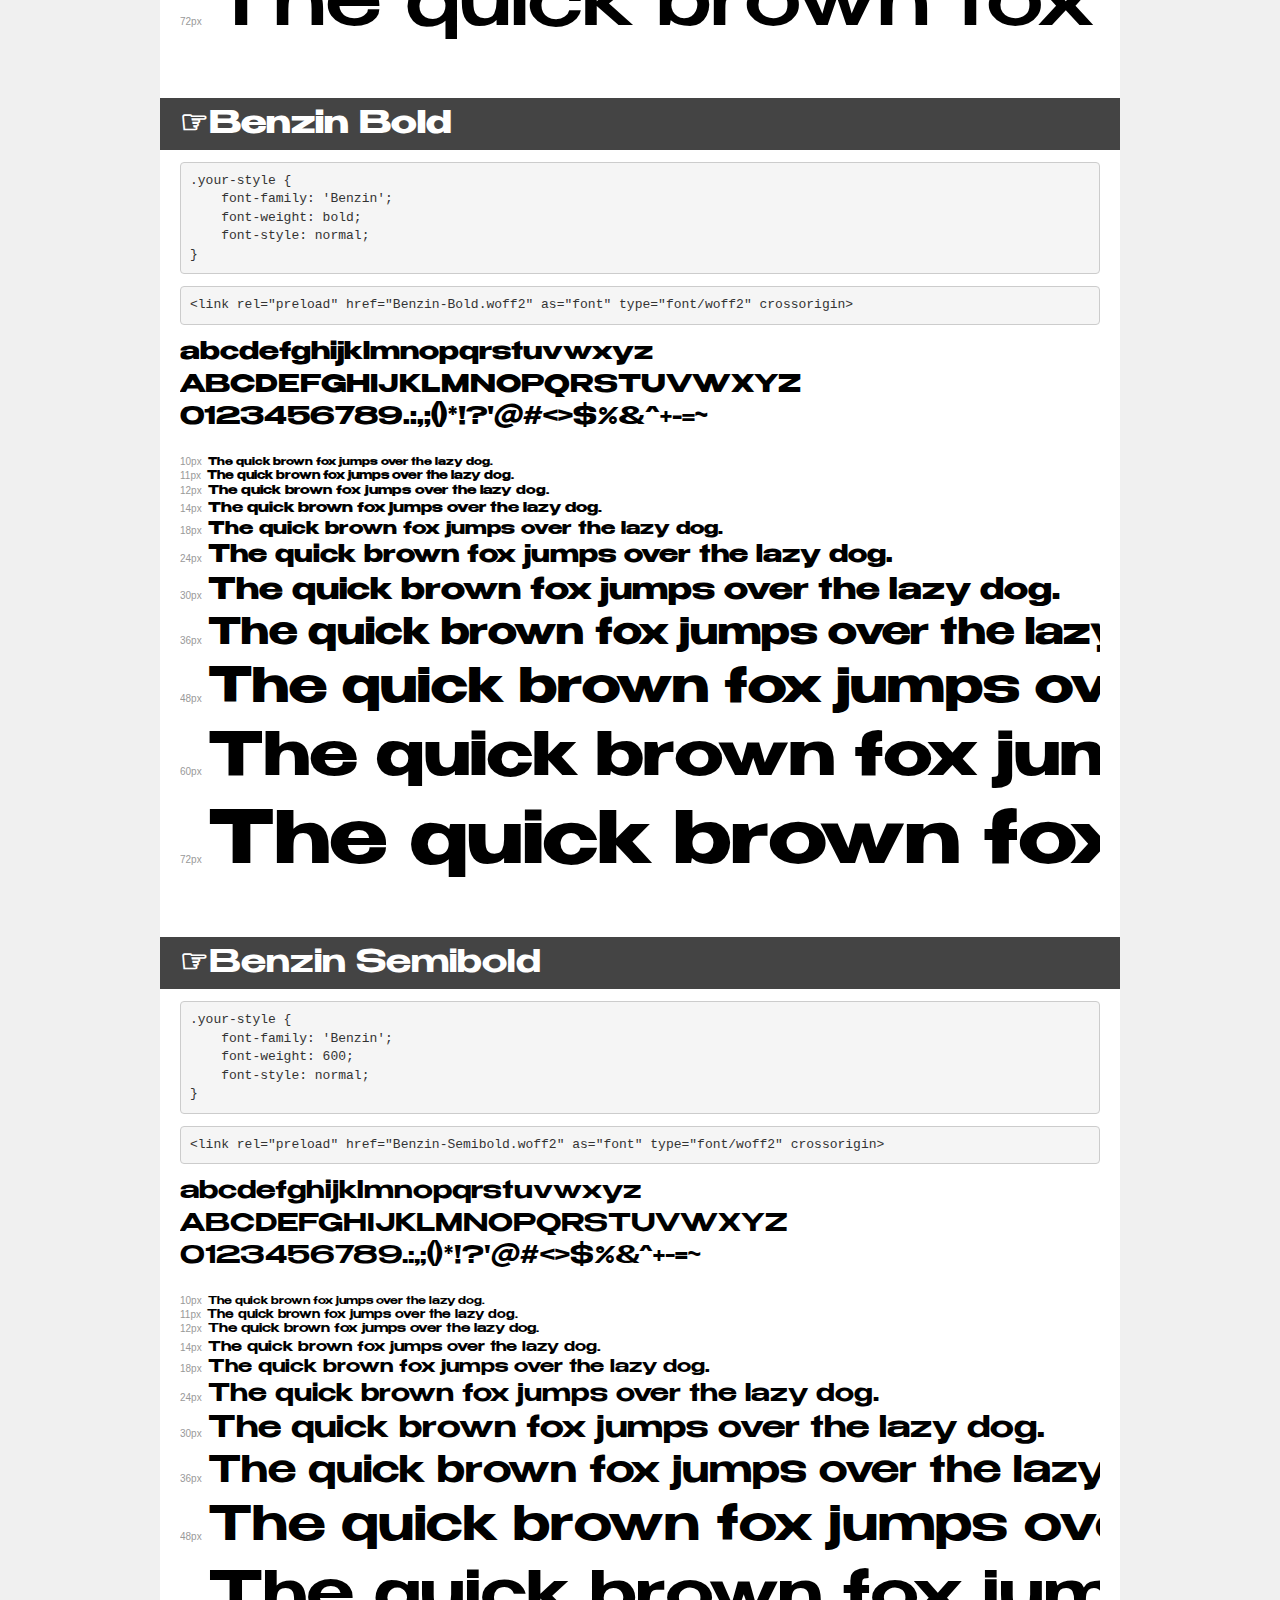
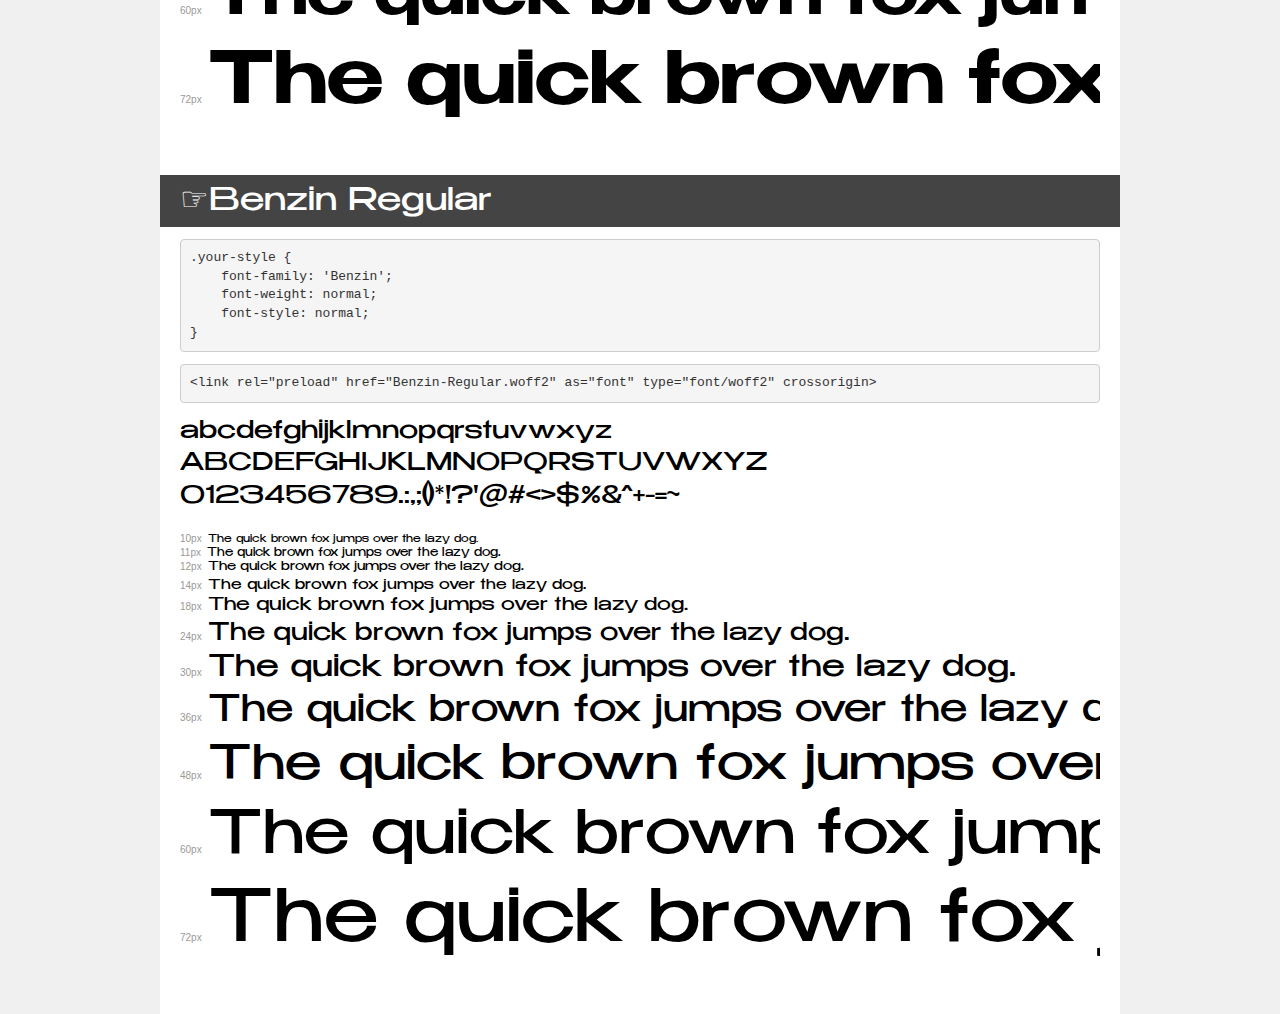
<file: assets/fonts/demo.html>
<!DOCTYPE html>
<html lang="en">
<head>
    <meta charset="utf-8">
    <meta http-equiv="X-UA-Compatible" content="IE=edge">
    <meta name="viewport" content="width=device-width, initial-scale=1">
    <meta name="robots" content="noindex, noarchive">
    <meta name="format-detection" content="telephone=no">
    <title>Transfonter demo</title>
    <link href="stylesheet.css" rel="stylesheet">
    <style>
        /*
        http://meyerweb.com/eric/tools/css/reset/
        v2.0 | 20110126
        License: none (public domain)
        */
        html, body, div, span, applet, object, iframe,
        h1, h2, h3, h4, h5, h6, p, blockquote, pre,
        a, abbr, acronym, address, big, cite, code,
        del, dfn, em, img, ins, kbd, q, s, samp,
        small, strike, strong, sub, sup, tt, var,
        b, u, i, center,
        dl, dt, dd, ol, ul, li,
        fieldset, form, label, legend,
        table, caption, tbody, tfoot, thead, tr, th, td,
        article, aside, canvas, details, embed,
        figure, figcaption, footer, header, hgroup,
        menu, nav, output, ruby, section, summary,
        time, mark, audio, video {
            margin: 0;
            padding: 0;
            border: 0;
            font-size: 100%;
            font: inherit;
            vertical-align: baseline;
        }
        /* HTML5 display-role reset for older browsers */
        article, aside, details, figcaption, figure,
        footer, header, hgroup, menu, nav, section {
            display: block;
        }
        body {
            line-height: 1;
        }
        ol, ul {
            list-style: none;
        }
        blockquote, q {
            quotes: none;
        }
        blockquote:before, blockquote:after,
        q:before, q:after {
            content: '';
            content: none;
        }
        table {
            border-collapse: collapse;
            border-spacing: 0;
        }
        /* demo styles */
        body {
            background: #f0f0f0;
            color: #000;
        }
        .page {
            background: #fff;
            width: 920px;
            margin: 0 auto;
            padding: 20px 20px 0 20px;
            overflow: hidden;
        }
        .font-container {
            overflow-x: auto;
            overflow-y: hidden;
            margin-bottom: 40px;
            line-height: 1.3;
            white-space: nowrap;
            padding-bottom: 5px;
        }
        h1 {
            position: relative;
            background: #444;
            font-size: 32px;
            color: #fff;
            padding: 10px 20px;
            margin: 0 -20px 12px -20px;
        }
        .letters {
            font-size: 25px;
            margin-bottom: 20px;
        }
        .s10:before {
            content: '10px';
        }
        .s11:before {
            content: '11px';
        }
        .s12:before {
            content: '12px';
        }
        .s14:before {
            content: '14px';
        }
        .s18:before {
            content: '18px';
        }
        .s24:before {
            content: '24px';
        }
        .s30:before {
            content: '30px';
        }
        .s36:before {
            content: '36px';
        }
        .s48:before {
            content: '48px';
        }
        .s60:before {
            content: '60px';
        }
        .s72:before {
            content: '72px';
        }
        .s10:before, .s11:before, .s12:before, .s14:before,
        .s18:before, .s24:before, .s30:before, .s36:before,
        .s48:before, .s60:before, .s72:before {
            font-family: Arial, sans-serif;
            font-size: 10px;
            font-weight: normal;
            font-style: normal;
            color: #999;
            padding-right: 6px;
        }
        pre {
            display: block;
            padding: 9px;
            margin: 0 0 12px;
            font-family: Monaco, Menlo, Consolas, "Courier New", monospace;
            font-size: 13px;
            line-height: 1.428571429;
            color: #333;
            font-weight: normal;
            font-style: normal;
            background-color: #f5f5f5;
            border: 1px solid #ccc;
            overflow-x: auto;
            border-radius: 4px;
        }
        /* responsive */
        @media (max-width: 959px) {
            .page {
                width: auto;
                margin: 0;
            }
        }
    </style>
</head>
<body>
<div class="page">
    <div class="demo">
        <h1 style="font-family: 'Benzin'; font-weight: bold; font-style: normal;">☞Benzin ExtraBold</h1>
        <pre title="Usage">.your-style {
    font-family: 'Benzin';
    font-weight: bold;
    font-style: normal;
}</pre>
        <pre title="Preload (optional)">
&lt;link rel=&quot;preload&quot; href=&quot;Benzin-ExtraBold.woff2&quot; as=&quot;font&quot; type=&quot;font/woff2&quot; crossorigin&gt;</pre>
        <div class="font-container" style="font-family: 'Benzin'; font-weight: bold; font-style: normal;">
            <p class="letters">
                abcdefghijklmnopqrstuvwxyz<br>
ABCDEFGHIJKLMNOPQRSTUVWXYZ<br>
                0123456789.:,;()*!?'@#&lt;&gt;$%&^+-=~
            </p>
            <p class="s10" style="font-size: 10px;">The quick brown fox jumps over the lazy dog.</p>
            <p class="s11" style="font-size: 11px;">The quick brown fox jumps over the lazy dog.</p>
            <p class="s12" style="font-size: 12px;">The quick brown fox jumps over the lazy dog.</p>
            <p class="s14" style="font-size: 14px;">The quick brown fox jumps over the lazy dog.</p>
            <p class="s18" style="font-size: 18px;">The quick brown fox jumps over the lazy dog.</p>
            <p class="s24" style="font-size: 24px;">The quick brown fox jumps over the lazy dog.</p>
            <p class="s30" style="font-size: 30px;">The quick brown fox jumps over the lazy dog.</p>
            <p class="s36" style="font-size: 36px;">The quick brown fox jumps over the lazy dog.</p>
            <p class="s48" style="font-size: 48px;">The quick brown fox jumps over the lazy dog.</p>
            <p class="s60" style="font-size: 60px;">The quick brown fox jumps over the lazy dog.</p>
            <p class="s72" style="font-size: 72px;">The quick brown fox jumps over the lazy dog.</p>
        </div>
    </div>

    <div class="demo">
        <h1 style="font-family: 'Benzin'; font-weight: 500; font-style: normal;">☞Benzin Medium</h1>
        <pre title="Usage">.your-style {
    font-family: 'Benzin';
    font-weight: 500;
    font-style: normal;
}</pre>
        <pre title="Preload (optional)">
&lt;link rel=&quot;preload&quot; href=&quot;Benzin-Medium.woff2&quot; as=&quot;font&quot; type=&quot;font/woff2&quot; crossorigin&gt;</pre>
        <div class="font-container" style="font-family: 'Benzin'; font-weight: 500; font-style: normal;">
            <p class="letters">
                abcdefghijklmnopqrstuvwxyz<br>
ABCDEFGHIJKLMNOPQRSTUVWXYZ<br>
                0123456789.:,;()*!?'@#&lt;&gt;$%&^+-=~
            </p>
            <p class="s10" style="font-size: 10px;">The quick brown fox jumps over the lazy dog.</p>
            <p class="s11" style="font-size: 11px;">The quick brown fox jumps over the lazy dog.</p>
            <p class="s12" style="font-size: 12px;">The quick brown fox jumps over the lazy dog.</p>
            <p class="s14" style="font-size: 14px;">The quick brown fox jumps over the lazy dog.</p>
            <p class="s18" style="font-size: 18px;">The quick brown fox jumps over the lazy dog.</p>
            <p class="s24" style="font-size: 24px;">The quick brown fox jumps over the lazy dog.</p>
            <p class="s30" style="font-size: 30px;">The quick brown fox jumps over the lazy dog.</p>
            <p class="s36" style="font-size: 36px;">The quick brown fox jumps over the lazy dog.</p>
            <p class="s48" style="font-size: 48px;">The quick brown fox jumps over the lazy dog.</p>
            <p class="s60" style="font-size: 60px;">The quick brown fox jumps over the lazy dog.</p>
            <p class="s72" style="font-size: 72px;">The quick brown fox jumps over the lazy dog.</p>
        </div>
    </div>

    <div class="demo">
        <h1 style="font-family: 'Benzin'; font-weight: bold; font-style: normal;">☞Benzin Bold</h1>
        <pre title="Usage">.your-style {
    font-family: 'Benzin';
    font-weight: bold;
    font-style: normal;
}</pre>
        <pre title="Preload (optional)">
&lt;link rel=&quot;preload&quot; href=&quot;Benzin-Bold.woff2&quot; as=&quot;font&quot; type=&quot;font/woff2&quot; crossorigin&gt;</pre>
        <div class="font-container" style="font-family: 'Benzin'; font-weight: bold; font-style: normal;">
            <p class="letters">
                abcdefghijklmnopqrstuvwxyz<br>
ABCDEFGHIJKLMNOPQRSTUVWXYZ<br>
                0123456789.:,;()*!?'@#&lt;&gt;$%&^+-=~
            </p>
            <p class="s10" style="font-size: 10px;">The quick brown fox jumps over the lazy dog.</p>
            <p class="s11" style="font-size: 11px;">The quick brown fox jumps over the lazy dog.</p>
            <p class="s12" style="font-size: 12px;">The quick brown fox jumps over the lazy dog.</p>
            <p class="s14" style="font-size: 14px;">The quick brown fox jumps over the lazy dog.</p>
            <p class="s18" style="font-size: 18px;">The quick brown fox jumps over the lazy dog.</p>
            <p class="s24" style="font-size: 24px;">The quick brown fox jumps over the lazy dog.</p>
            <p class="s30" style="font-size: 30px;">The quick brown fox jumps over the lazy dog.</p>
            <p class="s36" style="font-size: 36px;">The quick brown fox jumps over the lazy dog.</p>
            <p class="s48" style="font-size: 48px;">The quick brown fox jumps over the lazy dog.</p>
            <p class="s60" style="font-size: 60px;">The quick brown fox jumps over the lazy dog.</p>
            <p class="s72" style="font-size: 72px;">The quick brown fox jumps over the lazy dog.</p>
        </div>
    </div>

    <div class="demo">
        <h1 style="font-family: 'Benzin'; font-weight: 600; font-style: normal;">☞Benzin Semibold</h1>
        <pre title="Usage">.your-style {
    font-family: 'Benzin';
    font-weight: 600;
    font-style: normal;
}</pre>
        <pre title="Preload (optional)">
&lt;link rel=&quot;preload&quot; href=&quot;Benzin-Semibold.woff2&quot; as=&quot;font&quot; type=&quot;font/woff2&quot; crossorigin&gt;</pre>
        <div class="font-container" style="font-family: 'Benzin'; font-weight: 600; font-style: normal;">
            <p class="letters">
                abcdefghijklmnopqrstuvwxyz<br>
ABCDEFGHIJKLMNOPQRSTUVWXYZ<br>
                0123456789.:,;()*!?'@#&lt;&gt;$%&^+-=~
            </p>
            <p class="s10" style="font-size: 10px;">The quick brown fox jumps over the lazy dog.</p>
            <p class="s11" style="font-size: 11px;">The quick brown fox jumps over the lazy dog.</p>
            <p class="s12" style="font-size: 12px;">The quick brown fox jumps over the lazy dog.</p>
            <p class="s14" style="font-size: 14px;">The quick brown fox jumps over the lazy dog.</p>
            <p class="s18" style="font-size: 18px;">The quick brown fox jumps over the lazy dog.</p>
            <p class="s24" style="font-size: 24px;">The quick brown fox jumps over the lazy dog.</p>
            <p class="s30" style="font-size: 30px;">The quick brown fox jumps over the lazy dog.</p>
            <p class="s36" style="font-size: 36px;">The quick brown fox jumps over the lazy dog.</p>
            <p class="s48" style="font-size: 48px;">The quick brown fox jumps over the lazy dog.</p>
            <p class="s60" style="font-size: 60px;">The quick brown fox jumps over the lazy dog.</p>
            <p class="s72" style="font-size: 72px;">The quick brown fox jumps over the lazy dog.</p>
        </div>
    </div>

    <div class="demo">
        <h1 style="font-family: 'Benzin'; font-weight: normal; font-style: normal;">☞Benzin Regular</h1>
        <pre title="Usage">.your-style {
    font-family: 'Benzin';
    font-weight: normal;
    font-style: normal;
}</pre>
        <pre title="Preload (optional)">
&lt;link rel=&quot;preload&quot; href=&quot;Benzin-Regular.woff2&quot; as=&quot;font&quot; type=&quot;font/woff2&quot; crossorigin&gt;</pre>
        <div class="font-container" style="font-family: 'Benzin'; font-weight: normal; font-style: normal;">
            <p class="letters">
                abcdefghijklmnopqrstuvwxyz<br>
ABCDEFGHIJKLMNOPQRSTUVWXYZ<br>
                0123456789.:,;()*!?'@#&lt;&gt;$%&^+-=~
            </p>
            <p class="s10" style="font-size: 10px;">The quick brown fox jumps over the lazy dog.</p>
            <p class="s11" style="font-size: 11px;">The quick brown fox jumps over the lazy dog.</p>
            <p class="s12" style="font-size: 12px;">The quick brown fox jumps over the lazy dog.</p>
            <p class="s14" style="font-size: 14px;">The quick brown fox jumps over the lazy dog.</p>
            <p class="s18" style="font-size: 18px;">The quick brown fox jumps over the lazy dog.</p>
            <p class="s24" style="font-size: 24px;">The quick brown fox jumps over the lazy dog.</p>
            <p class="s30" style="font-size: 30px;">The quick brown fox jumps over the lazy dog.</p>
            <p class="s36" style="font-size: 36px;">The quick brown fox jumps over the lazy dog.</p>
            <p class="s48" style="font-size: 48px;">The quick brown fox jumps over the lazy dog.</p>
            <p class="s60" style="font-size: 60px;">The quick brown fox jumps over the lazy dog.</p>
            <p class="s72" style="font-size: 72px;">The quick brown fox jumps over the lazy dog.</p>
        </div>
    </div>

</div>
</body>
</html>
</file>
<file: assets/css/style.css>
@font-face {
  font-family: "Benzin-Bold";
  src: url("../fonts/Benzin-Semibold.ttf");
}

@font-face {
  font-family: "Benzin-Regular";
  src: url("../fonts/Benzin-Regular.ttf");
}

@font-face {
  font-family: "Benzin-Medium";
  src: url("../fonts/Benzin-Medium.ttf");
}

/*=============== VARIABLES CSS ===============*/
:root {
  --header-height: 3.5rem;

  /*========== Colors ==========*/
  --first-color: #FFCF55;
  --button-color: #FFCF55;
  --button-color-alt: #0A0A0A;
  --title-color: hsl(0, 0%, 15%);
  --text-color: hsl(0, 0%, 100%);
  --body-color: #0A0A0A;

  /*========== Font and typography ==========*/
  --body-font: "Benzin-Bold", sans-serif;
  --biggest-font-size: 30px;
  --h1-font-size: 40px;
  --h2-font-size: 30px;
  --h3-font-size: 20px;
  --big-font-size: 30px;
  --normal-font-size: 18px;
  --small-font-size: 16px;
  --smaller-font-size: 12px;

  /*========== Font weight ==========*/
  --font-medium: 500;
  --font-bold: 700;

  /*========== Margenes Bottom ==========*/
  --mb-0-5: .5rem;
  --mb-0-75: .75rem;
  --mb-1: 1rem;
  --mb-1-5: 1.5rem;
  --mb-2: 2rem;
  --mb-2-5: 2.5rem;
  --mb-3: 3rem;

  /*========== z index ==========*/
  --z-tooltip: 10;
  --z-fixed: 100;
}

@media screen and (min-width: 1000px) {
  :root {
  --biggest-font-size: 90px;
  --h1-font-size: 96px;
  --h2-font-size: 64px;
  --h3-font-size: 24px;
  --big-font-size: 48px;
  --normal-font-size: 18px;
  --small-font-size: 16px;
  }
}

@media screen and (min-width: 1300px) {
  :root {
  --biggest-font-size: 128px;
  }
}


* {
  padding: 0;
  margin: 0;
  box-sizing: border-box;
}

ul {
  list-style: none;
}

a {
  color: var(--desc-color);
  text-decoration: none;
}

img {
  pointer-events: none;
  max-width: 100%;
  height: auto;
}

html {
  scroll-behavior: smooth;
}

button, input {
  cursor: pointer;
  border: none;
  background: none;
  outline:none;
}

input::-webkit-outer-spin-button,
input::-webkit-inner-spin-button {
  -webkit-appearance: none;
  margin: 0;
}

h1 {
  color: #5E5E5E;
  font-size: var(--title-font-size);
  font-family: var(--font-semi-bold);
}

p {
  color: var(--desc-color);
  font-size: var(--desc-font-size);
}

button, body {
  font-family: var(--body-font);
  font-size: var(--normal-font-size);
  color: var(--title-color);
}

.grid {
  display: grid;
}

::-webkit-scrollbar {
  width: 0px;
  background: rgba(255, 255, 255, 0.0);
}

body {
  background-color: var(--body-color);
  color: var(--text-color);

  -ms-user-select: none; 
  -moz-user-select: none; 
  -webkit-user-select: none; 
  user-select: none; 
}

/* base */

.container {
  max-width: 1100px;
  margin-inline: 1.5rem;
}

.section {
  margin-top: 11rem;
}

/* header */
.header {
  position: fixed;
  top: 30px;
  left: 0;
  right: 0;

  padding: 2rem;
  z-index: 10;

  border-radius: 70.5px;
  background: rgba(10, 10, 10, 0.87);
  backdrop-filter: blur(24px);

  transition: all .3s;
}

.header__effect {
  position: absolute;
  top: 0px;
  left: 0px;

  z-index: -1;

  display: none;
}

.header__effect-1 {
  position: absolute;
  top: 0px;
  right: 0px;

  z-index: -1;

  display: none;
}

.nav {
  display: flex;
  justify-content: space-between;
  align-items: center;

  height: var(--header-height);
}

.nav__logo-subtitle {
  position: absolute;
  top: 20px;
  right: 150px;
  border-radius: 50px;
  color: var(--body-color);

  background-color: var(--button-color);
}

.nav__logo {
  cursor: pointer;

  position: relative;

  display: flex;
  align-items: center;
  align-self: end;

  transition: all .3s;
}

.nav__logo img {
  width: 188px;
  height: 100px;

  transition: all .3s;
}

.nav__toggle,
.nav__close {
  display: flex;
  cursor: pointer;

  width: 20px;
  height: 20px;

  transition: all .3s;
}

.nav__toggle:hover,
.nav__close:hover {
  transform: translateY(-5px);
}

.nav__buttns-mob {
  display: flex;
  margin: 0 auto;
  gap: 1rem;
  margin-top: 2rem;
}

/* media */
@media screen and (max-width: 1400px) {
  .nav__menu {
    position: fixed;
    left: -27px;
    right: 0;
    top: -1000%;
    width: 121%;
    height: 126vh;
    padding-block: 4rem;
    box-shadow: 0px 4px 10px rgba(0, 0, 0, 0);
    background-color: var(--body-color);
    transition: all .3s;
    z-index: 1;
  }
}

@media screen and (min-width: 1200px) and (max-width: 1400px) {
  .nav__menu {
    left: -83px;
  }
}

.nav__list {
  display: flex;
  flex-direction: column;
  row-gap: 3rem;

  text-align: center;
}

.nav__link,
.nav__link-active {
  display: inline-flex;
  vertical-align: top;
  padding: 1.5rem 2rem;
  position: relative;

  font-size: 14px;
  font-family: "Benzin-Regular";
  text-transform: uppercase;

  transition: all .3s;
}

.nav__link:hover {
  color: var(--button-color);
}

.nav__link-active {
  color: var(--button-color);
}

.btn {
  display: inline-flex;
  padding: .7rem 1rem;
  justify-content: center;
  align-items: center;

  font-family: "Benzin-Regular";
  text-transform: uppercase;
  gap: 10px;

  border-radius: 32px;
  font-size: var(--small-font-size);
  border: 1px solid var(--button-color);
  color: var(--button-color);

  transition: all .3s;

  z-index: 0;
}

.btn:hover {
  color: var(--button-color-alt);
  background-color: var(--button-color);

  transition: all .3s;
}

.nav__buttns {
  display: flex;
  align-items: center;
  gap: 26px;
}

@media screen and (max-width: 1400px) {
  .nav__buttns {
    display: none;
  }
}

.nav__social-vk,
.nav__social-tg {
  cursor: pointer;
}
.nav__social-tg:hover path,
.nav__social-vk:hover path {
  fill: var(--button-color-alt);
  border: 20px solid --button-color-alt;
  transition: all .3s;
}

.nav__social-tg circle,
.nav__social-vk circle {
  fill: var(--button-color);
}
.nav__social-tg:hover circle,
.nav__social-vk:hover circle {
  fill: var(--button-color);
  opacity: 1;
  transition: all .3s;
}

.nav__close {
  position: absolute;
  top: 4.5rem;
  right: 4rem;
}

.snow-menu {
  top: -30px;
}

/* loader */
.loader{
  position: fixed;
  top: 0;
  z-index: 100;
  height: 100vh;
  width: 100vw;
  display: flex;
  align-items: center;
  justify-content: center;
  background: var(--body-color);
  transition: all 0.5s;
}

.loader .ring{
  height: 45px;
  width: 45px;
  border-radius: 50%;
  position: relative;
  display: flex;
  align-items: center;
  justify-content: center;
}

.loader .ring:after{
  position: absolute;
  content: "";
  height: 100%;
  width: 100%;
  border-radius: 50%;
  border: 5px solid var(--first-color);
  border-top-color: transparent;
  animation: rotate 1.5s linear infinite;
}

@keyframes rotate {
  100%{
    transform: rotate(360deg);
  }
}

/* home */
.home__data {
  text-align: center;
}

.home__title {
  position: relative;

  color: var(--button-color-alt);
  font-size: var(--biggest-font-size);
  font-family: "Benzin-Regular";
  font-weight: 400;

  transition: all .3s;
}

.home__title-effect__lenta-1,
.home__title-effect__lenta-2 {
  font-family: "Benzin-Bold";
  position: relative;
  color: var(--first-color);
  font-weight: 400;
}

.home__title-effect__img-1 {
  position: absolute;
  top: -61px;
  left: -35px;
  z-index: -1;
  width: 166px;
  max-width: fit-content;
}

.home__title-effect__img-2 {
  position: absolute;
  top: -52px;
  left: -31px;
  width: 166px;
  max-width: fit-content;
  z-index: -1;
}

.home__buttns {
  display: flex;
  flex-direction: column;
  justify-content: center;
  gap: 1.5rem;

  margin-top: 5rem;
}

.home__btn {
  display: inline-flex;
  padding: .8rem;
  justify-content: center;
  align-items: center;

  font-family: "Benzin-Medium";
  font-size: var(--h3-font-size);
  text-transform: uppercase;
  gap: 10px;

  border-radius: 32px;
  border: 4px solid var(--button-color-alt);
  color: var(--button-color-alt);

  transition: all .3s;

  z-index: 0;
}

.home__btn:hover {
  background-color: var(--button-color-alt);
  color: var(--button-color);

  transition: all .3s;
}

.home__img {
  margin-top: -8rem;
  animation: home-img 5s infinite ease-in-out;
}

@keyframes home-img {
  0% {
    transform: translateY(-2px);
  }
  50% {
    transform: translateY(2px);
  }
  100% {
    transform: translateY(-2px);
  }  
}

/* gallery */
.gallery {
  position: relative;
  
  margin-top: -3rem;
  z-index: -1;
}

.gallery__img-1 {
  animation: home-img 5s infinite ease-in-out;  
}

.gallery__img-2 {
  animation: home-img 8s infinite ease-in-out;  
}

.gallery__img-3 {
  animation: home-img 10s infinite ease-in-out;  
}

.gallery__img-4 {
  animation: home-img 9s infinite ease-in-out;  
}

.gallery__img-5 {
  animation: home-img 11s infinite ease-in-out;  
}

@keyframes home-img {
  0% {
    transform: translateY(-10px);
  }
  50% {
    transform: translateY(10px);
  }
  100% {
    transform: translateY(-10px);
  }  
}

.gallery__container {
  grid-template-columns: repeat(2, auto);
  gap: 1.5rem;
}

.gallery__img-1,
.gallery__img-2,
.gallery__img-3 {
  display: none;
}

.gallery__img {
  position: absolute;
  width: 300px;
  left: 50%;
  transform: translate(-50%, -42%);
}

.gallery__effect {
  position: absolute;
  right: 0;
  bottom: -200px;

  z-index: -1;
  
  display: none;
}

/* about */
.about__data {
  display: flex;
  flex-direction: column;
  gap: 4rem;
  padding: 1rem;
  border-radius: 50px;
  background: linear-gradient(180deg, #FFCF55 25.86%, rgba(255, 207, 85, 0.00) 100%);
}

.about__stats {
  display: flex;
  text-align: center;
  flex-direction: column;
  justify-content: space-around;

  row-gap: 5rem;
  margin-top: 5rem;
  margin-bottom: 6rem;
}

.about__stats-title {
  color: #FFF;
  font-size: var(--h2-font-size);
  font-style: normal;
  font-weight: 400;
  line-height: normal;
  text-transform: uppercase;
}

.about__stat-card {
  display: flex;
  flex-direction: column;
  gap: .1rem;
}

.about__stats-span {
  color: hsla(43, 100%, 67%, 1);
}

.about__effect {
  position: absolute;
  left: 0;

  z-index: -1;

  display: none;
}

.about__stats-desc {
  color: #FFF;
  text-align: center;
  font-family: "Benzin-Regular";
  font-size: var(--normal-font-size);
  text-transform: uppercase;
}

.about__card {
  padding: 1.5rem;
  justify-items: center;
  border-radius: 50px;
  gap: 2rem;
  background: #816A2F;

  transition: all .3s;
}

.about__desc {
  font-family: "Benzin-Regular";
  font-size: var(--small-font-size);
  line-height: 28px;
  text-transform: uppercase;

  margin-top: 1rem;

  text-align: center;
}

.about__card-icon path {
  fill: var(--first-color);
}

.about__card-container:nth-child(4) {
  background-color: var(--first-color);
  color: var(--button-color-alt);;
} 

.about__card-container:nth-child(4) path{
  fill: var(--button-color-alt);
  border: 20px solid var(--button-color-alt);;
} 

.about__card-container:nth-child(4) h1{
  background-color: var(--first-color);
  color: var(--button-color-alt);;
}

.about__title {
  color: var(--button-color-alt);;
  text-align: center;
  font-size: var(--h1-font-size);
  font-style: normal;
  font-weight: 400;
  line-height: normal;
  text-transform: capitalize;
}

.about__title-sub {
  color: var(--first-color);
  font-size: var(--h2-font-size);
  font-style: normal;
  font-weight: 400;
  line-height: normal;
  text-transform: uppercase;

  text-align: center;
}
/* preview */
.preview,
.preview__images {
  position: relative;
}

.preview__data {
  display: flex;
  flex-direction: column;
  align-items: center;
}

.preview__title {
  color: var(--first-color);
  text-align: center;
  font-size: calc(var(--h2-font-size) + 20px);
  font-style: normal;
  font-weight: 400;
  line-height: normal;
  text-transform: capitalize;
}

.preview__desc {
  color: var(--first-color);
  text-align: center;
  font-family: "Benzin-Regular";
  font-size: 12px;
  line-height: 30px;
  text-transform: uppercase;
  opacity: 0.4;
}

.preview__road-img {
  position: absolute;
  bottom: 274px;

  z-index: -1;
}

.preview__effect {
  position: absolute;
  top: -400px;
  right: 0;

  z-index: -1;

  display: none;
}

/* category */
.category__container  {
  margin-top: 1rem;
  margin-bottom: 1rem;
  gap: 1rem;
}

.category__card-1,
.category__card-2,
.category__card-3 {
  cursor: pointer;

  display: flex;
  flex-direction: column;
  padding: 2rem;
  justify-content: space-between;
  border-radius: 64px;
  background-size: 100% 100%;
  height: 200px;

  transition: all .3s;
}

.category__card-1 {
  background-position: center;
  background-size: 110%;
  background-image: url(../img/category__one.jpg);

  transition: all .3s;
}

.category__card-2 {
  background-position: center;
  background-image: url(../img/category__two.webp);

  transition: all .3s;
}

.category__card-3 {
  background-position: center;
  background-size: 110%;
  background-image: url(../img/category__three.jpg);
  background-repeat: no-repeat;

  transition: all .3s;
}

.category__card-1:hover {
  background-size: 115%;

  transition: all .3s;
}

.category__card-2:hover {
  background-size: 105% 105%;
  transition: all .3s;
}

.category__card-3:hover {
  background-size: 115%;
  
  transition: all .3s;
}


.category__btns {
  display: flex;
  align-items: end;
}

.category__title {
  color: #FFF;
  font-size: var(--h3-font-size);
  font-style: normal;
  font-weight: 400;
  line-height: normal;
  text-transform: uppercase;
}

.category__btn {
  cursor: pointer;

  color: var(--text-color);
  font-size: var(--h3-font-size);
  font-family: "Benzin-Medium";
  font-style: normal;
  font-weight: 400;
  line-height: normal;
  text-transform: uppercase;

  padding: 1rem 3rem; 
  border-radius: 64px;
  border: 2px solid var(--button-color-alt);
  background: var(--button-color-alt);;
}


/* works */
.works {
  position: relative;
}

.works__slider {
  position: relative;
  overflow: hidden;
  width: 100%;
  height: 100%;
  display: flex;
  transition: transform 0.5s ease-in-out; /* Анимация переключения */
}

.works__card {
  flex: 0 0 100%;
  opacity: 1;
}


.works__data {
  position: relative;

  display: flex;
  flex-direction: column;
  text-align: center;
}

.works__title {
  color: var(--text-color);
  text-align: center;
  font-size: var(--h1-font-size);
  font-family: "Benzin-Regular";
  font-style: normal;
  font-weight: 400;
  line-height: normal;
  text-transform: capitalize;
}

.works__number-btn {
  cursor: pointer;  

  padding: 1rem;
  display: flex;
  width: 68px;
  justify-content: center;
  align-items: center;
  height: 68px;

  border-radius: 100%;
  background-color: #1d190d;

  font-family: "Benzin-Regular";
  color: var(--first-color);

  transition: all .3s;
}

.works__number-btn:hover {
  color: var(--button-color-alt);
  background-color: var(--first-color);

  transition: all .3s;
}

.works__number-btn:focus {
  color: var(--button-color-alt);
  background-color: var(--first-color);

  transition: all .3s;
}

.works__numbers {
  flex-direction: column;
  margin-top: 5rem;
  margin-bottom: 5rem;
  justify-content: space-between;
  align-items: center;
  gap: 30px;
  flex-shrink: 0;

  z-index: 1;

  display: none;
}

.works__card-img {
  width: 800px;
}

.works__slider.dragging {
  cursor: grab;
  scroll-behavior: auto;
}

.works__slider.dragging article {
  pointer-events: none;
}

.works__slider {
  overflow: hidden;
  display: flex;
  transition: transform 0.009s ease-in-out;
}

.works__card-desc {
  margin-top: -3rem;

  color: #FFF;
  font-family: "Benzin-Regular";
  text-align: center;
  font-size: var(--normal-font-size);
  font-style: normal;
  font-weight: 400;
  line-height: 30px;
}

.works__card-numbers {
  position: absolute;
  z-index: -1; 
  left: 50%;
  transform: translate(-50%, 20%);  

  text-align: center;
  font-size: 100px;
  background: none;
  color: var(--body-color);
  -webkit-text-stroke: 1px hsla(43, 100%, 67%, 1);
  font-style: normal;
  line-height: normal;
  text-transform: capitalize; 
}

.works__effect {
  position: absolute;

  top: 120px;
  left: 0;

  display: none;
}

/* faq */
.faq {
  position: relative;
}

.faq_container {
  display: flex;
  gap: 5rem;
  flex-direction: column;
}

.faq__content {
  display: flex;
  gap: 1.5rem;
  flex-direction: column;
}

.faq__title {
  color: var(--first-color);
  text-align: center;
  font-size: var(--big-font-size);
  font-family:"Benzin-Regular";
  font-style: normal;
  font-weight: 400;
  line-height: normal;
  text-transform: capitalize;
}

.faq__effect {
  position: absolute;
  top: -250px;
  right: 0;
  
  z-index: -1;

  display: none;
}

.faq__card-title {
  color: #5E5E5E;
  font-family: Benzin-Regular;
  font-size: 21px;
  font-style: normal;
  font-weight: 400;
  line-height: normal;
}

.faq__card {
  cursor: pointer;

  display: flex;
  flex-direction: column;
  padding: 2rem;
}

.faq__card-header {
  display: flex;
  align-items: center;
  justify-content: space-between;

  padding: 2rem;

  border-radius: 30px;
  background-color: #0E0E0E;

  z-index: 2;
}

.faq__card-dropdown { 
  cursor: default;

  margin-top: -3rem;

  color: #5E5E5E;
  background-color: hsla(0, 0%, 5%, 1);

  transition: all .3s;
  z-index: 1; 

  border-radius: 0 0 30px 30px;

  max-height: 0;
  overflow: hidden;
  transition: all .3s;
}

.faq__card.active .faq__card-dropdown {
  display: block;
  padding: 5rem 2rem;
  max-height: 1000px;
}

.faq__card-dropdown__desc {
  color: #c2c0c0;
  font-family: "Benzin-Regular";
  font-size: var(--small-font-size);
  line-height: 32px;
  opacity: 0.5;
}

.faq__toggle-button {
  transition: all .3s;
}

/* footer */
.footer {
  position: relative;
  padding: 2rem 0 4rem;
  border-top: 1px solid #816A2F;
  background: rgba(10, 10, 10, 0.75);

  display: none;
}

.footer__effect {
  position: absolute;
  bottom: 0;
  
  z-index: -1;

  display: none;
}

.footer__social {
  display: flex;
  justify-content: center;
  flex-direction: column;

  margin-top: 1rem;
  gap: 1.5rem;
}

.footer__container, .footer__list {
  display: flex;
  flex-direction: column;
  justify-content: space-around;

  gap: 2rem;
}

.footer__links {
  display: grid;
  row-gap: .8rem;

  transition: all .3s;
}

.footer__link:hover {
  color:  #a5a5a5;

  transition: all .3s;
}

.footer__title {
  color: var(--first-color);
  font-size: var(--small-font-size);
  font-style: normal;
  font-weight: 400;
  line-height: normal;
  text-transform: uppercase;

  margin-bottom: .8rem;
}

.footer__link {
  color: rgba(255, 255, 255, 0.25);
  font-family: "Benzin-Medium";
  font-size: var(--smaller-font-size);
  font-style: normal;
  font-weight: 400;
  line-height: normal;
  text-transform: uppercase;
}

.footer__img {
  cursor: pointer;
}

.footer__list {
  gap: 2rem;
}

/* calculator */
.calculator {
  margin-top: 15rem;
}

.calculator__data {
  display: flex;
  gap: 1rem;
  flex-direction: column;
}

.calculator__container {
  gap: 3em;
}

.calculator__title {
  color: var(--button-color);
  font-family: "Benzin-Medium";
  font-size: var(--h2-font-size);
  font-style: normal;
  font-weight: 400;
  line-height: normal;
  text-transform: uppercase;
}

.calculator__desc {
  color: var(--text-color);
  font-family: "Benzin-Medium";
  font-size: calc(1px + var(--small-font-size));
  font-style: normal;
  font-weight: 400;
  line-height: 48px; /* 228.571% */
  text-transform: uppercase;
}

.calculator__card-input-active {
  width: 90%;
}

.calculator__card {
  display: flex;
  flex-direction: column;
  gap: 1.5rem;

  padding: 1rem;

  border-radius: 20px;
  background: linear-gradient(180deg, #FFCF55 25.86%, rgb(89 64 0) 100%);
}

.calculator__card-box {
  display: flex;
  flex-direction: column;
  align-items: center;

  margin-top: 1rem;
  padding: 1rem;

  font-style: normal;
  font-weight: 400;
  line-height: normal;
  font-size: var(--small-font-size);
  color: var(--button-color);
  text-transform: uppercase;

  border-radius: 20px;
  background: var(--button-color-alt);
}

.calculator__card-input {
  width: 90%;
  font-family: Benzin-Bold;
  font-size: 32px;
  font-style: normal;
  font-weight: 400;
  line-height: normal;
  color: var(--text-color);
  border-radius: 96px;
  background: var(--button-color-alt);

  transition: all .3s;
}

.calculator__btn {  
  padding: 1rem;
  width: 100%;

  color: var(--body-color);
  font-family: Benzin-Medium;
  font-size: 24px;
  font-style: normal;
  font-weight: 400;
  line-height: normal;
  text-transform: uppercase;
  
  background: var(--button-color);
  border-radius: 20px;

  transition: all .3s;
}

.calculator__btn:hover {
  background: rgba(255, 207, 85, 0.50);

  transition: all .3s;
}

.calculator__card-list {
  display: flex;
  flex-direction: column;
  gap: 2rem;

  overflow-y: auto;
  max-height: 200px;
}

.calculator__card-item {
  cursor: pointer;

  display: flex;
  align-items: center;

  transition: all .3s;
}

.calculator__card-checkbox {
  position: relative;
}

.calculator__card-checkbox::before {
  position: relative;

  display: flex;
  content: "";
  width: 20px;
  height: 20px; 

  background-color: #000;
  border-radius: 50%;
  margin-right: 10px;

  transition: all .3s;
}

.calculator__card-checkbox.active::after {  
  position: absolute;  
  top: 6px;
  left: 6px;

  content: "";
  width: 8px;
  height: 8px;

  background-color: #ffcc00;
  border-radius: 50%;

  transition: all .3s;
}

.calculator__card-list::-webkit-scrollbar {
  width: 8px;
  background-color: hsla(0, 0%, 4%, 1);
  border-radius: 10px;

  transition: all .3s;
}

.calculator__card-list::-webkit-scrollbar-thumb {
  background-color: #fff;
  border-radius: 10px;

  transition: all .3s;
}

.calculator__card-span {
  color: #0A0A0A;
  font-family: "Benzin-Medium";
  font-size: 16px;
  font-style: normal;
  font-weight: 400;
  line-height: normal;
  text-transform: uppercase;
}

.calculator__card-box__span {
  display: none;

  color: var(--first-color);
  font-family: Benzin-Bold;
  font-size: 32px;
  font-style: normal;
  font-weight: 400;
  line-height: normal;
}

.calculator-btns {
  display: grid;
  padding: 1rem;
  align-items: center;

  border-radius: 20px;
  background: #0A0A0A;   

  transition: all .3s;
}

.calculator__card-box__value {
  display: none;

  color: var(--text-color);
  font-family: Benzin-Bold;
  font-size: 32px;
  font-style: normal;
  font-weight: 400;
  line-height: normal;

  transition: all .3s;
}

.calculator__card-price {
  display: flex;
  justify-content: center;
  gap: 1rem;
}

/* media */

@media screen and (min-width: 300px) and (max-width: 400px) {
  .home__title {
    font-size: 45px;
  }
  .home__title-effect__img-1 {
    position: absolute;
    top: -93px;
    left: -45px;
    z-index: -1;
    width: 243px;
    max-width: fit-content;
  }
  .home__title-effect__img-2 {
    position: absolute;
    top: -91px;
    left: -51px;
    width: 270px;
    max-width: fit-content;
    z-index: -1;
  }  
}

@media screen and (min-width: 400px) and (max-width: 500px) {
  .home__title {
    font-size: 50px;
  }
  .home__title-effect__img-1 {
    position: absolute;
    top: -93px;
    left: -45px;
    z-index: -1;
    width: 250px;
    max-width: fit-content;
  }
  .home__title-effect__img-2 {
    position: absolute;
    top: -97px;
    left: -51px;
    width: 290px;
    max-width: fit-content;
    z-index: -1;
  }
}

@media screen and (min-width: 500px) and (max-width: 600px) {
  .home__title {
    font-size: 68px;
  }
  .home__title-effect__img-1 {
    position: absolute;
    top: -152px;
    left: -83px;
    z-index: -1;
    width: 400px;
    max-width: fit-content;
  }
  .home__title-effect__img-2 {
    position: absolute;
    top: -152px;
    left: -101px;
    width: 450px;
    max-width: fit-content;
    z-index: -1;
  }
}

@media screen and (min-width: 600px) and (max-width: 1000px) {
  .home__title {
    font-size: 68px;
  }
  .home__title-effect__img-1 {
    position: absolute;
    top: -138px;
    left: -83px;
    z-index: -1;
    width: 364px;
    max-width: fit-content;
  }
  .home__title-effect__img-2 {
    position: absolute;
    top: -152px;
    left: -101px;
    width: 450px;
    max-width: fit-content;
    z-index: -1;
  }
  /* about */
  .about__data {
    padding: 4rem;
    border-radius: 192px 192px 0px 0px;
  }
  .about__card {
    padding: 3rem;
    border-radius: 96px;
  }
  /* gallery */
  .gallery__container {
    grid-template-columns: repeat(3, auto);
  }
  .gallery__img-1 {
    display: block;
  }
  /* works */
  .works__card-desc {
    line-height: 54px;
  }
}

@media screen and (min-width: 1000px) { 
  /* header */
  .header__effect,
  .header__effect-1 {
    display: block;
  }
  /* home */
  .home__title-effect__img-1 {
    position: absolute;

    top: -170px;
    left: -80px;
    z-index: -1;

    width: 450px;
    max-width: fit-content;
  }
  
  .home__title-effect__img-2 {
    position: absolute;

    top: -160px;
    left: -80px;
    width: 500px;

    max-width: fit-content;
    z-index: -1;
  }
  
  /* about */
  .about__stats {
    flex-direction: row;
    margin-top: 0rem;
    row-gap: 3rem;
    margin-bottom: 10rem;
  }

  .about__stat-card {
    gap: 1rem;
  }

  .about__desc {
    text-align: left;
    line-height: 48px;
  }

  .about__card {
    padding: 3rem;

    border-radius: 96px;    
  }

  .about__data {
    padding: 7rem;    
    border-radius: 192px 192px 0px 0px;
  }

  .about__effect {
    display: block;
  }
  /* gallery */
  .gallery__container {
    grid-template-columns: repeat(5, auto);
  }
  .gallery__img-1,
  .gallery__img-2,
  .gallery__img-3 {
    display: block;
  }
  /* category */
  .category__card-1,
  .category__card-2,
  .category__card-3 {
    flex-direction: row;
  }
  .category__card-1,
  .category__card-2,
  .category__card-3 {
    height: 419px;
  }
  .gallery__effect {
    display: block;
  }
  /* preview */
  .preview__effect {
    position: absolute;
    top: -600px;
    right: 0;
  
    z-index: -1;
  }
  .preview__desc {
    width: 970px;
    font-size: var(--small-font-size);
    line-height: 48px;
  }
  .preview__road-img {
    bottom: 170px;
  }
  .preview__effect,
  .preview__effect-1,
  .preview__effect-2 {
    display: block;
  }
  /* works */
  .works__numbers {
    display: flex;
  }
  .works__card-desc {
    line-height: 54px;
  }
  .works__effect {
    display: block;
  }
  /* faq */
  .faq__card-header {  
    padding: 1rem 2rem;
  
    border-radius: 96px;
  }
  .preview__effect-1,
  .preview__effect-2  {
    position: absolute;
  
    left: 30%;
    right: 50%;
  
    width: 512px;
    height: 140px;
    flex-shrink: 0;
    border-radius: 512px;
    background: var(--first-color);
    filter: blur(256px);
  
    display: block;
    z-index: -1;
  }  
  .preview__effect-2  {
    display: block;
    top: 200px;
    background: #FB5;
  }
  /* footer */
  .footer {
    display: block;
  }
  /* gallery */
  .gallery {
    margin-top: -26rem;
  }
  .gallery__img {
    width: auto;
    transform: translate(-50%, -70%);
  }
  .gallery__effect {
    display: block;
  }
  /* works */
  .works__card-numbers {
    font-size: 400px;
  }
  .works__card {
    margin-top: -10rem;
  }
  .works__effect {
    display: block;
  }
  /* home */
  .home__img {
    margin-top: -18rem;
  }
  .home__buttns {
    flex-direction: row;
  }
  /* works */  
  .works__card-desc {
    margin-top: -9rem;
  }
  .works__effect {
    display: block;
  }
  /* footer */
  .footer__social {
    margin-top: 2rem;
    margin-right: 4rem;
  }
  .footer__container, .footer__list, .footer__social {
    flex-direction: row;
  }
  .footer__effect {
    display: block;
  }
  /* calculator */
  .calculator__container {
    gap: 1rem;
    grid-template-columns: repeat(2, auto);
  }
  .calculator__data {
    margin-top: 5rem;
  }
  .calculator__card {
    display: flex;
    flex-direction: column;
    height: 700px;
    gap: 1.5rem;
  
    padding: 3rem;
  
    border-radius: 96px 96px 0px 0px;
    background: linear-gradient(180deg, #FFCF55 25.86%, rgb(89 64 0) 100%);
  }
  .calculator__card-box {
    flex-direction: row;
    padding: 3rem;
    border-radius: 96px;
  }
  .calculator-btns {
    display: grid;
    grid-template-columns: repeat(2, auto);
    padding: 1rem;
    align-items: center;
  
    border-radius: 68px;
    background: #0A0A0A;   
  
    transition: all .3s;
  }
  .calculator__card-input-active,
  .calculator__card-input {
    width: 100%;

    transition: all .3s;
  }
  .calculator__btn {  
    padding: 3rem;
    border-radius: 68px;
  }  
}

@media screen and (min-width: 1100px) {
  /* category */  
  .category__container {
    grid-template-columns: repeat(2,auto);
    gap: 1.5rem;
  }
}

@media screen and (min-width: 1200px) {
  /* base */
  .container {
    margin: 0 auto;
  }
  /* works */
  .works__numbers {
    display: flex;
    align-items: flex-start;
    flex-direction: row;

    margin-top: 10rem;
    height: 68px;
  }
  .works__data-hr {
    position: absolute;
    width: 100%;
    top: 195px;
    height: 2px;
    z-index: 1;
    background: rgba(255, 207, 85, 0.25);
  }
  /* about */
  .about__card-container {
    grid-template-columns: repeat(2, auto);
    justify-content: space-around;
    align-items: center;
  }
}

@media screen and (min-width: 1300px) {
  /* home */
  .home__title-effect__img-1 {
    position: absolute;
    top: -215px;
    left: -100px;
    z-index: -1;
    width: 600px;
    max-width: fit-content;
  }
  
  .home__title-effect__img-2 {
    position: absolute;
    top: -235px;
    left: -110px;
    width: 720px;
    max-width: fit-content;
    z-index: -1;
  }  
}

@media screen and (min-width: 1400px) {
  /* base */
  .container {
    max-width: 1300px;
  }

  .nav__buttns-mob {
    display: none;
  }

  /* header */
  .nav__list {
    gap: 48px;
    flex-direction: row;
  }

  .nav__toggle, .nav__close {
    display: none;
  } 
  
  /* calculator */
  .calculator__container {
    gap: 10rem;
  }
}

@media screen and (min-width: 1500px) {
  /* base */
  .container {
    max-width: 1500px;
  }

   /* works */
   .works__numbers {
    gap: 128px;
  }
}

@media screen and (min-width: 2000px) {
  html {
    zoom: 1.2;
  }
}

@media screen and (min-width: 2300px) {
  html {
    zoom: 1.3;
  }
}

@media screen and (min-width: 2400px) {
  html {
    zoom: 1.4;
  }
}

@media screen and (min-width: 2500px) {
  html {
    zoom: 1.4;
  }
}


@media screen and (min-width: 2600px) {
  html {
    zoom: 1.5;
  }
}

@media screen and (min-width: 3000px) {
  html {
    zoom: 2;
  }
}

@media screen and (min-width: 5000px) {
  html {
    zoom: 3;
  }
}

@media screen and (min-width: 7000px) {
  html {
    zoom: 4;
  }
}

/* small device */
@media screen and (max-width: 200px) {
  :root {
    --biggest-font-size: 20px;
    --h1-font-size: 5px;
    --h2-font-size: 5px;
    --h3-font-size: 5px;
    --big-font-size: 5px;
    --normal-font-size: 5px;
    --small-font-size: 5px;
    }
  .gallery__container {
    grid-template-columns: repeat(1, auto);
  }
}
</file>
<file: assets/fonts/stylesheet.css>
@font-face {
    font-family: 'Benzin';
    src: url('Benzin-ExtraBold.eot');
    src: local('☞Benzin ExtraBold'), local('Benzin-ExtraBold'),
        url('Benzin-ExtraBold.eot?#iefix') format('embedded-opentype'),
        url('Benzin-ExtraBold.woff2') format('woff2'),
        url('Benzin-ExtraBold.woff') format('woff'),
        url('Benzin-ExtraBold.ttf') format('truetype');
    font-weight: bold;
    font-style: normal;
    font-display: swap;
}

@font-face {
    font-family: 'Benzin';
    src: url('Benzin-Medium.eot');
    src: local('☞Benzin Medium'), local('Benzin-Medium'),
        url('Benzin-Medium.eot?#iefix') format('embedded-opentype'),
        url('Benzin-Medium.woff2') format('woff2'),
        url('Benzin-Medium.woff') format('woff'),
        url('Benzin-Medium.ttf') format('truetype');
    font-weight: 500;
    font-style: normal;
    font-display: swap;
}

@font-face {
    font-family: 'Benzin';
    src: url('Benzin-Bold.eot');
    src: local('☞Benzin Bold'), local('Benzin-Bold'),
        url('Benzin-Bold.eot?#iefix') format('embedded-opentype'),
        url('Benzin-Bold.woff2') format('woff2'),
        url('Benzin-Bold.woff') format('woff'),
        url('Benzin-Bold.ttf') format('truetype');
    font-weight: bold;
    font-style: normal;
    font-display: swap;
}

@font-face {
    font-family: 'Benzin';
    src: url('Benzin-Semibold.eot');
    src: local('☞Benzin Semibold'), local('Benzin-Semibold'),
        url('Benzin-Semibold.eot?#iefix') format('embedded-opentype'),
        url('Benzin-Semibold.woff2') format('woff2'),
        url('Benzin-Semibold.woff') format('woff'),
        url('Benzin-Semibold.ttf') format('truetype');
    font-weight: 600;
    font-style: normal;
    font-display: swap;
}

@font-face {
    font-family: 'Benzin';
    src: url('Benzin-Regular.eot');
    src: local('☞Benzin Regular'), local('Benzin-Regular'),
        url('Benzin-Regular.eot?#iefix') format('embedded-opentype'),
        url('Benzin-Regular.woff2') format('woff2'),
        url('Benzin-Regular.woff') format('woff'),
        url('Benzin-Regular.ttf') format('truetype');
    font-weight: normal;
    font-style: normal;
    font-display: swap;
}
</file>
